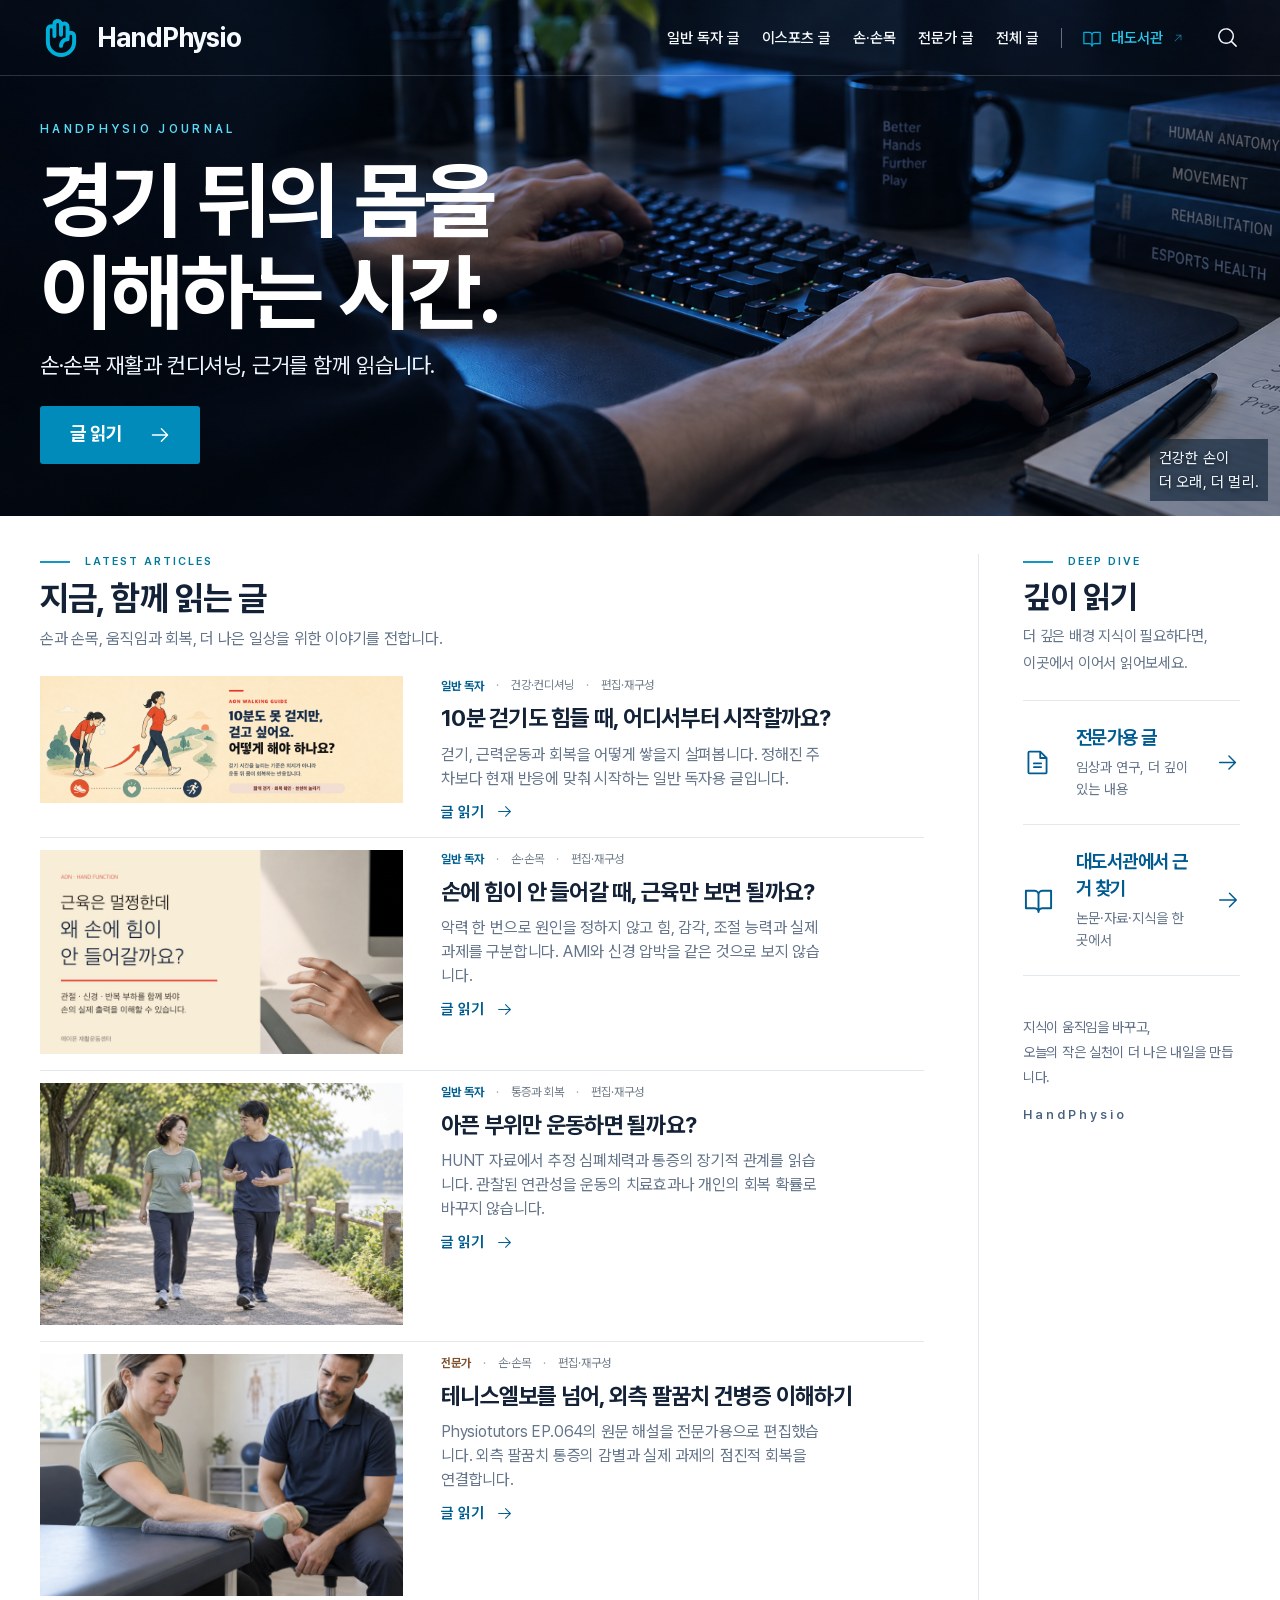
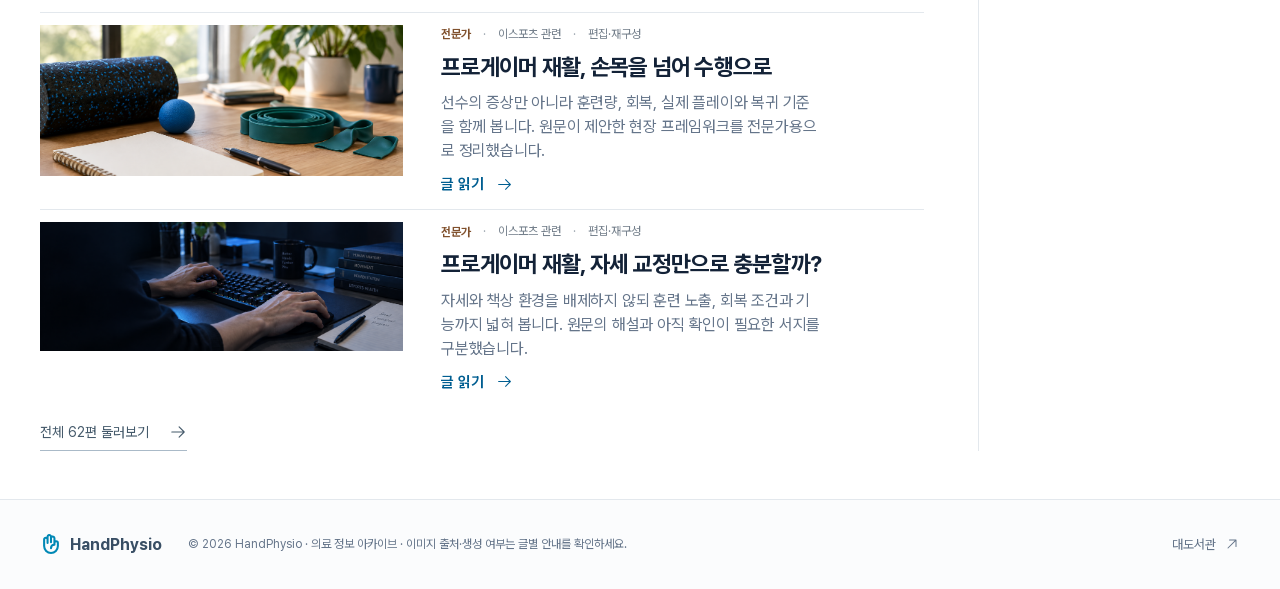
<file: index.html>
<!doctype html>
<html lang="ko">
  <head>
    <meta charset="UTF-8" />
    <meta name="viewport" content="width=device-width, initial-scale=1.0" />
    <meta name="description" content="HandPhysio — 손·손목 재활과 컨디셔닝, 근거를 함께 읽는 팀 블로그와 기존 원고 아카이브." />
    <meta name="robots" content="noindex,follow" />
    <link rel="icon" href="./assets/handphysio-icon.svg" type="image/svg+xml" />
    <title>HandPhysio · 손·손목 재활과 컨디셔닝</title>
    <script type="module" crossorigin src="./assets/index-CQiL6Qil.js"></script>
    <link rel="stylesheet" crossorigin href="./assets/index-WDQqkpLb.css">
  </head>
  <body>
    <div id="root"></div>
  </body>
</html>
</file>
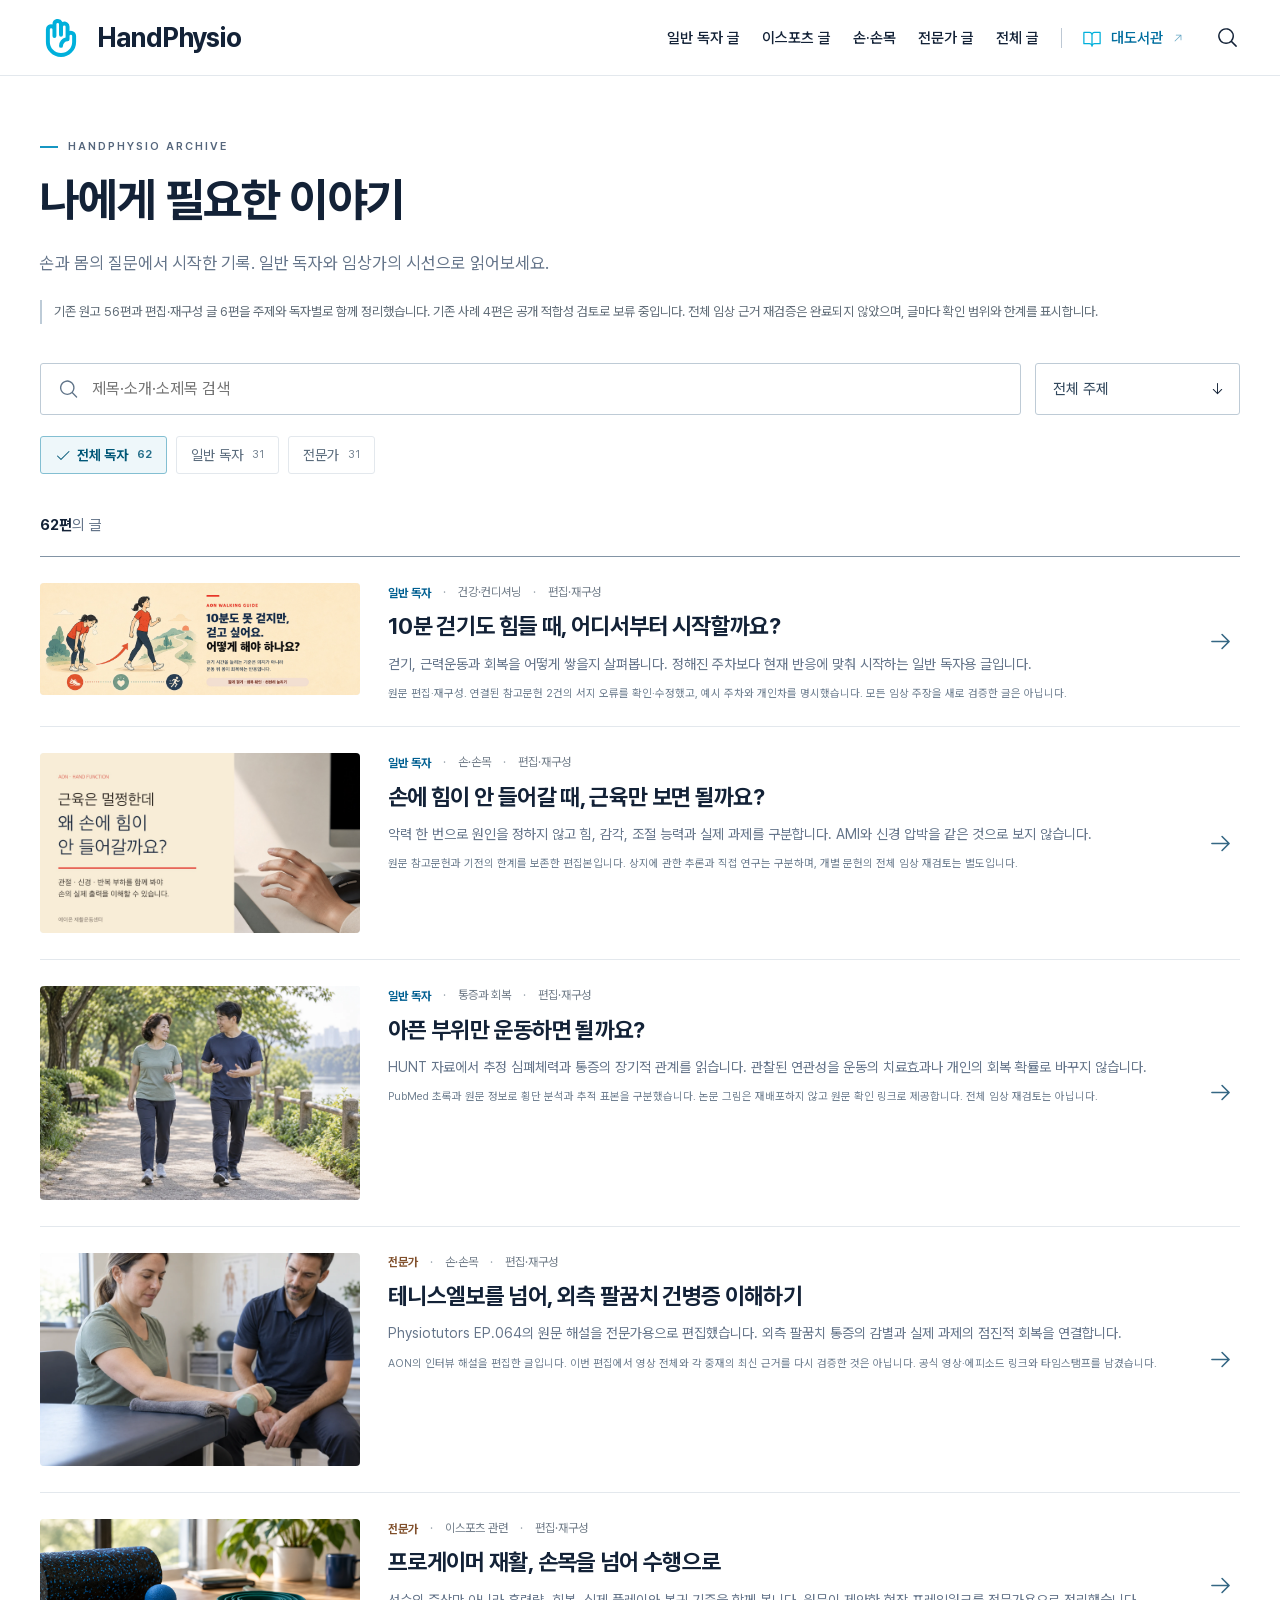
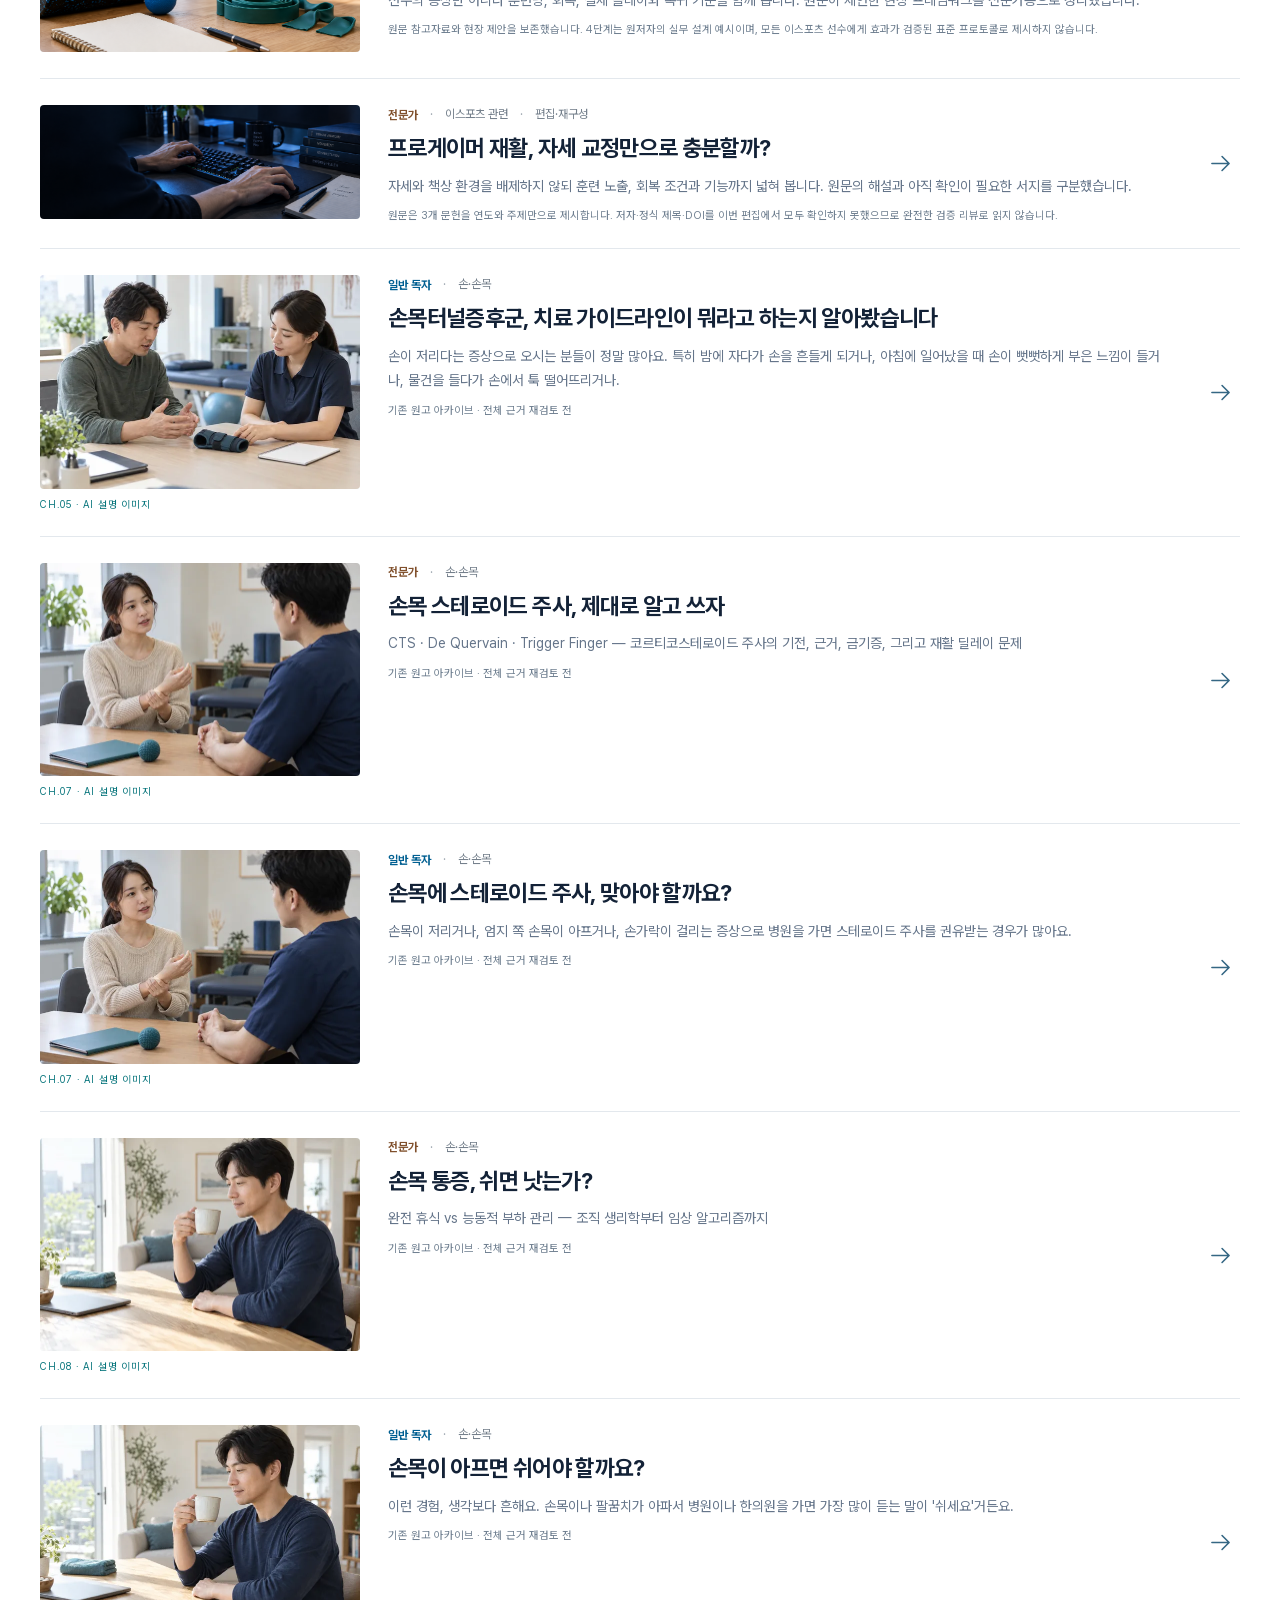
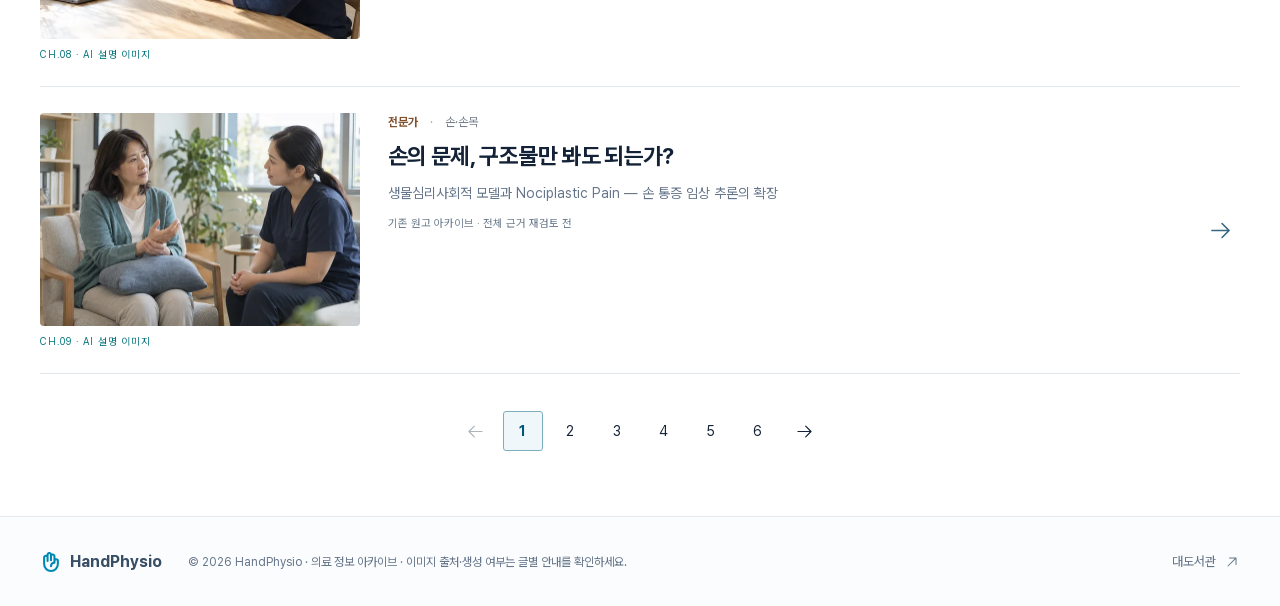
<file: posts/index.html>
<!doctype html>
<html lang="ko"><head><meta charset="utf-8"><meta name="viewport" content="width=device-width,initial-scale=1"><meta name="robots" content="noindex,follow"><title>전체 글 | HandPhysio</title><link rel="canonical" href="https://kjp9204-oss.github.io/handphysio/#articles"><meta http-equiv="refresh" content="0;url=../#articles"></head><body><p>HandPhysio의 새 글 화면으로 연결합니다.</p><p><a href="../#articles">전체 글 바로 열기</a></p><script>location.replace("../#articles");</script></body></html>
</file>
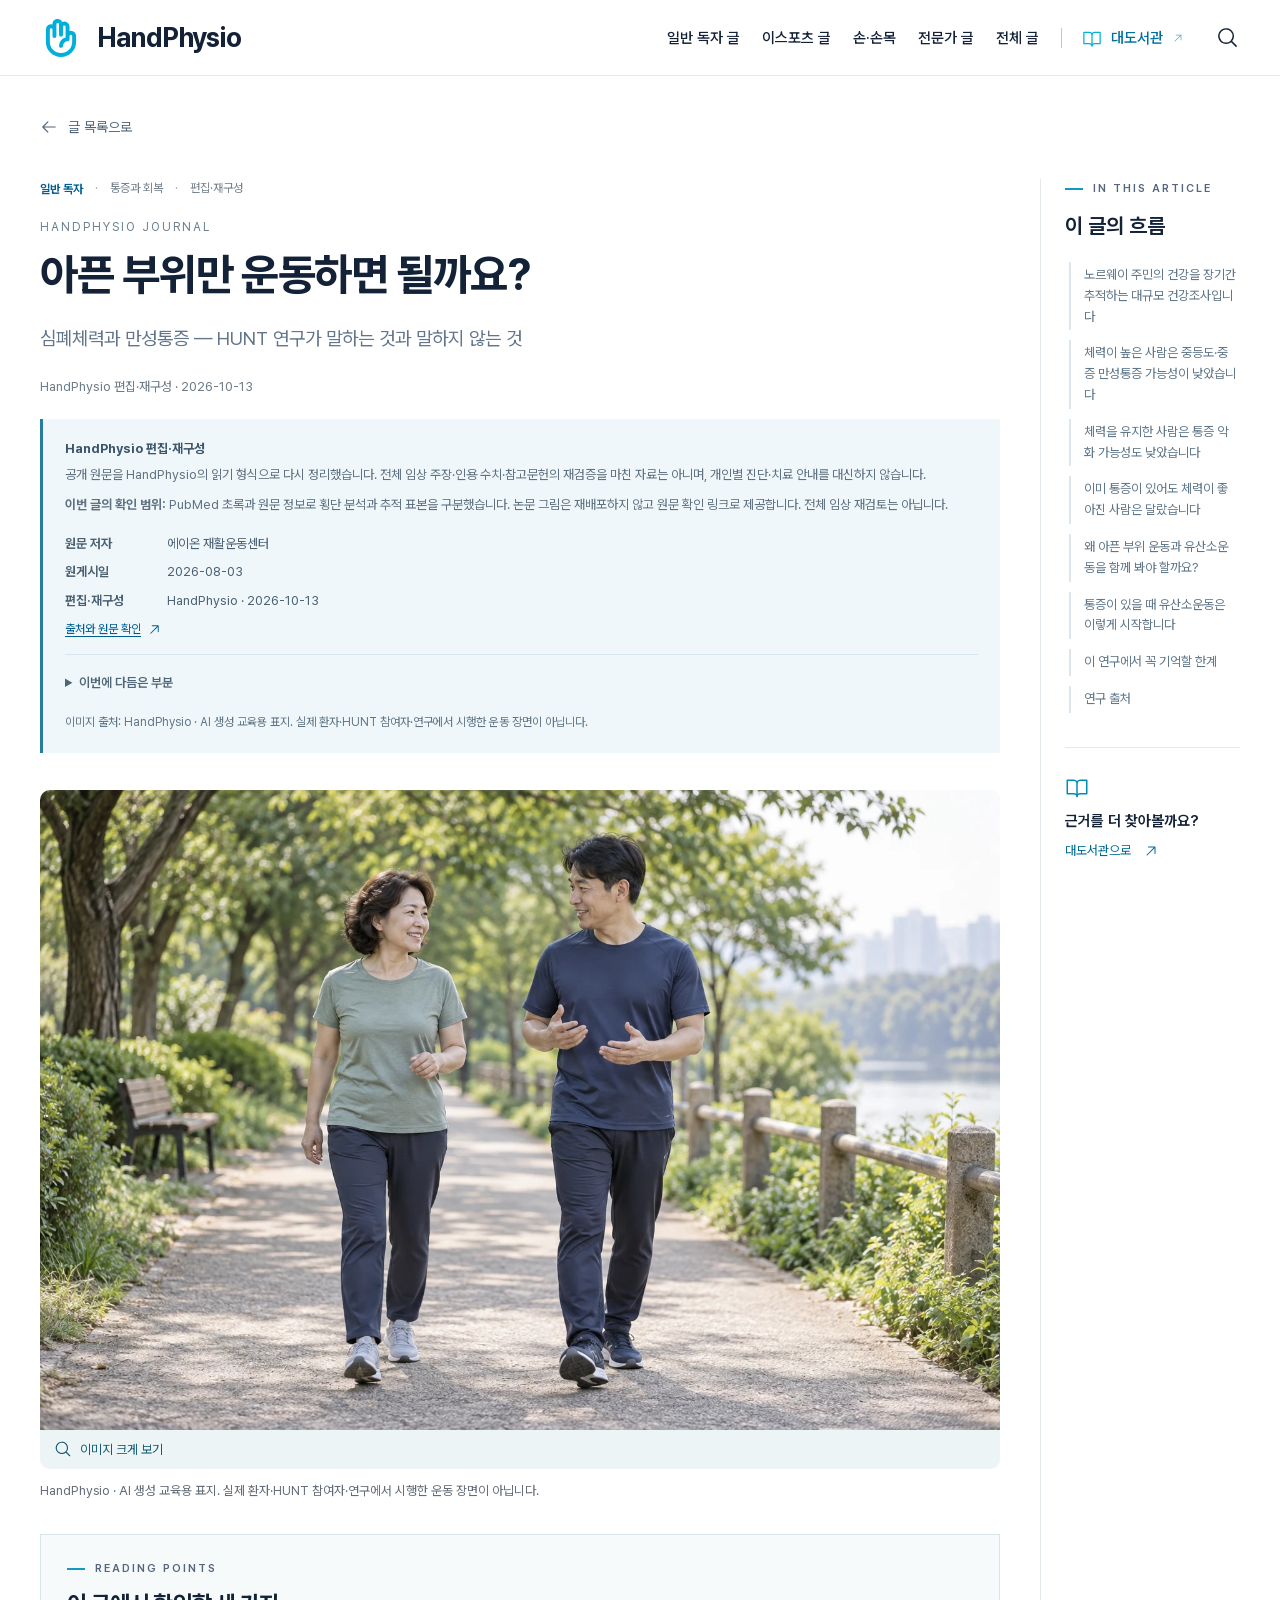
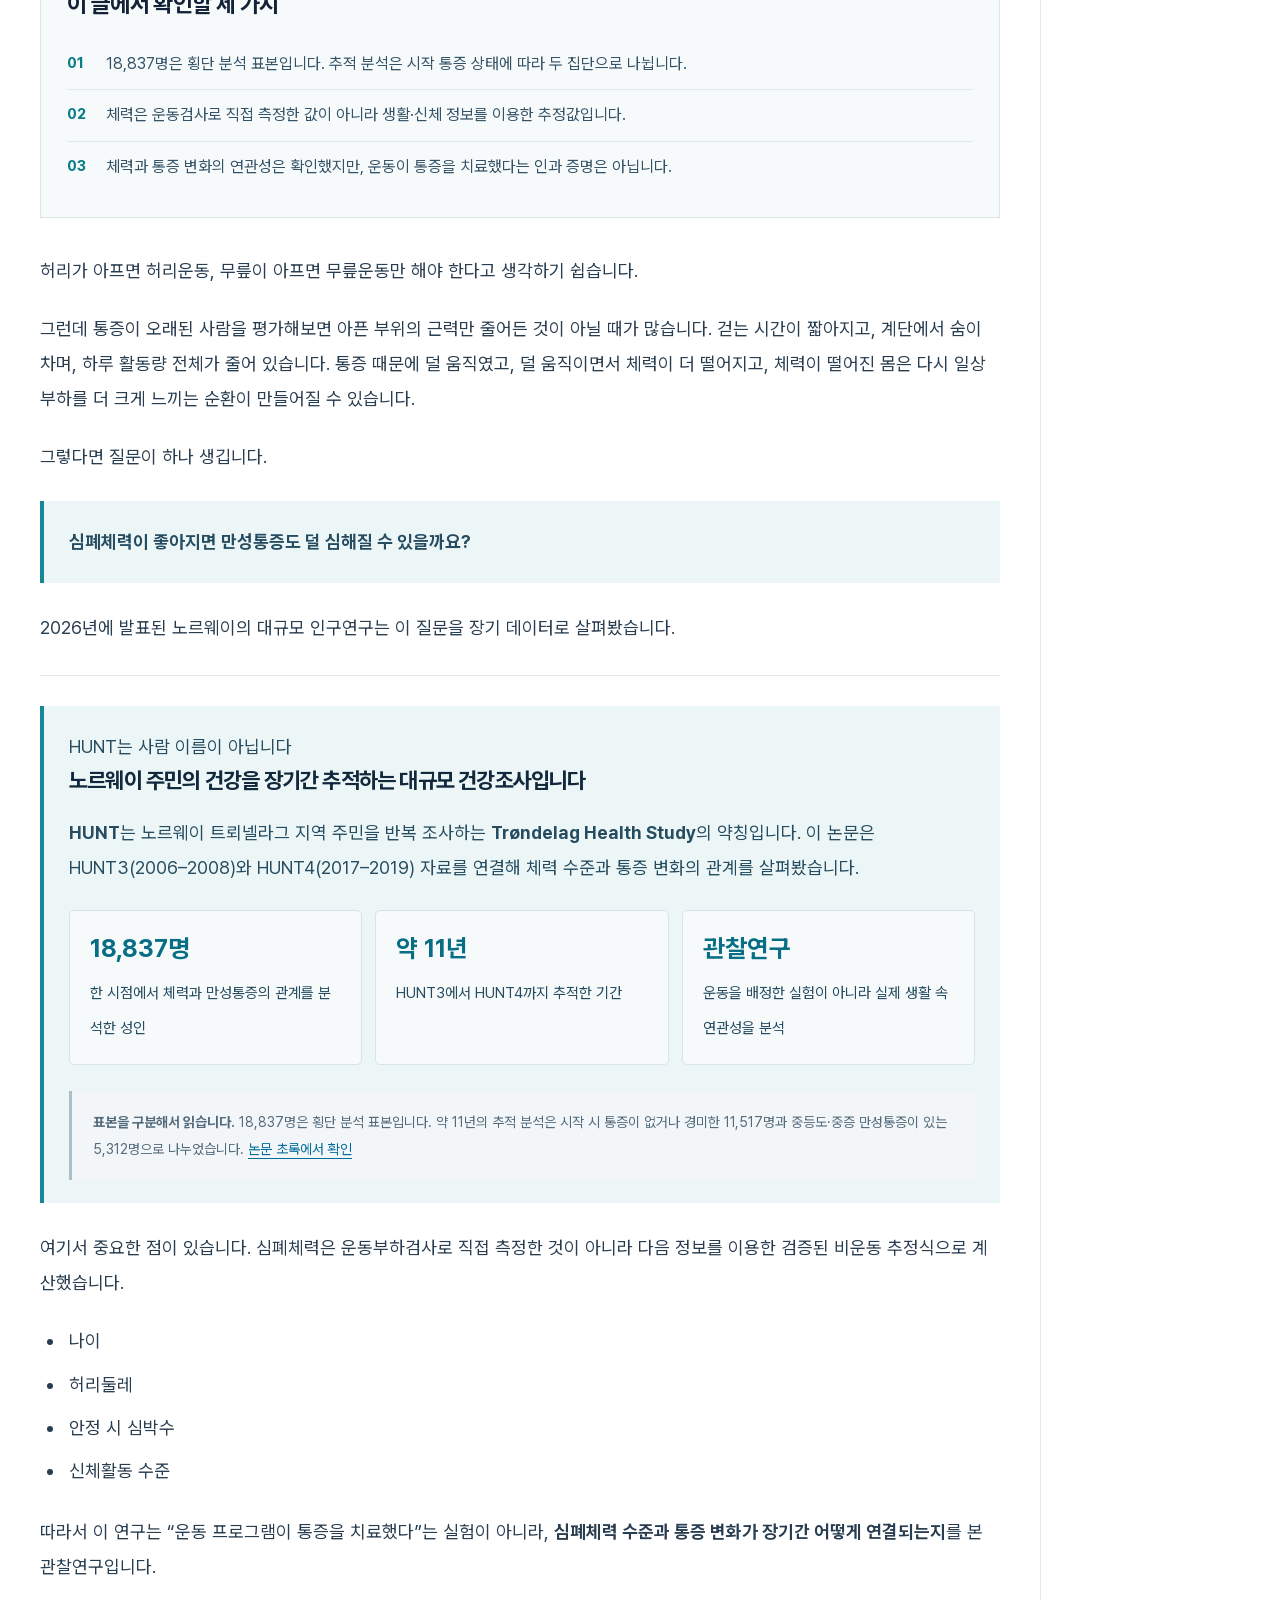
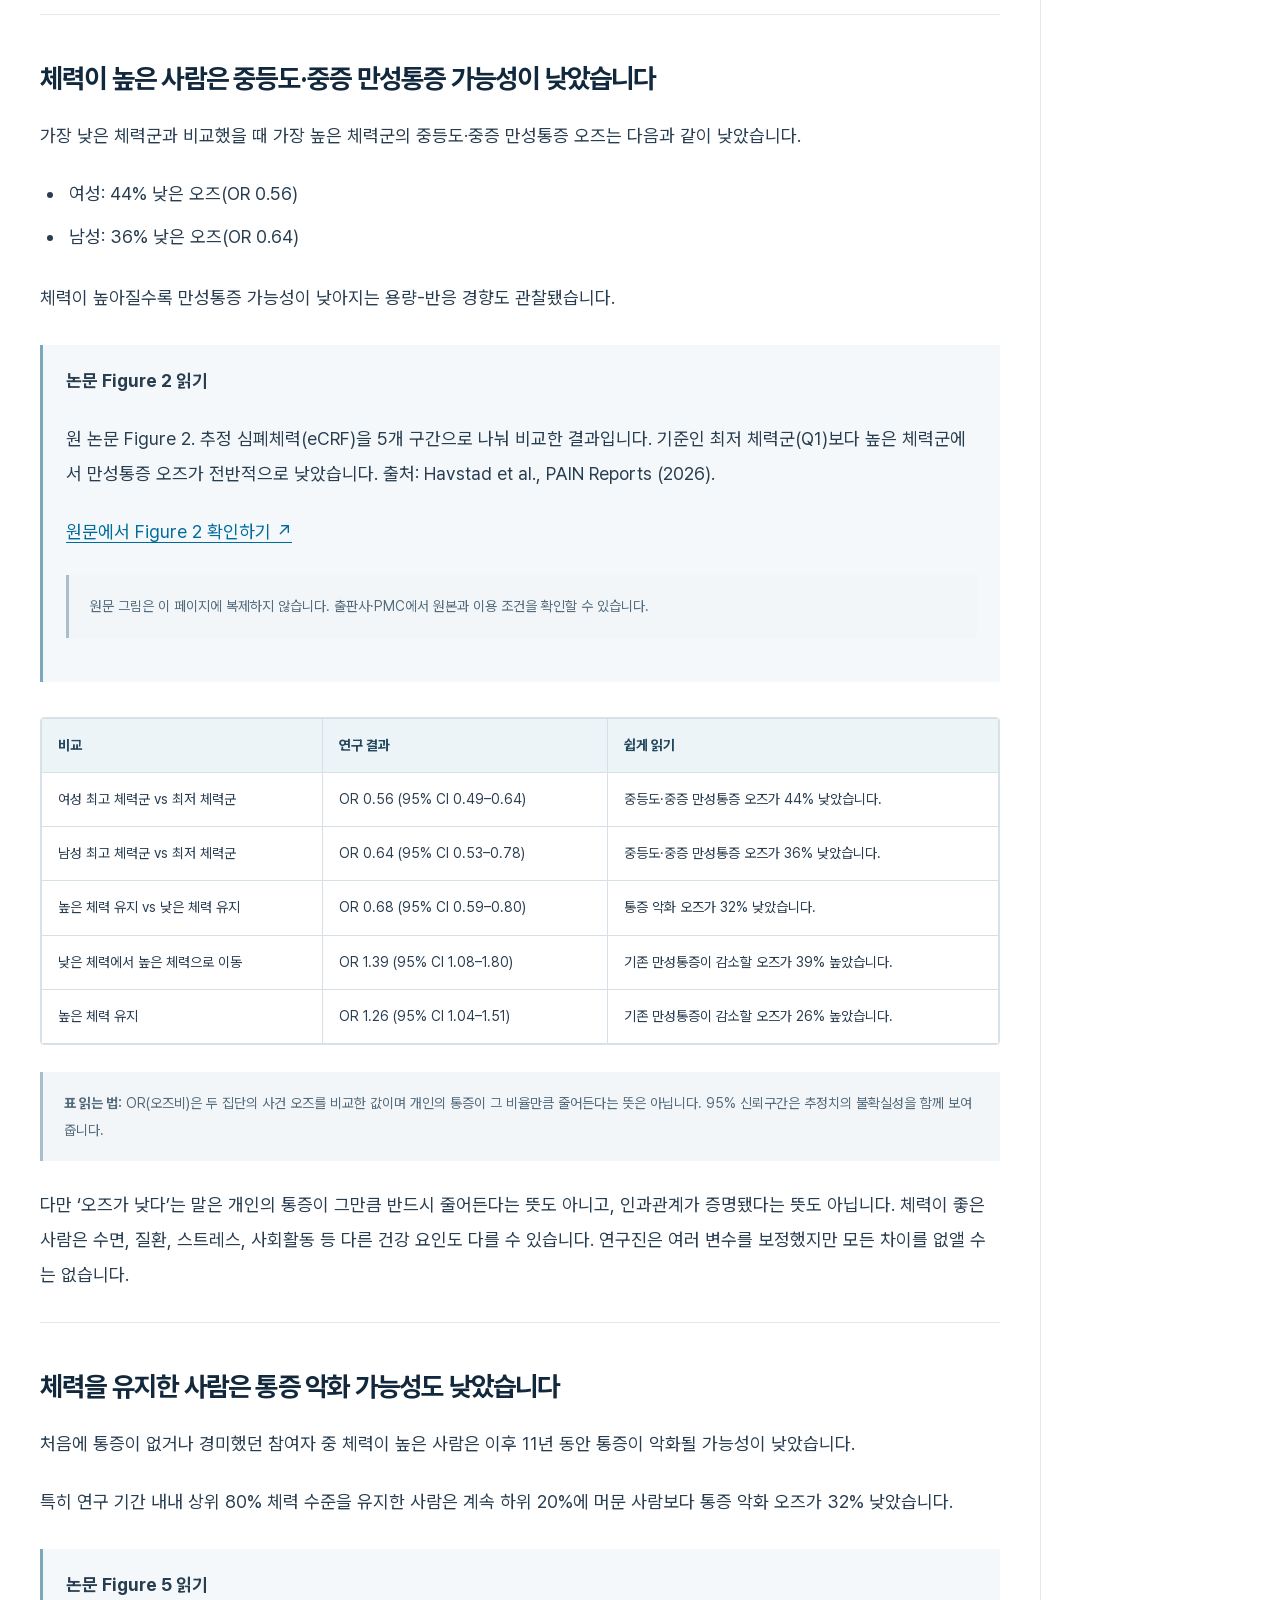
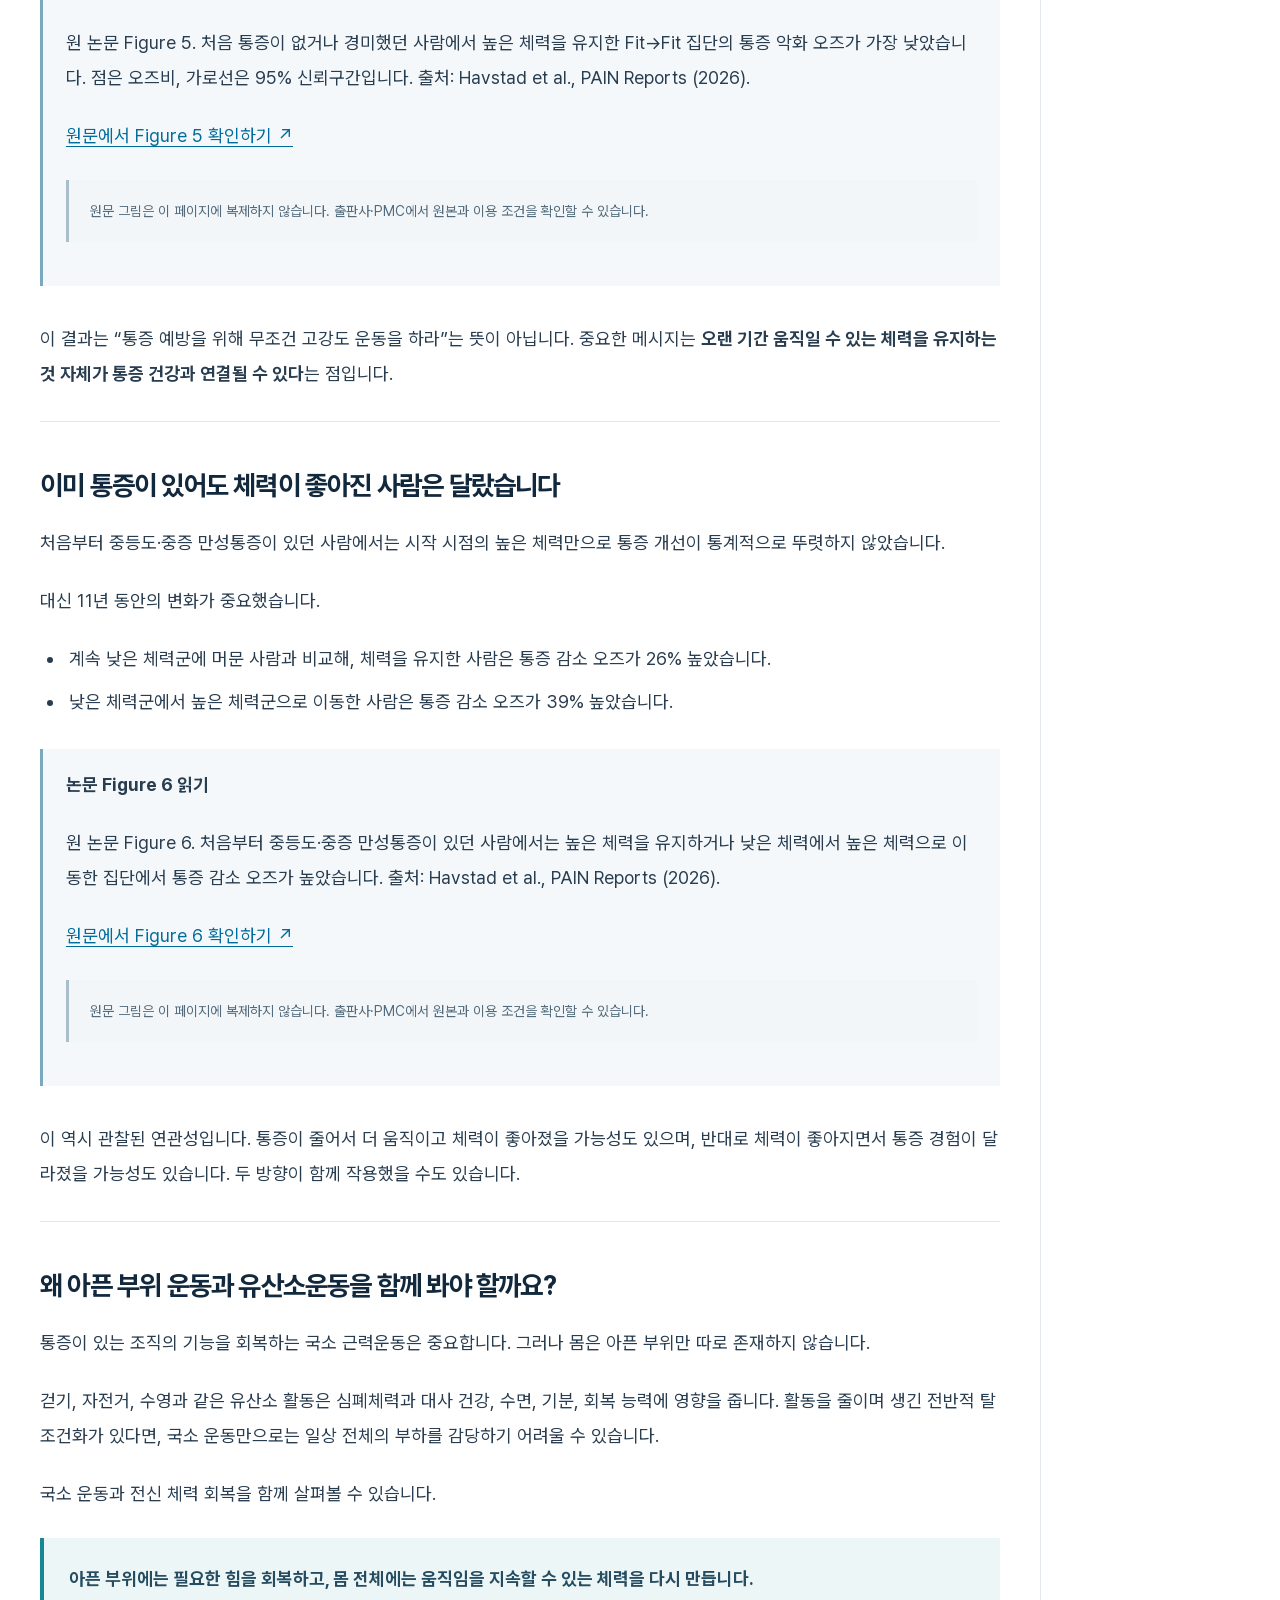
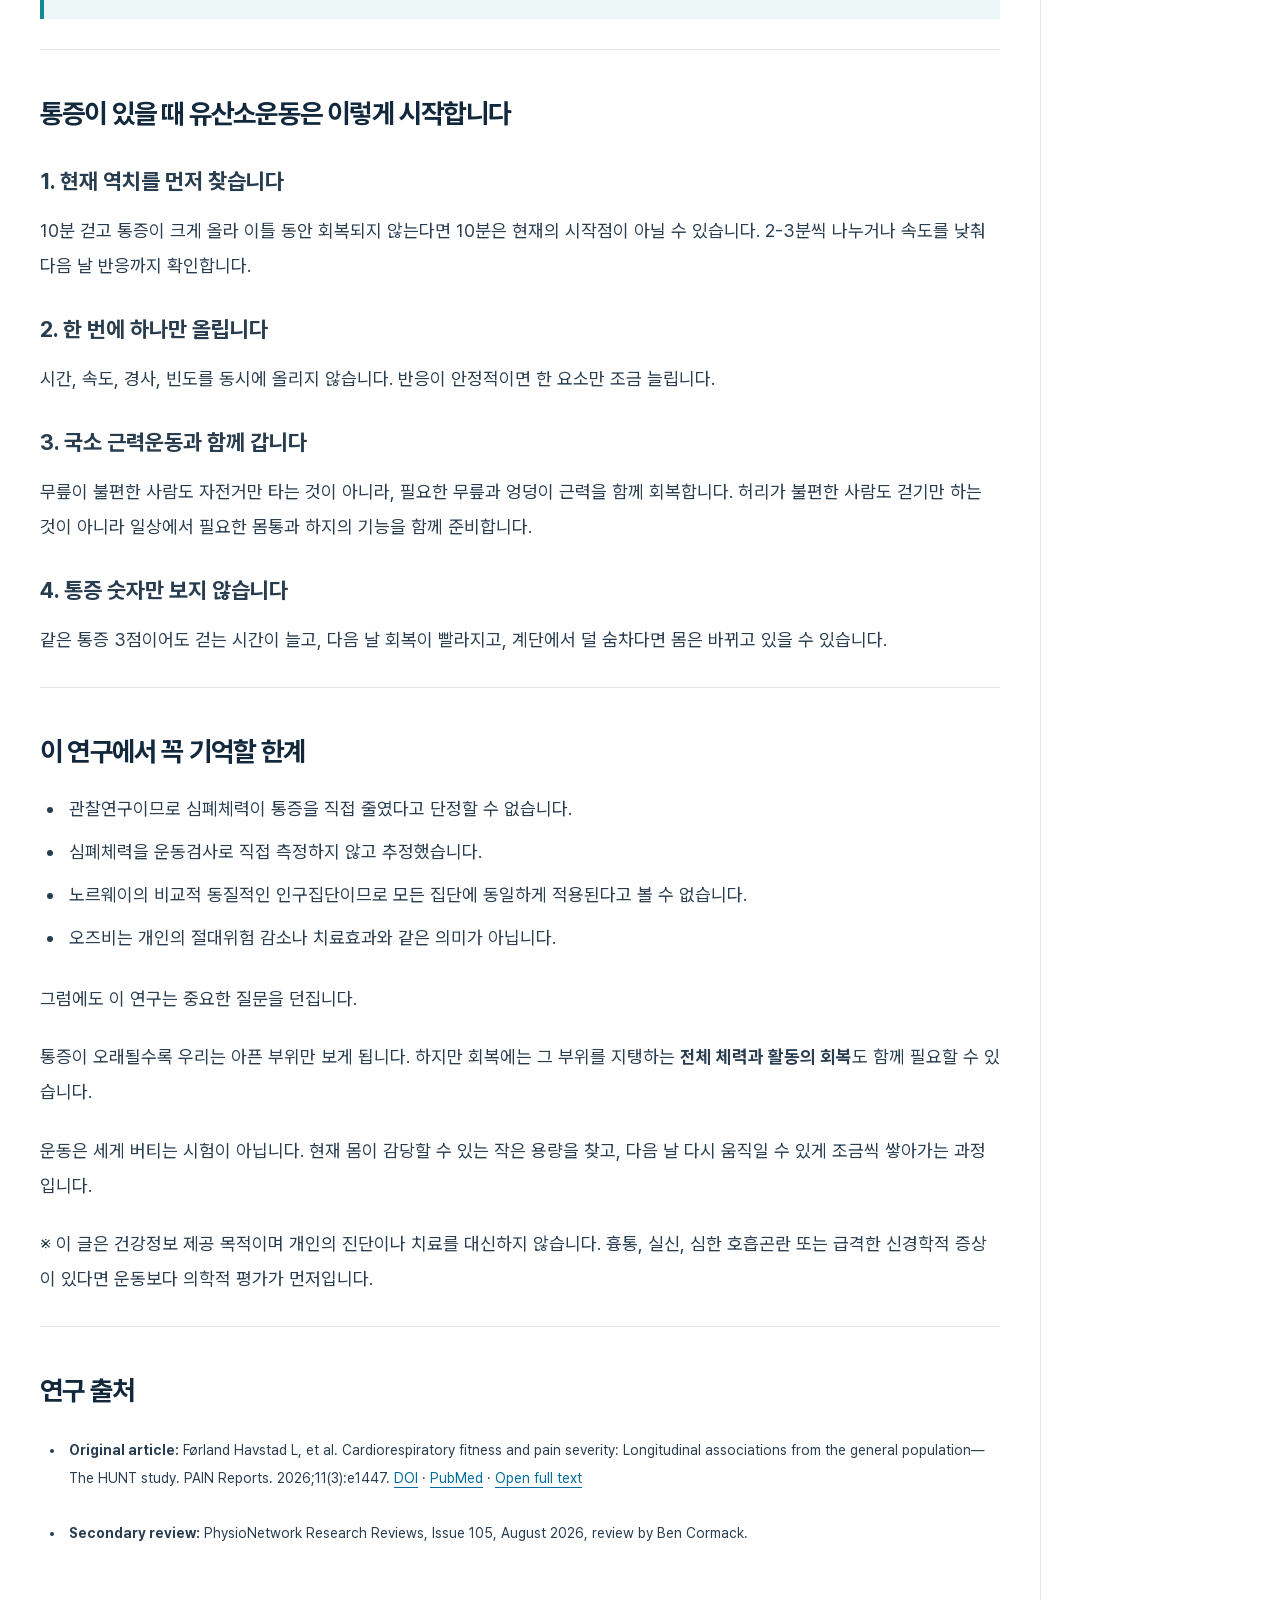
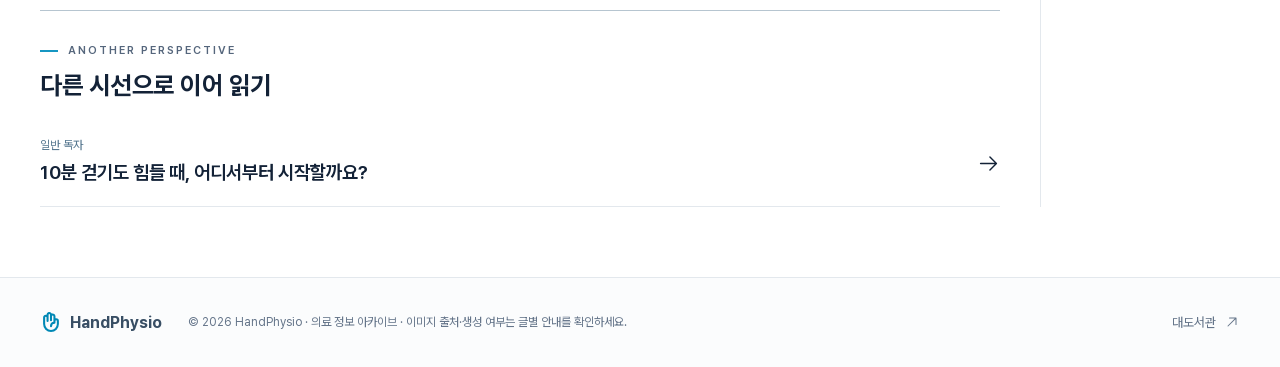
<file: posts/cardiorespiratory-fitness-and-chronic-pain.html>
<!doctype html>
<html lang="ko"><head><meta charset="utf-8"><meta name="viewport" content="width=device-width,initial-scale=1"><meta name="robots" content="noindex,follow"><title>아픈 부위만 운동하면 될까요? | HandPhysio</title><link rel="canonical" href="https://kjp9204-oss.github.io/handphysio/#read/aon-cardiorespiratory-fitness-and-chronic-pain"><meta http-equiv="refresh" content="0;url=../#read/aon-cardiorespiratory-fitness-and-chronic-pain"></head><body><p>HandPhysio의 새 글 화면으로 연결합니다.</p><p><a href="../#read/aon-cardiorespiratory-fitness-and-chronic-pain">아픈 부위만 운동하면 될까요? 바로 열기</a></p><script>location.replace("../#read/aon-cardiorespiratory-fitness-and-chronic-pain");</script></body></html>
</file>
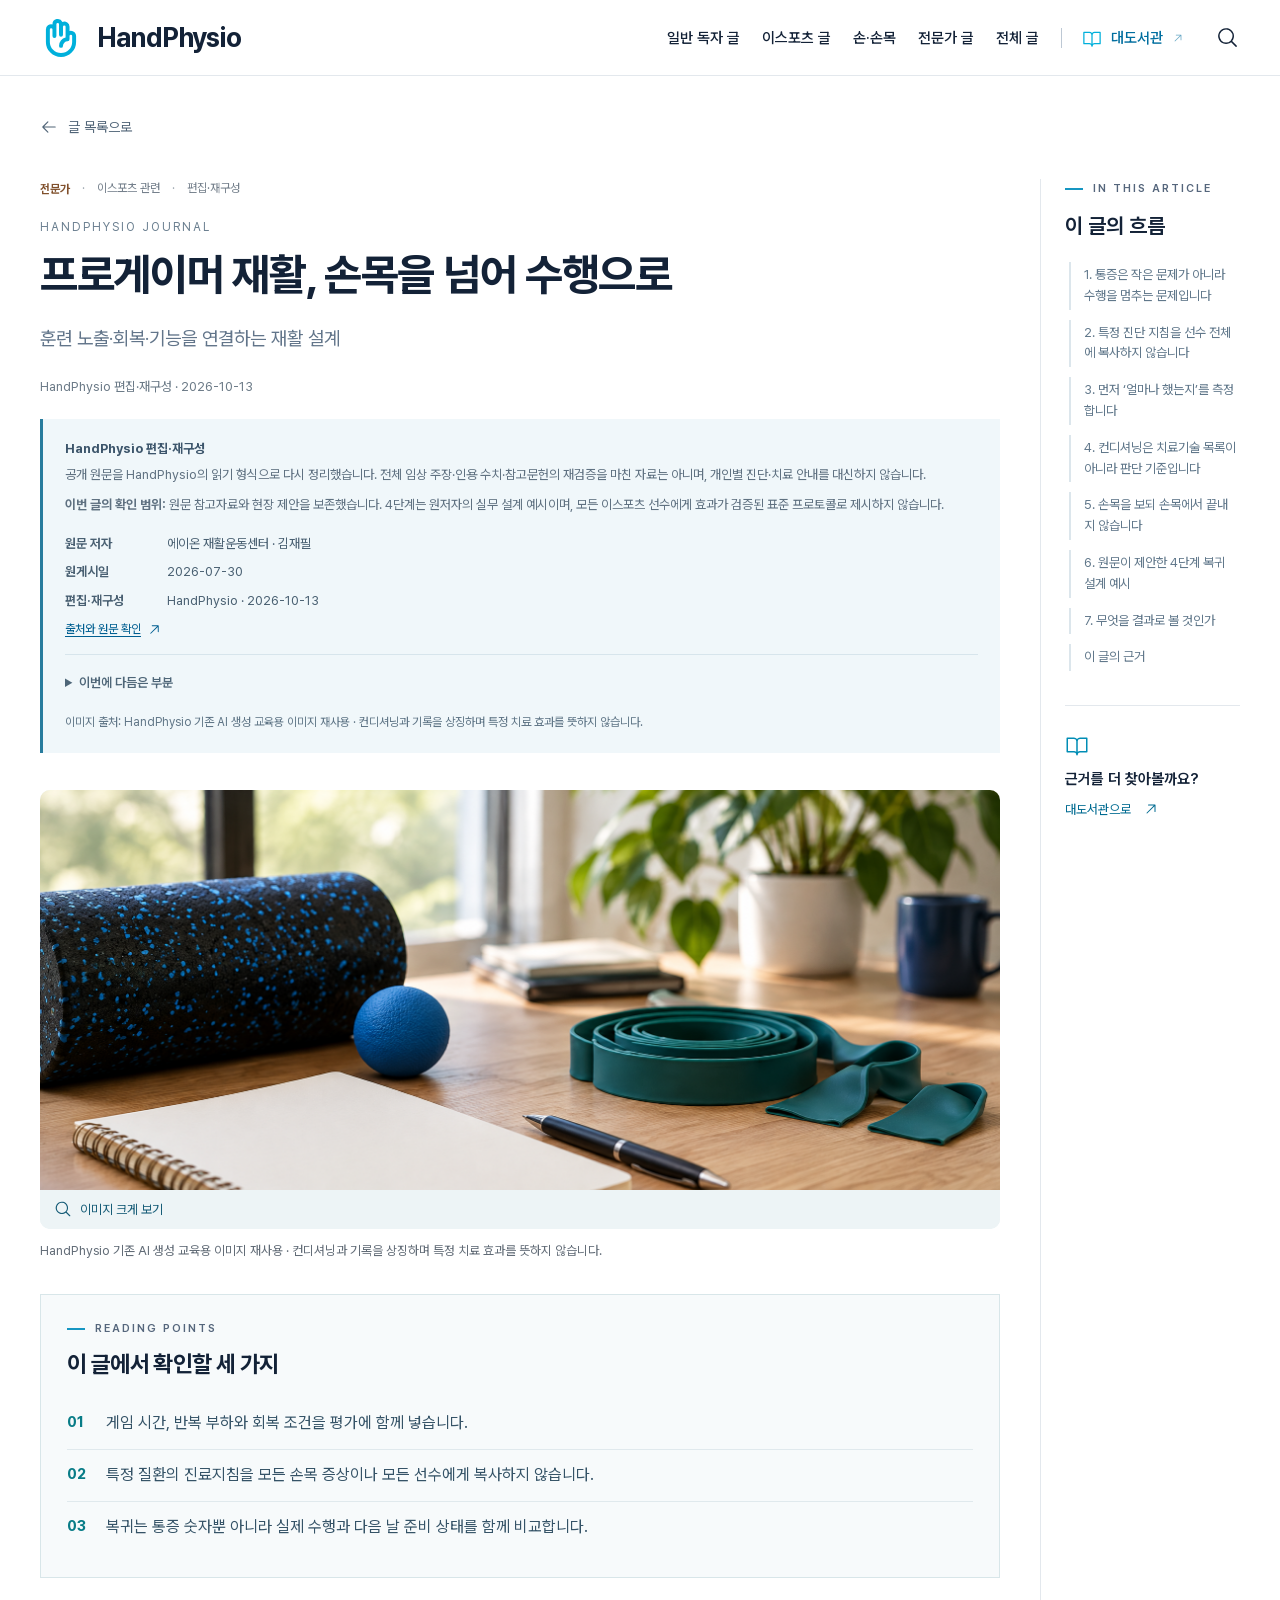
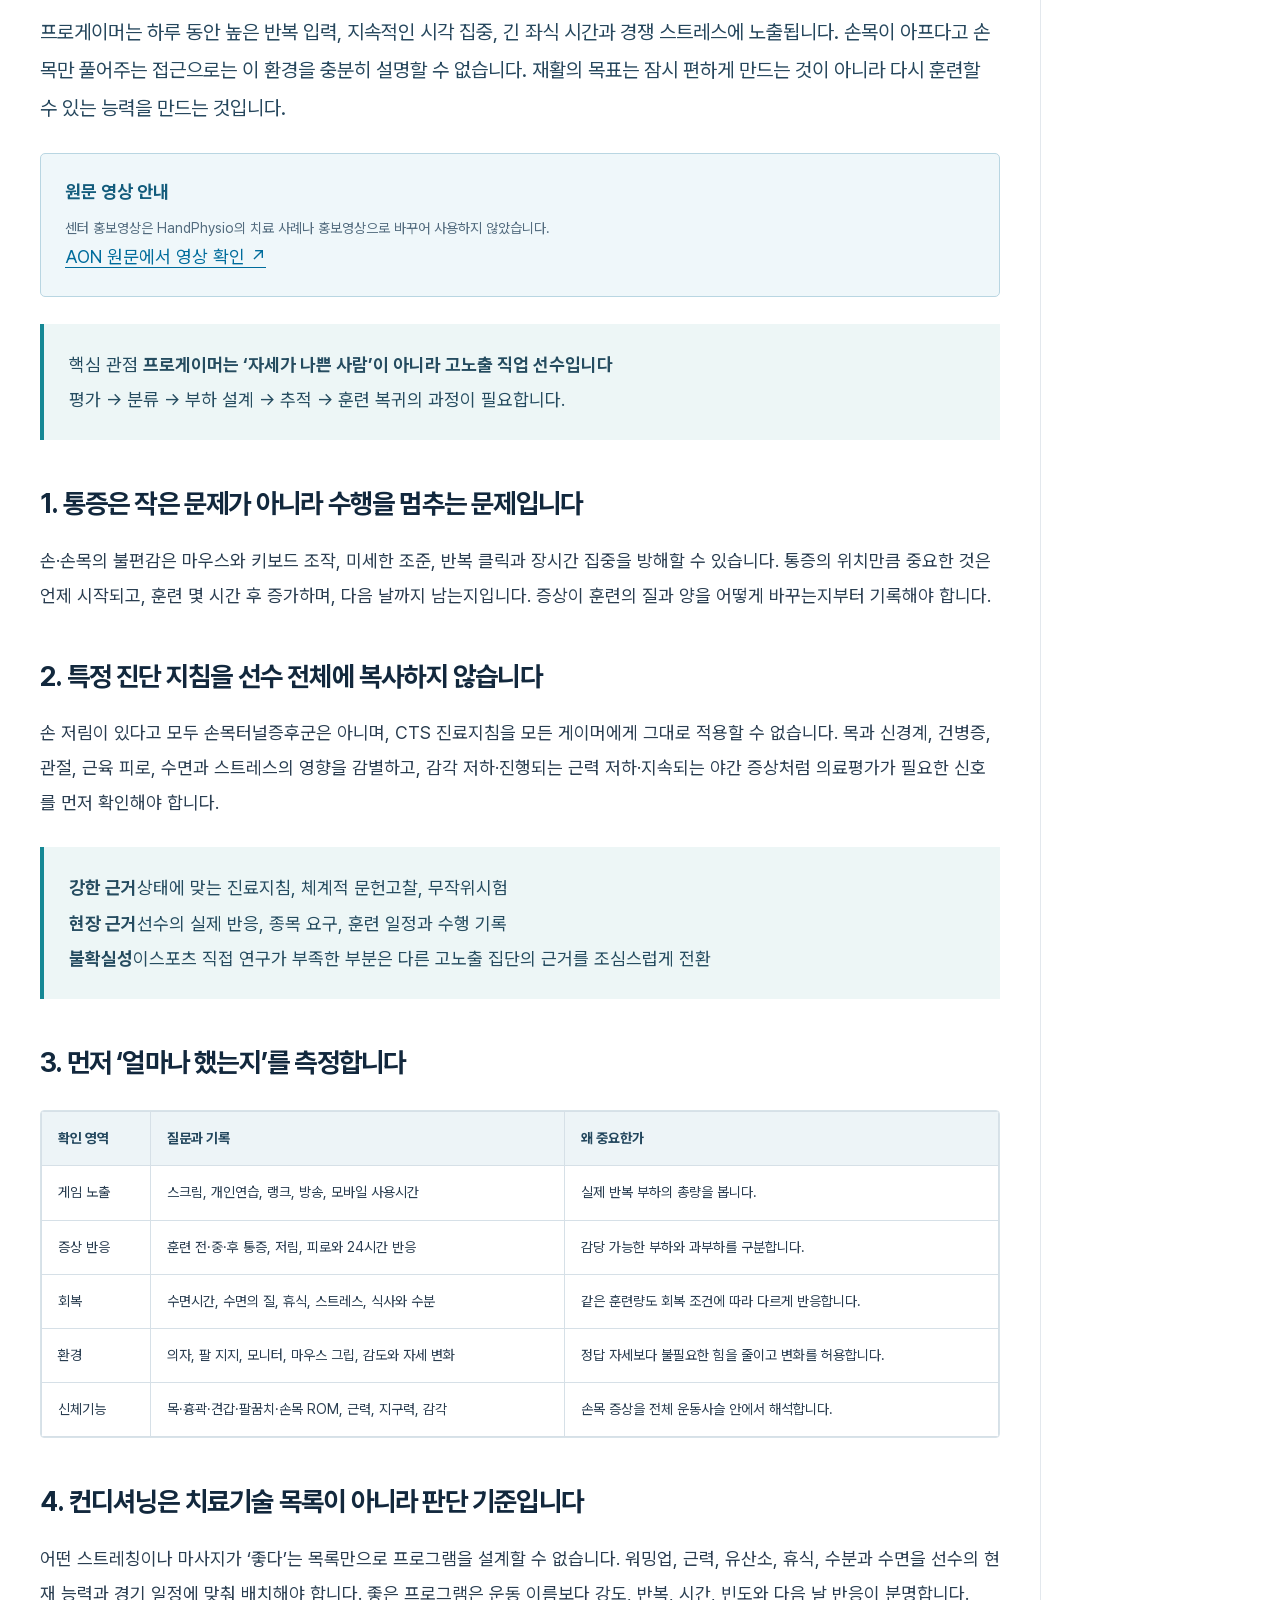
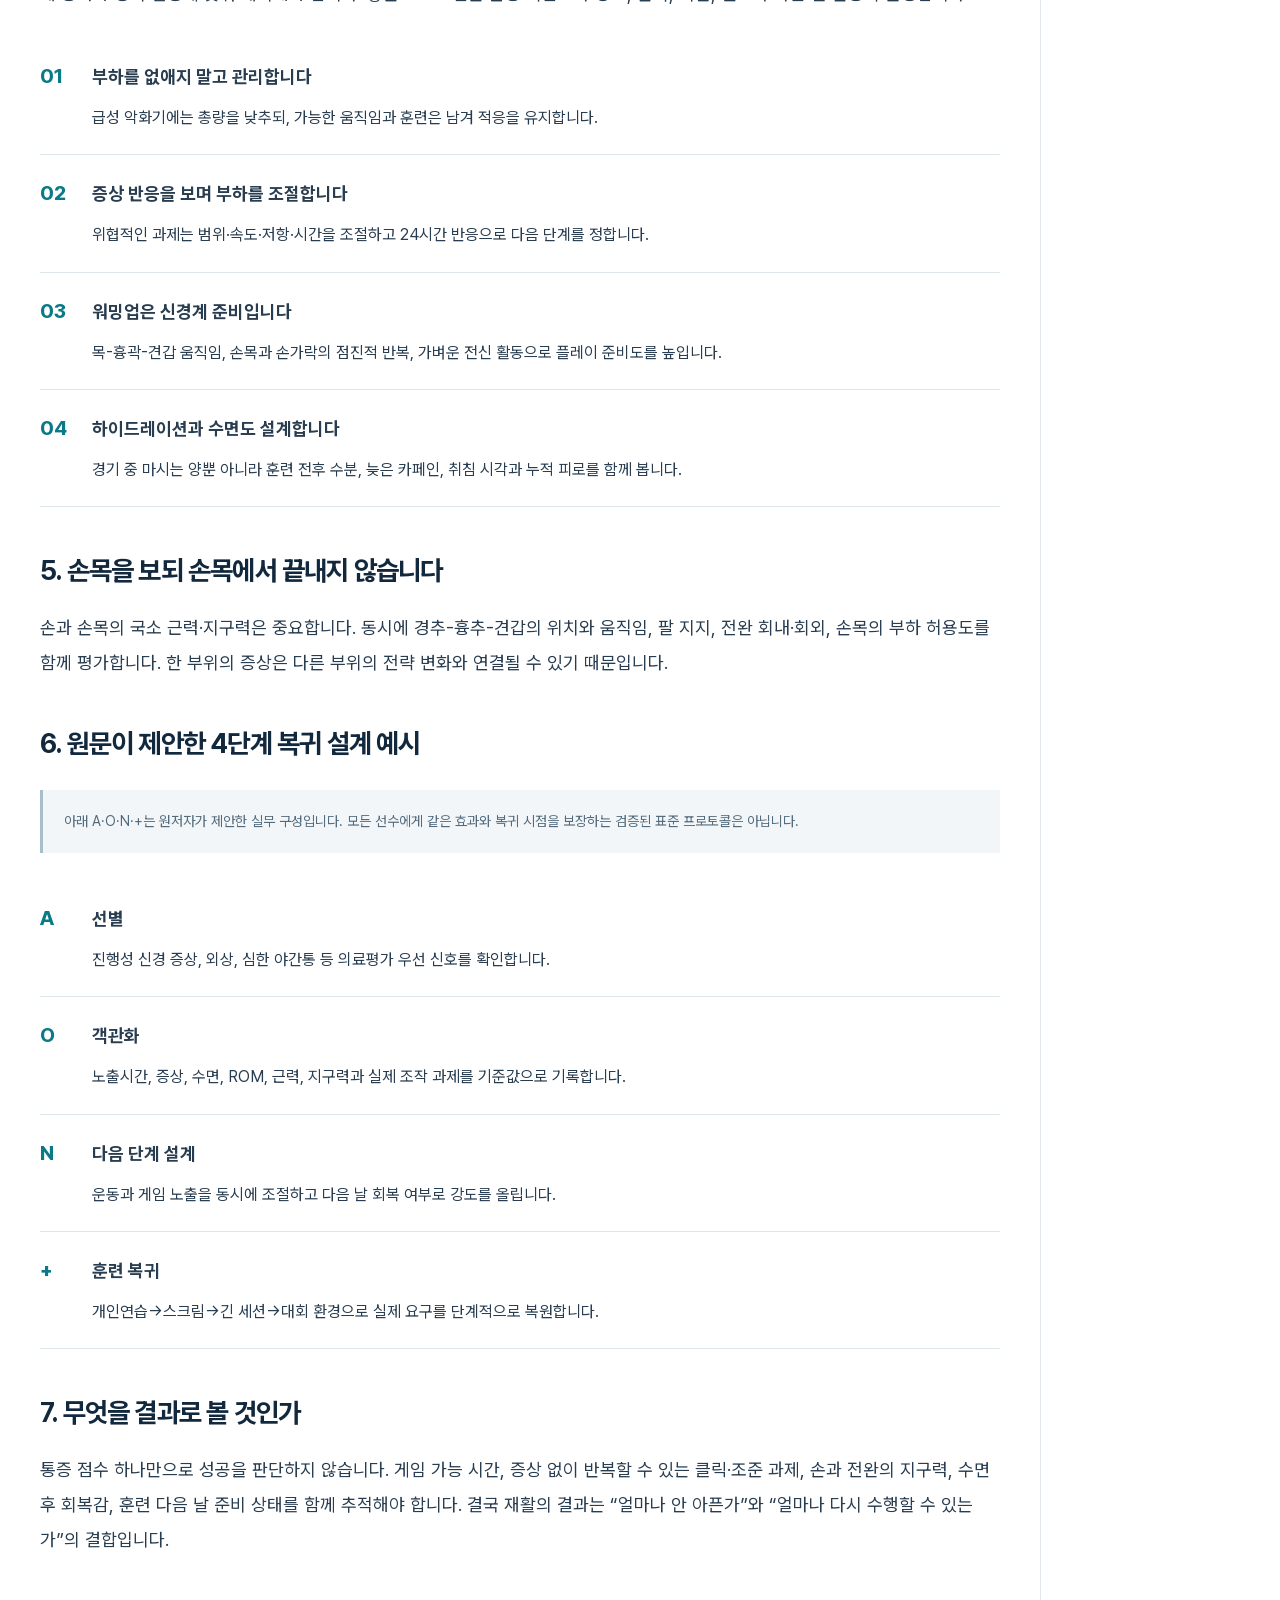
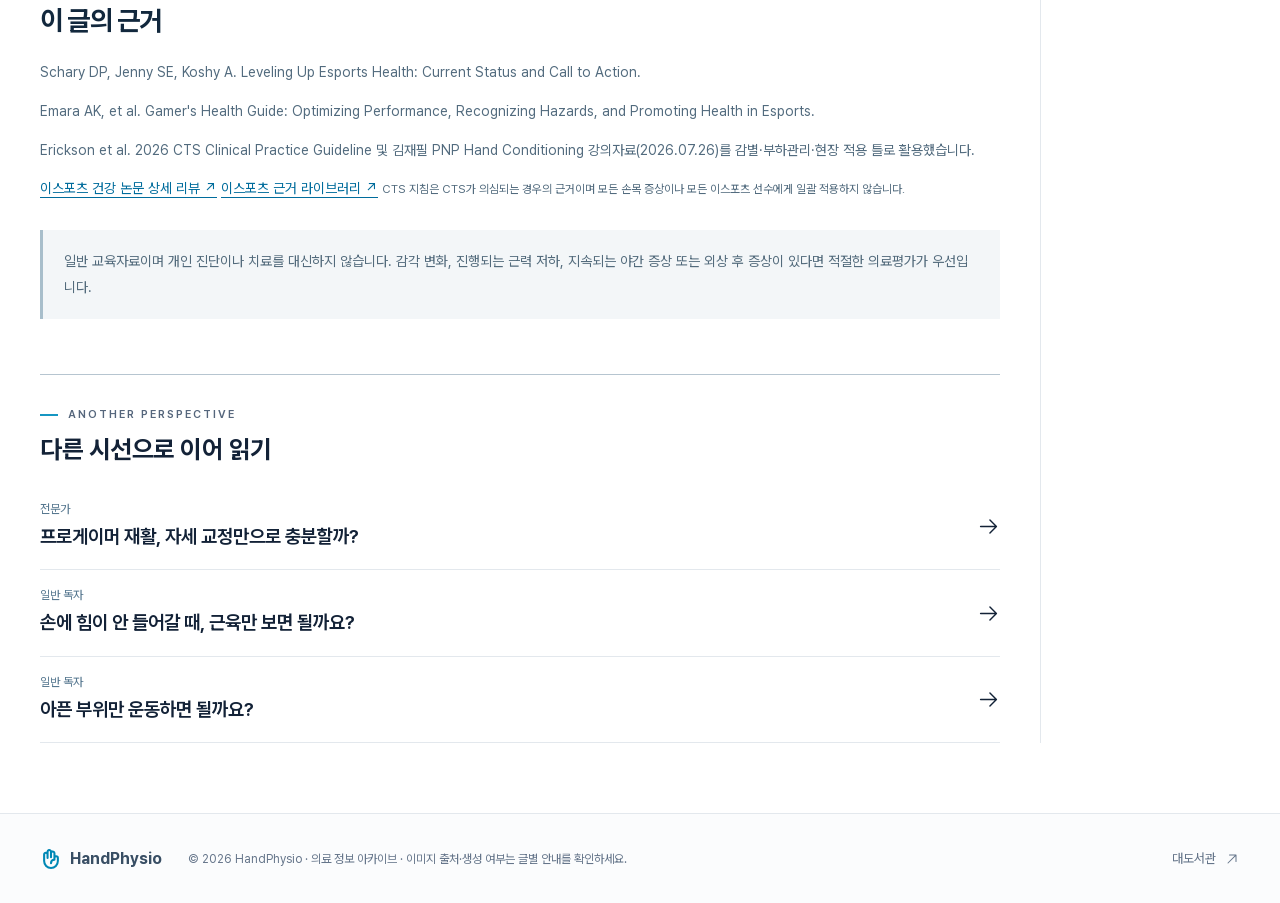
<file: posts/esports-athlete-rehab-load-recovery.html>
<!doctype html>
<html lang="ko"><head><meta charset="utf-8"><meta name="viewport" content="width=device-width,initial-scale=1"><meta name="robots" content="noindex,follow"><title>프로게이머 재활, 손목을 넘어 수행으로 | HandPhysio</title><link rel="canonical" href="https://kjp9204-oss.github.io/handphysio/#read/aon-esports-athlete-rehab-load-recovery"><meta http-equiv="refresh" content="0;url=../#read/aon-esports-athlete-rehab-load-recovery"></head><body><p>HandPhysio의 새 글 화면으로 연결합니다.</p><p><a href="../#read/aon-esports-athlete-rehab-load-recovery">프로게이머 재활, 손목을 넘어 수행으로 바로 열기</a></p><script>location.replace("../#read/aon-esports-athlete-rehab-load-recovery");</script></body></html>
</file>
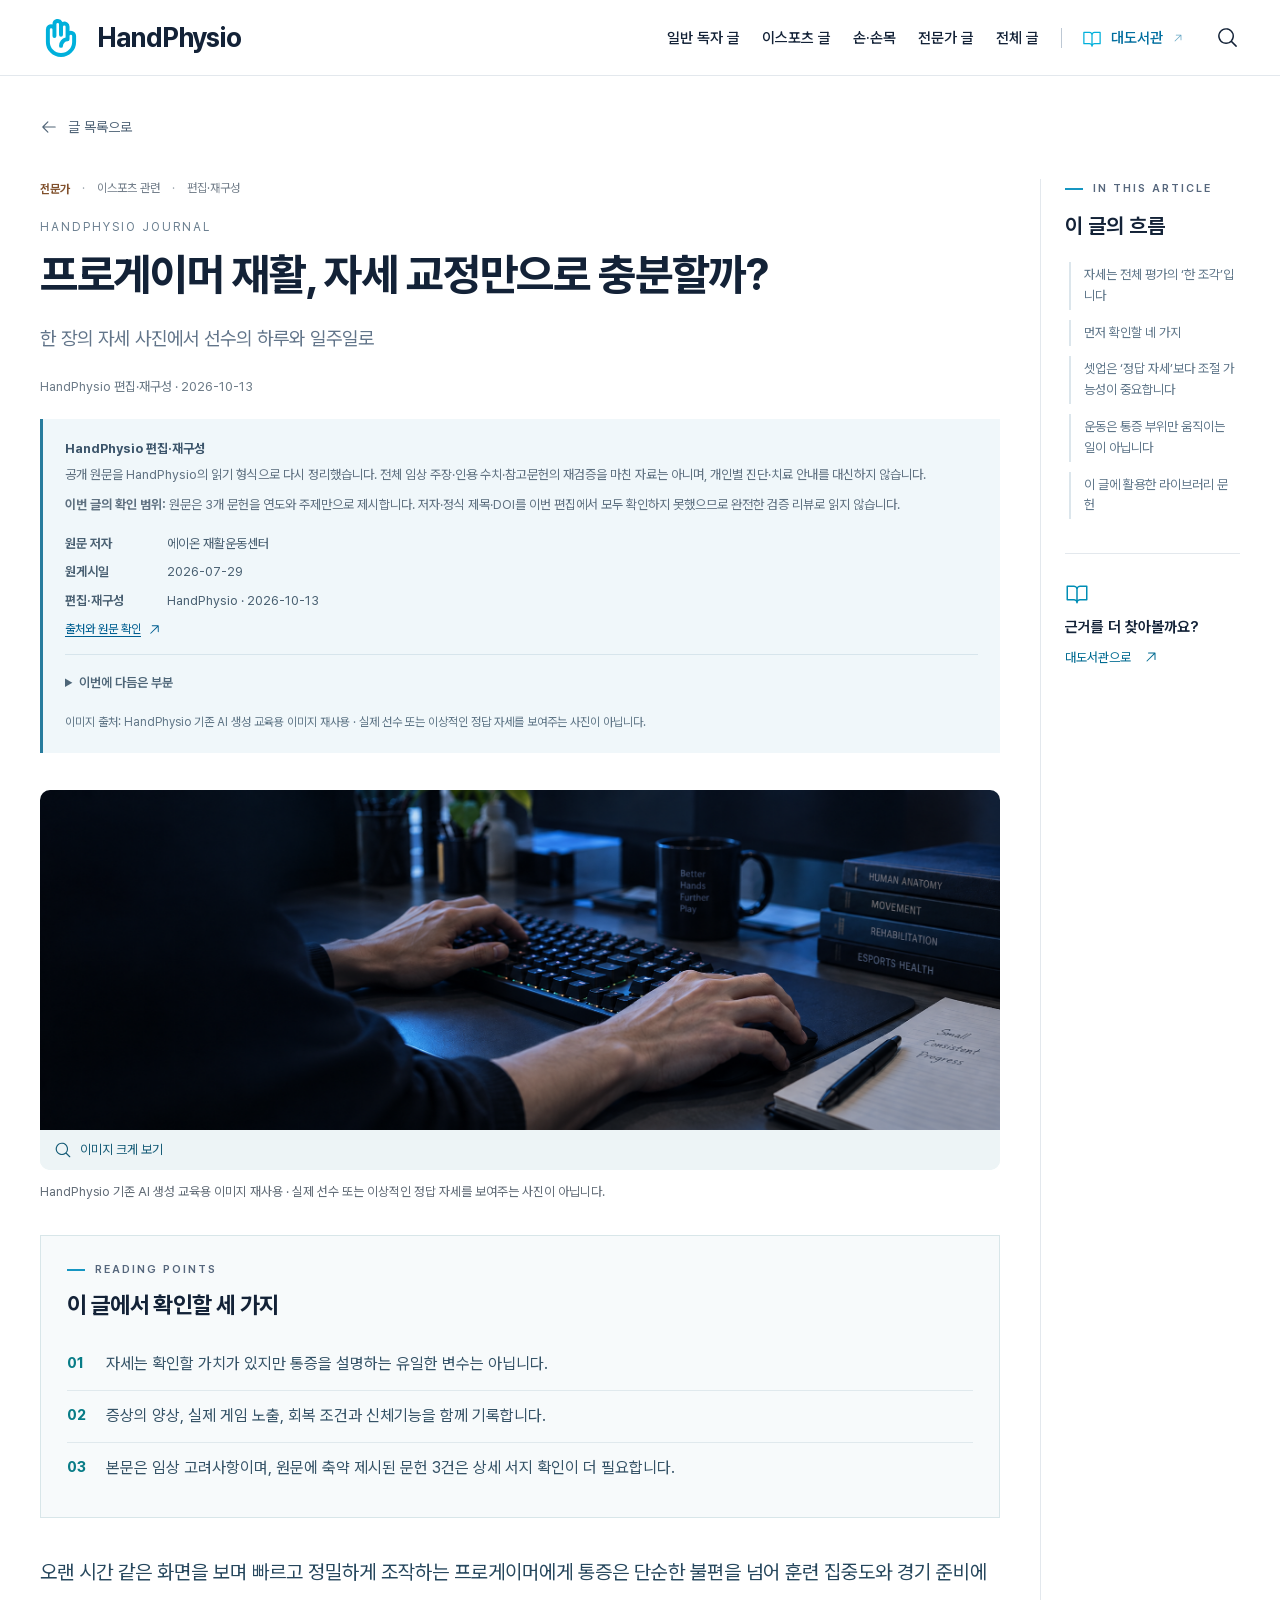
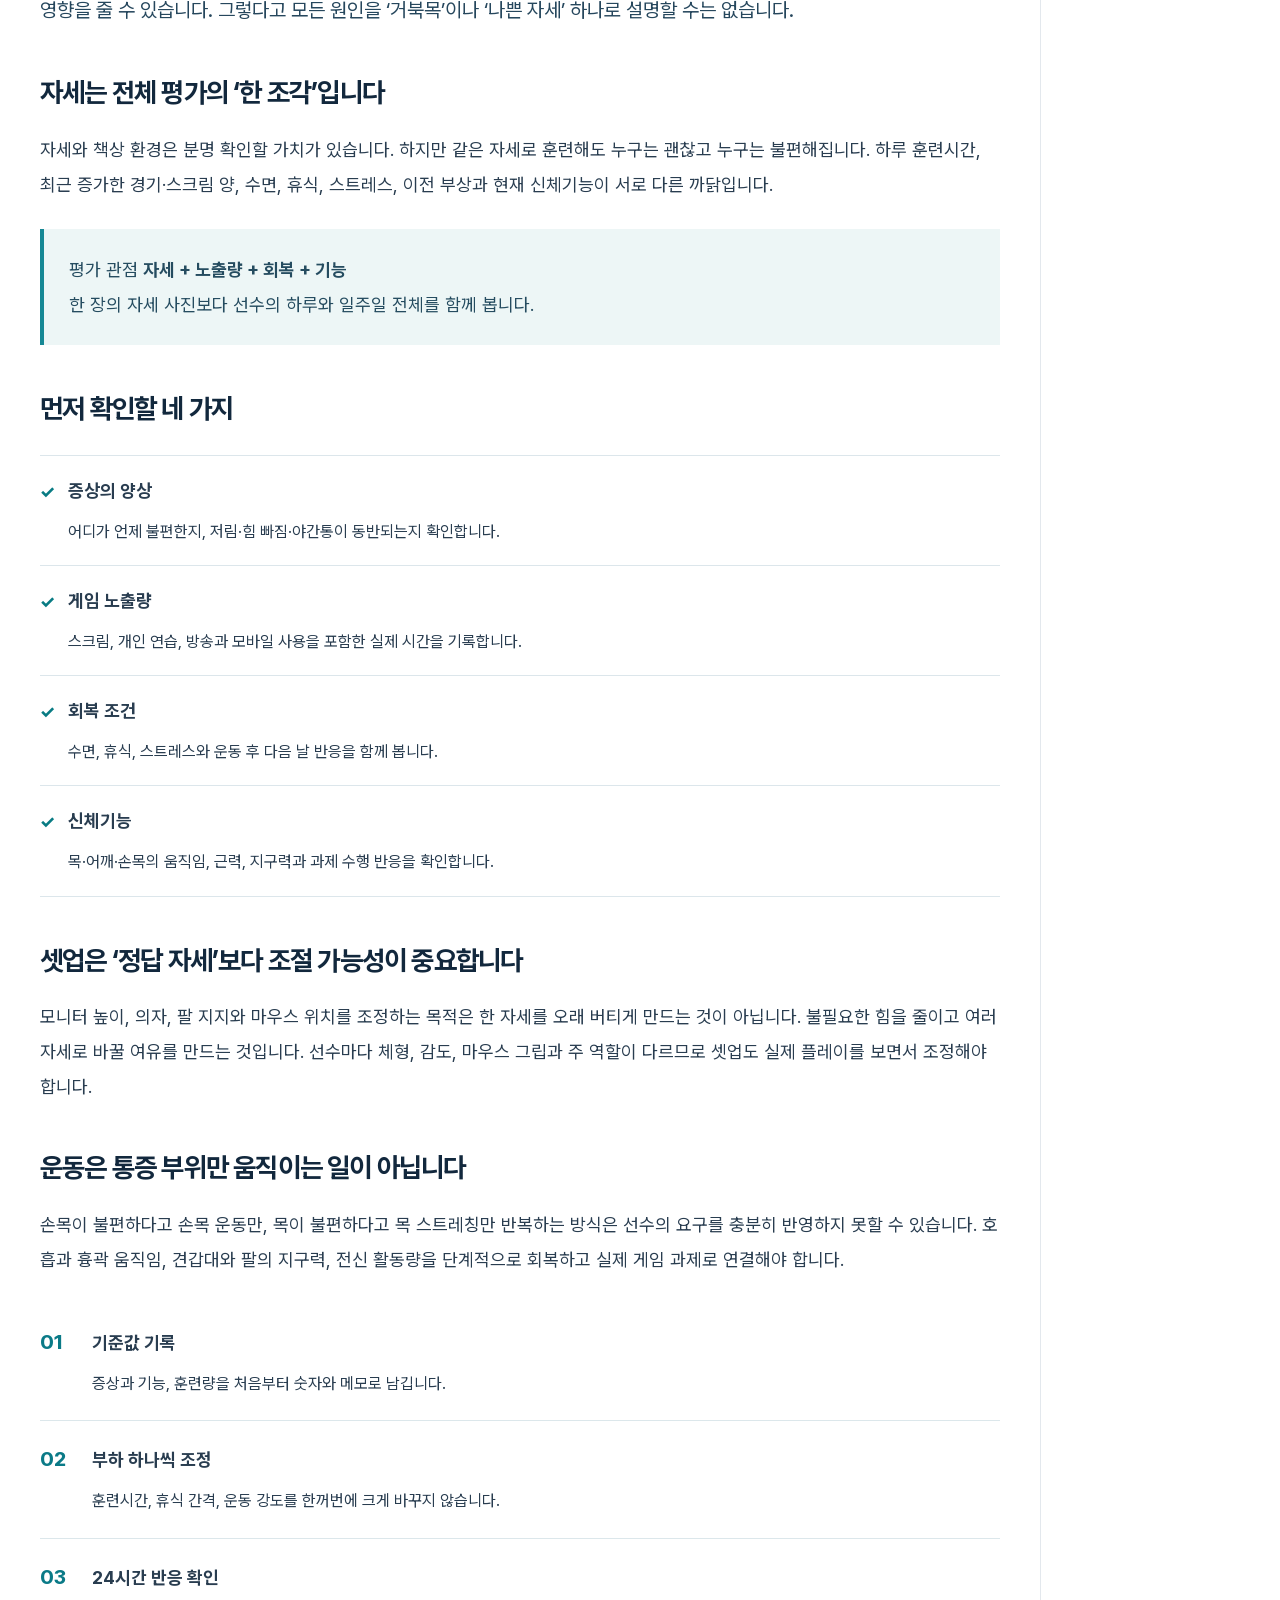
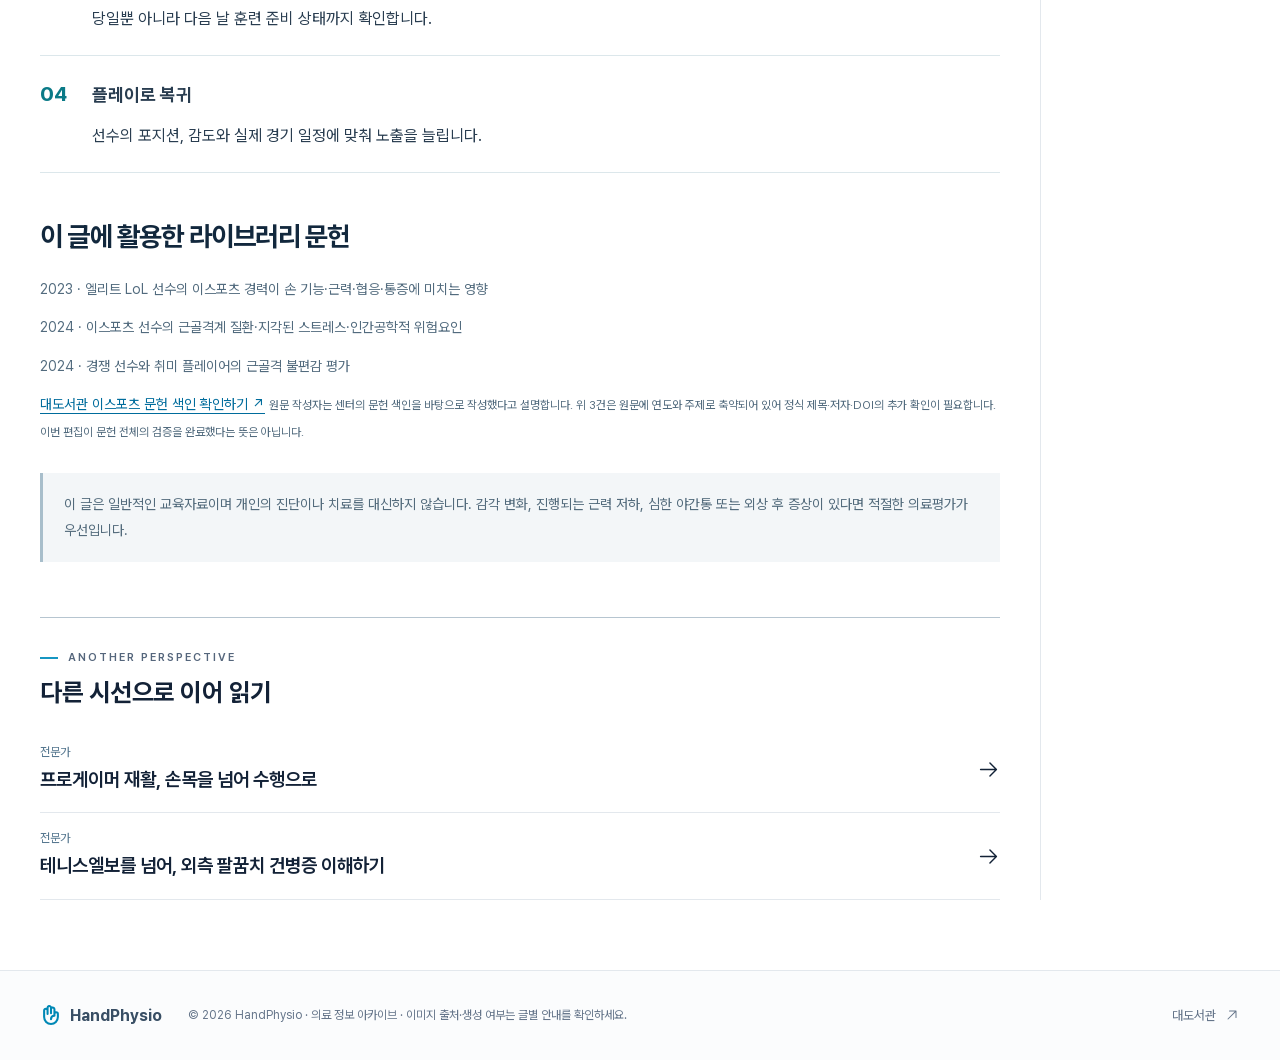
<file: posts/esports-rehab-beyond-posture.html>
<!doctype html>
<html lang="ko"><head><meta charset="utf-8"><meta name="viewport" content="width=device-width,initial-scale=1"><meta name="robots" content="noindex,follow"><title>프로게이머 재활, 자세 교정만으로 충분할까? | HandPhysio</title><link rel="canonical" href="https://kjp9204-oss.github.io/handphysio/#read/aon-esports-rehab-beyond-posture"><meta http-equiv="refresh" content="0;url=../#read/aon-esports-rehab-beyond-posture"></head><body><p>HandPhysio의 새 글 화면으로 연결합니다.</p><p><a href="../#read/aon-esports-rehab-beyond-posture">프로게이머 재활, 자세 교정만으로 충분할까? 바로 열기</a></p><script>location.replace("../#read/aon-esports-rehab-beyond-posture");</script></body></html>
</file>
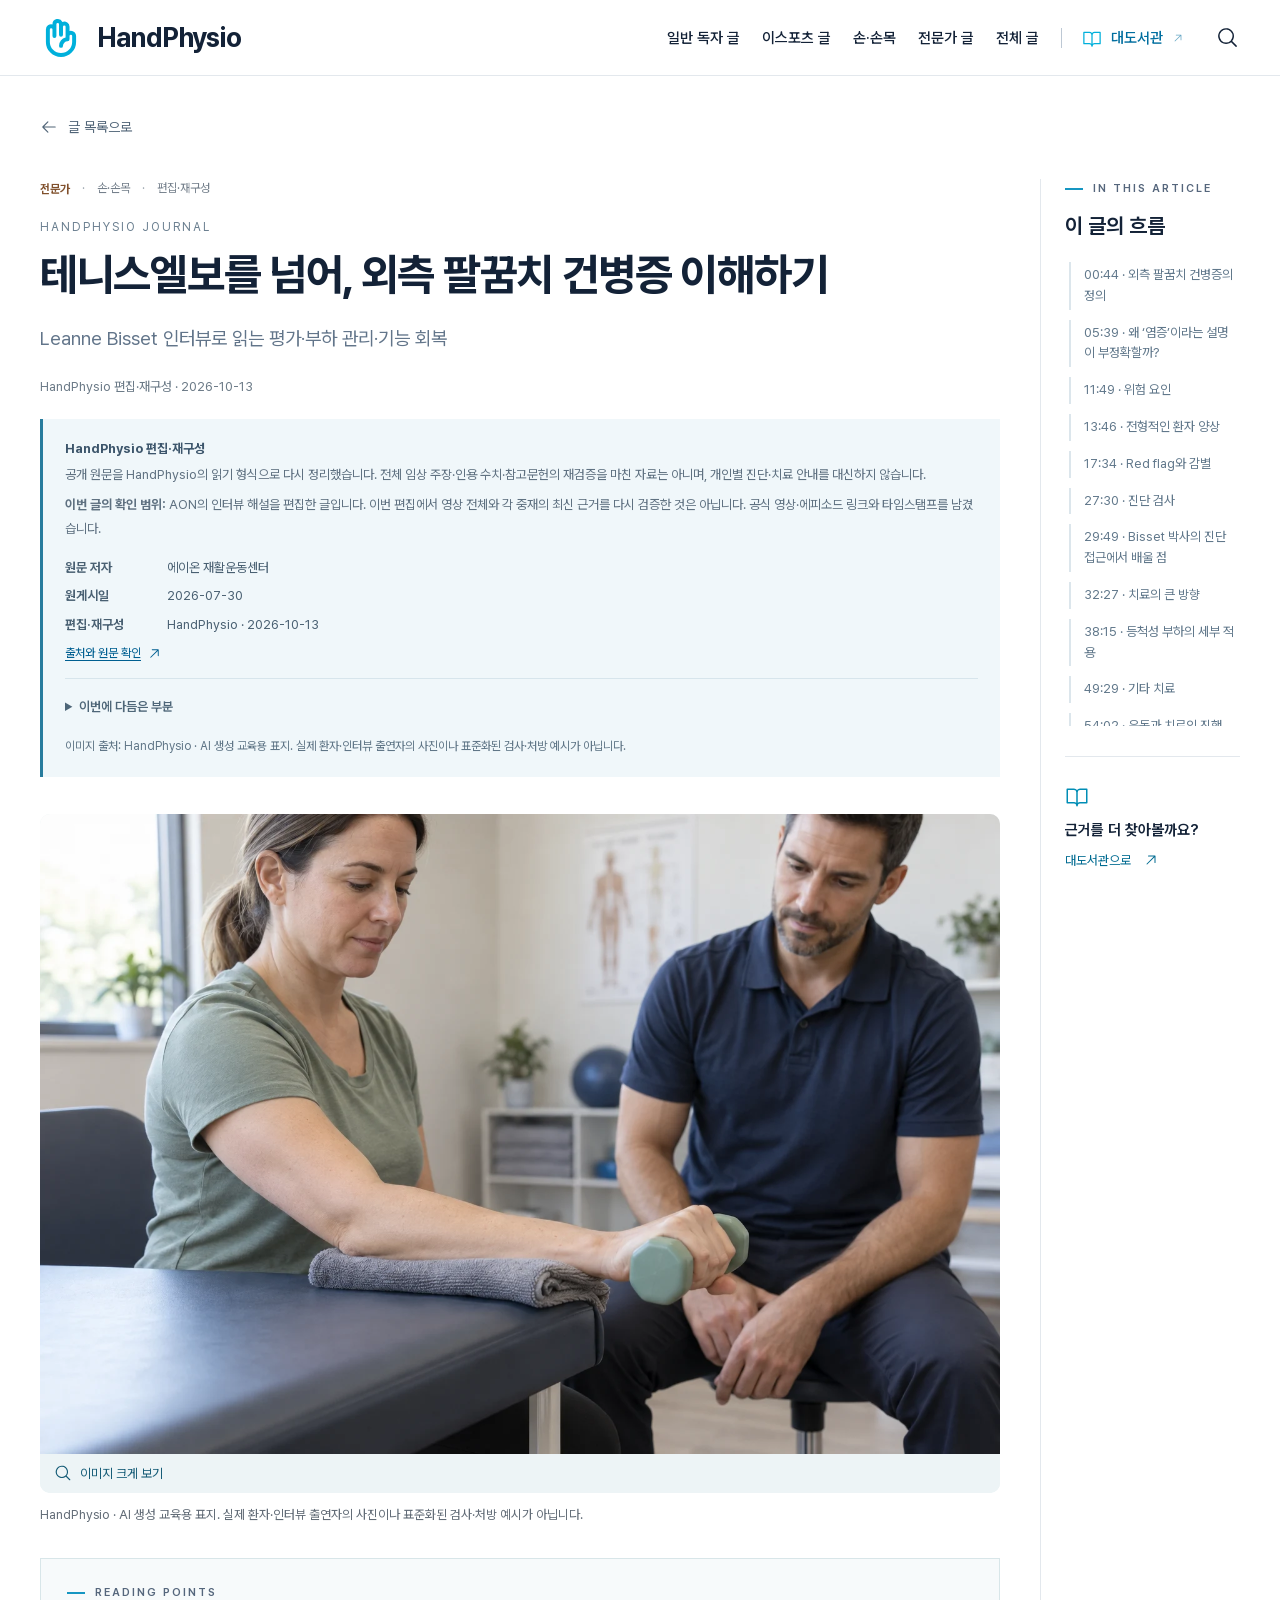
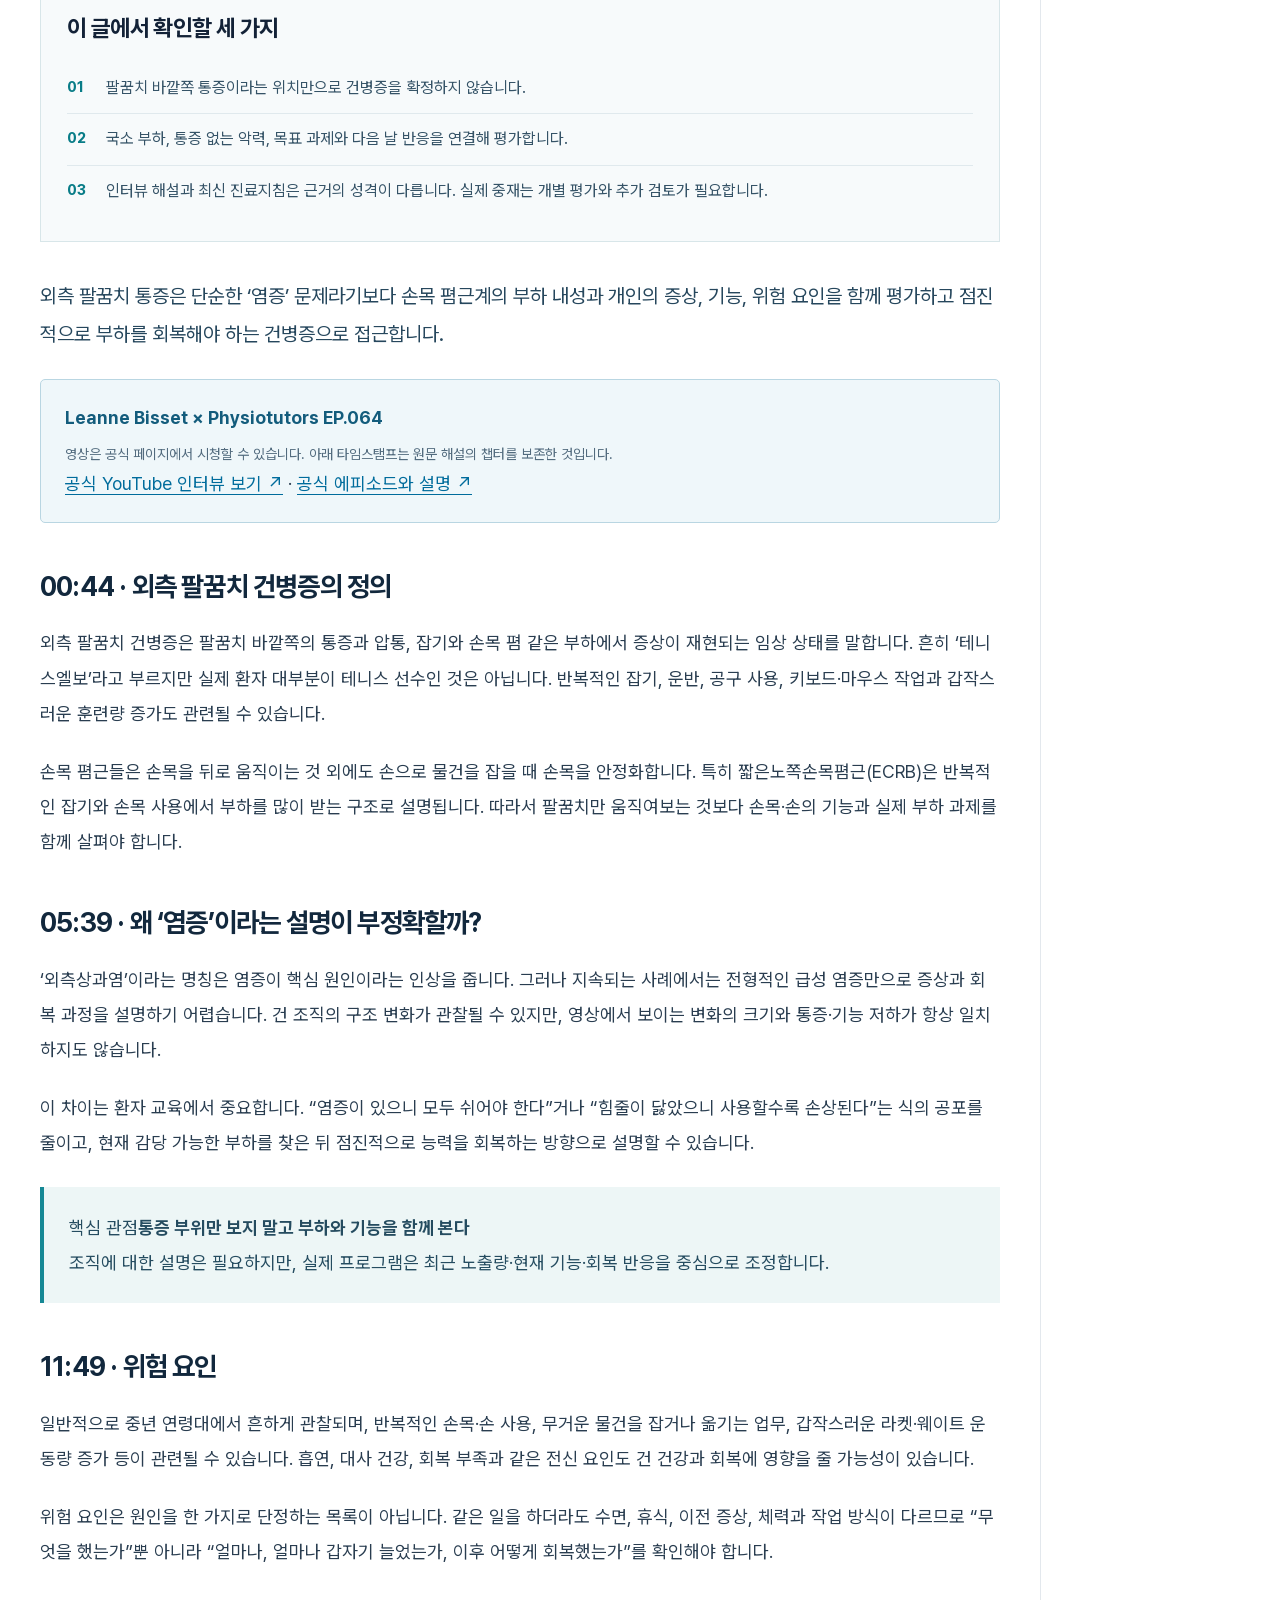
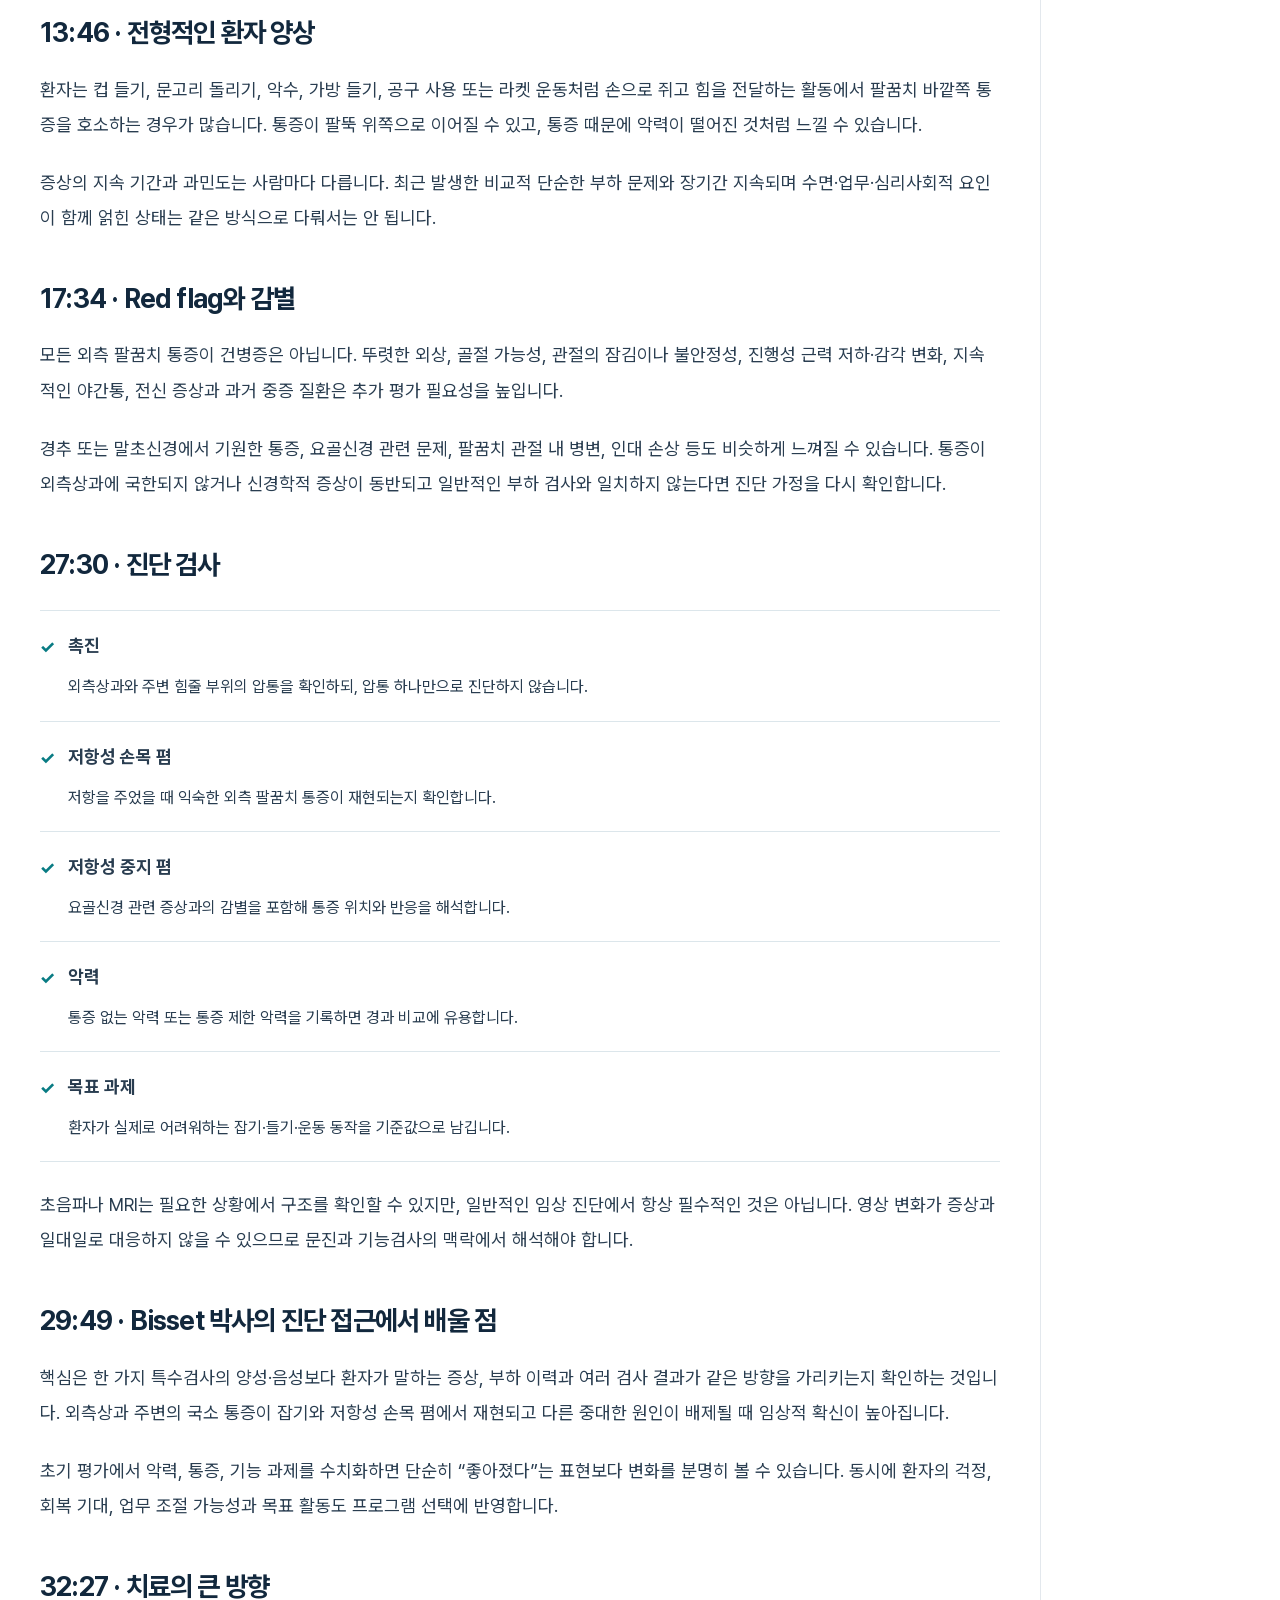
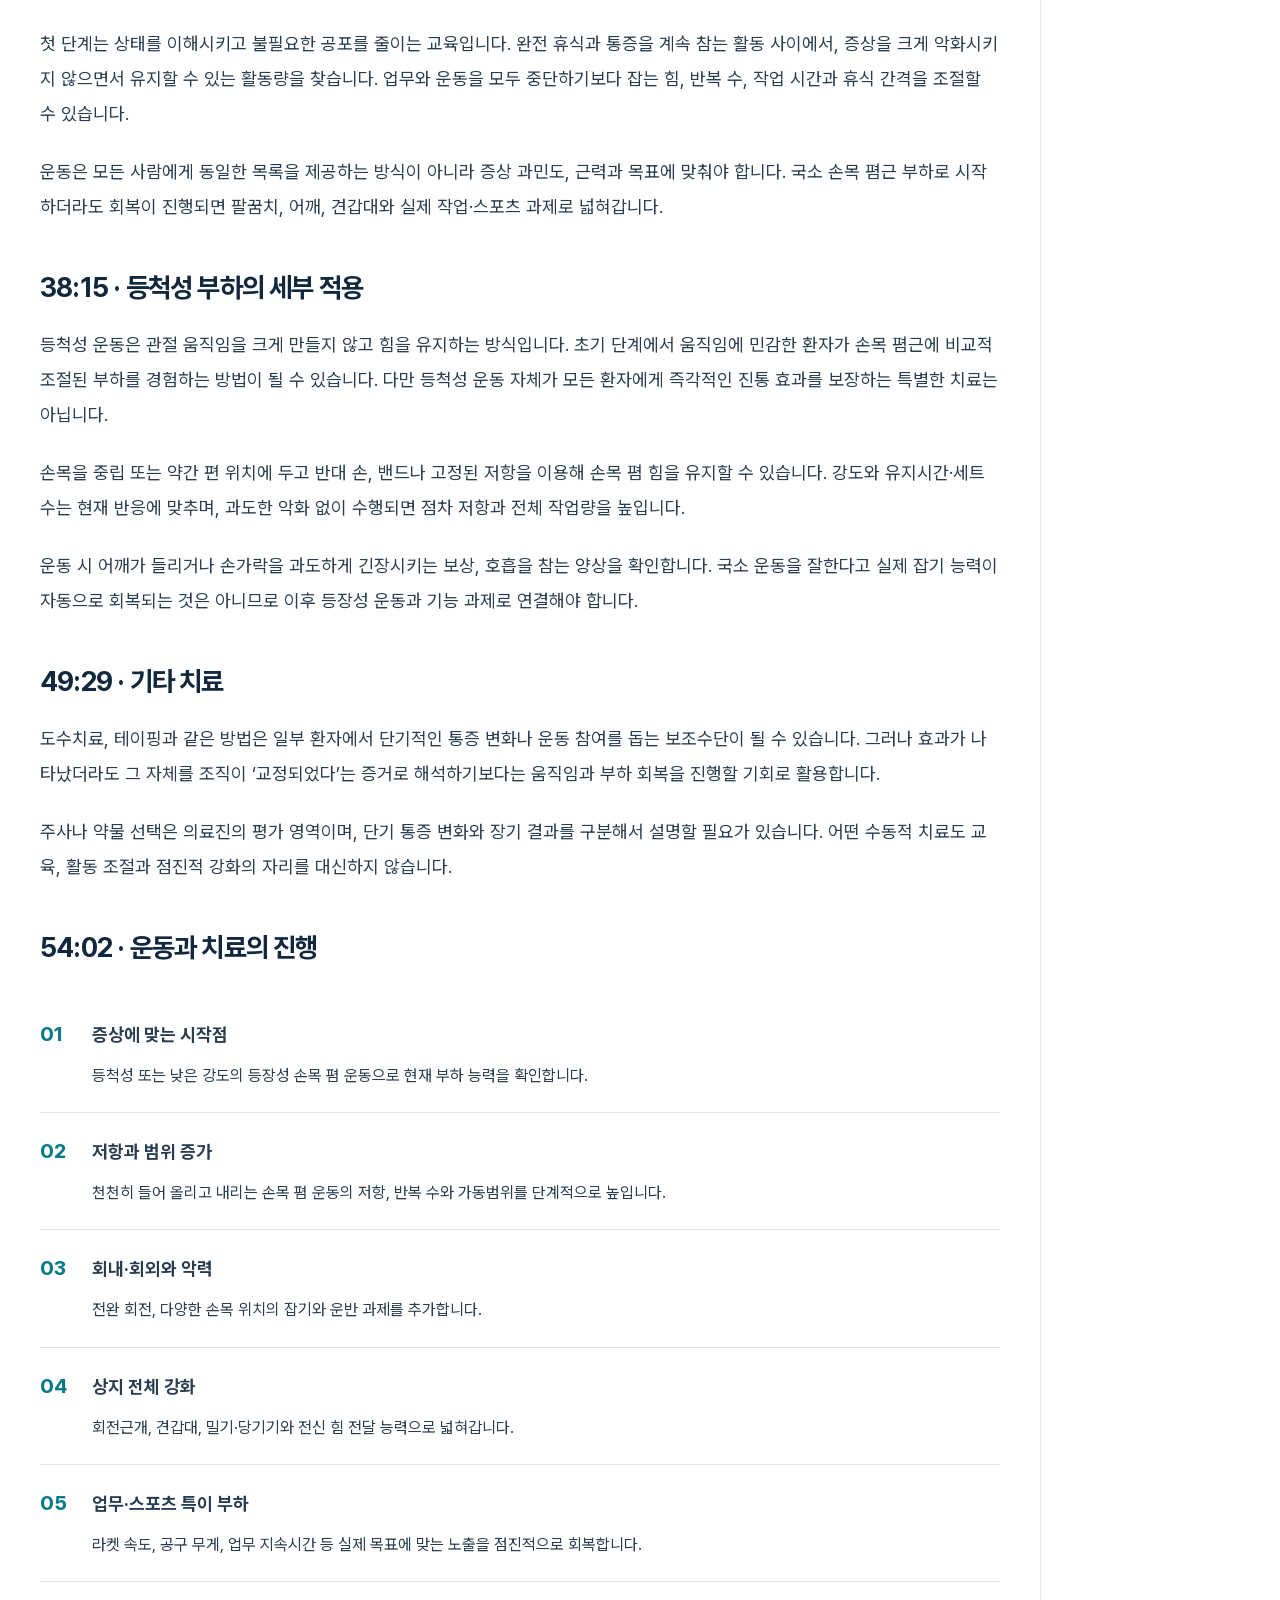
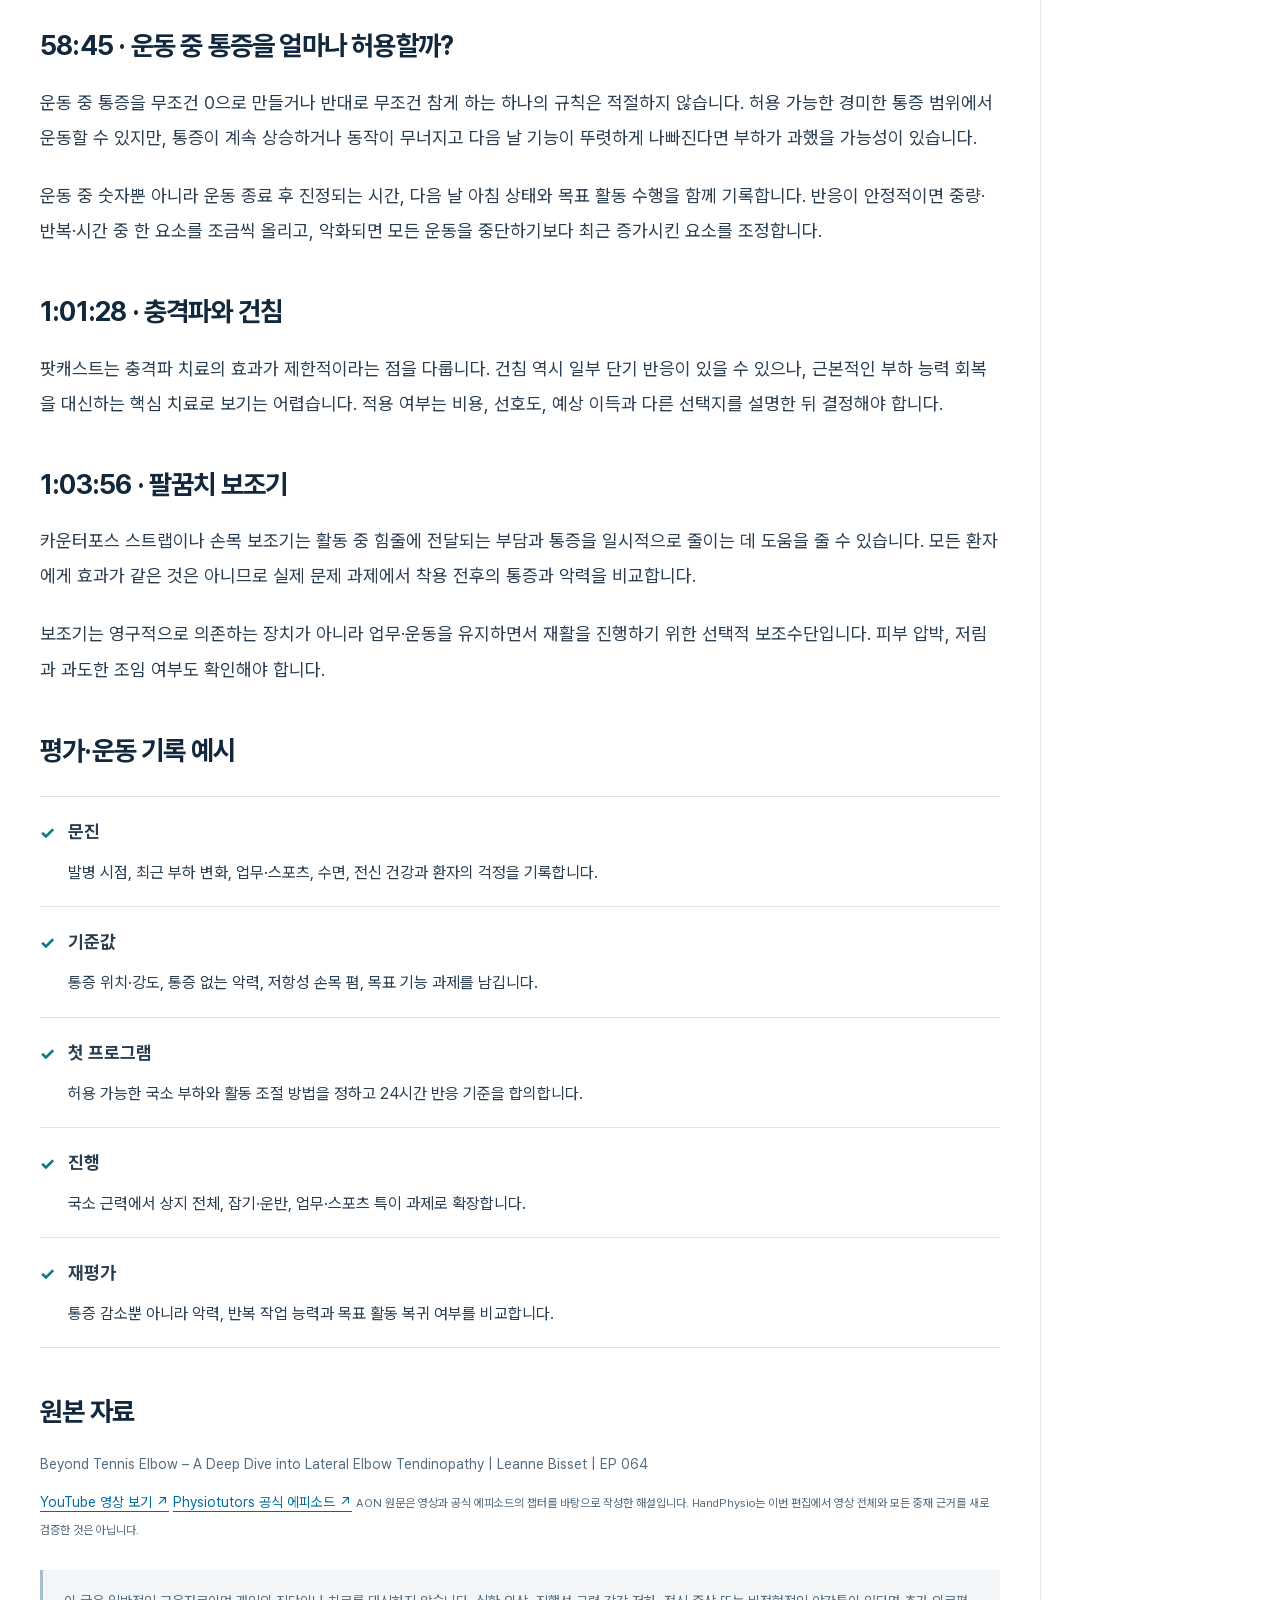
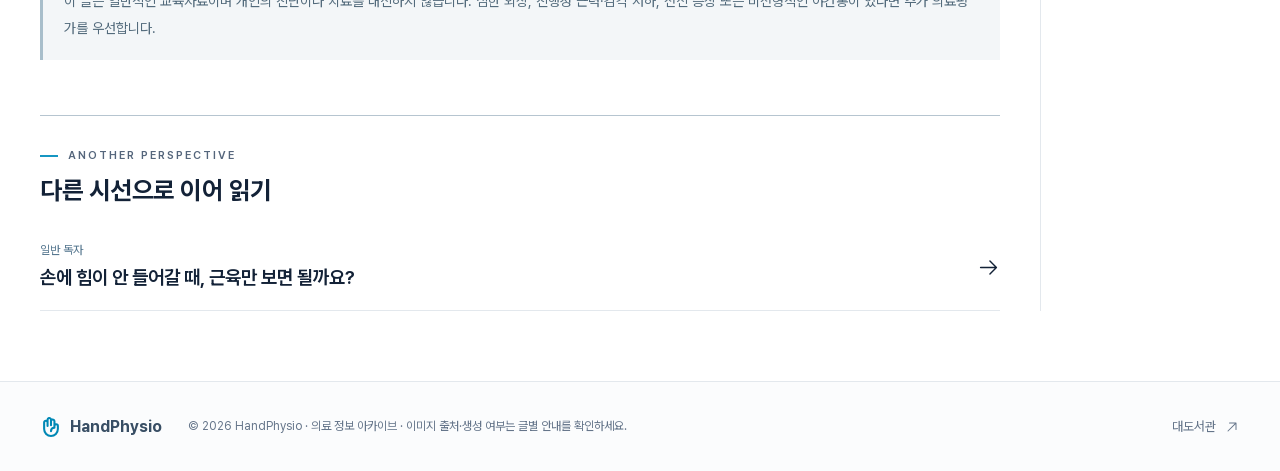
<file: posts/lateral-elbow-tendinopathy-video-summary.html>
<!doctype html>
<html lang="ko"><head><meta charset="utf-8"><meta name="viewport" content="width=device-width,initial-scale=1"><meta name="robots" content="noindex,follow"><title>테니스엘보를 넘어, 외측 팔꿈치 건병증 이해하기 | HandPhysio</title><link rel="canonical" href="https://kjp9204-oss.github.io/handphysio/#read/aon-lateral-elbow-tendinopathy-video-summary"><meta http-equiv="refresh" content="0;url=../#read/aon-lateral-elbow-tendinopathy-video-summary"></head><body><p>HandPhysio의 새 글 화면으로 연결합니다.</p><p><a href="../#read/aon-lateral-elbow-tendinopathy-video-summary">테니스엘보를 넘어, 외측 팔꿈치 건병증 이해하기 바로 열기</a></p><script>location.replace("../#read/aon-lateral-elbow-tendinopathy-video-summary");</script></body></html>
</file>
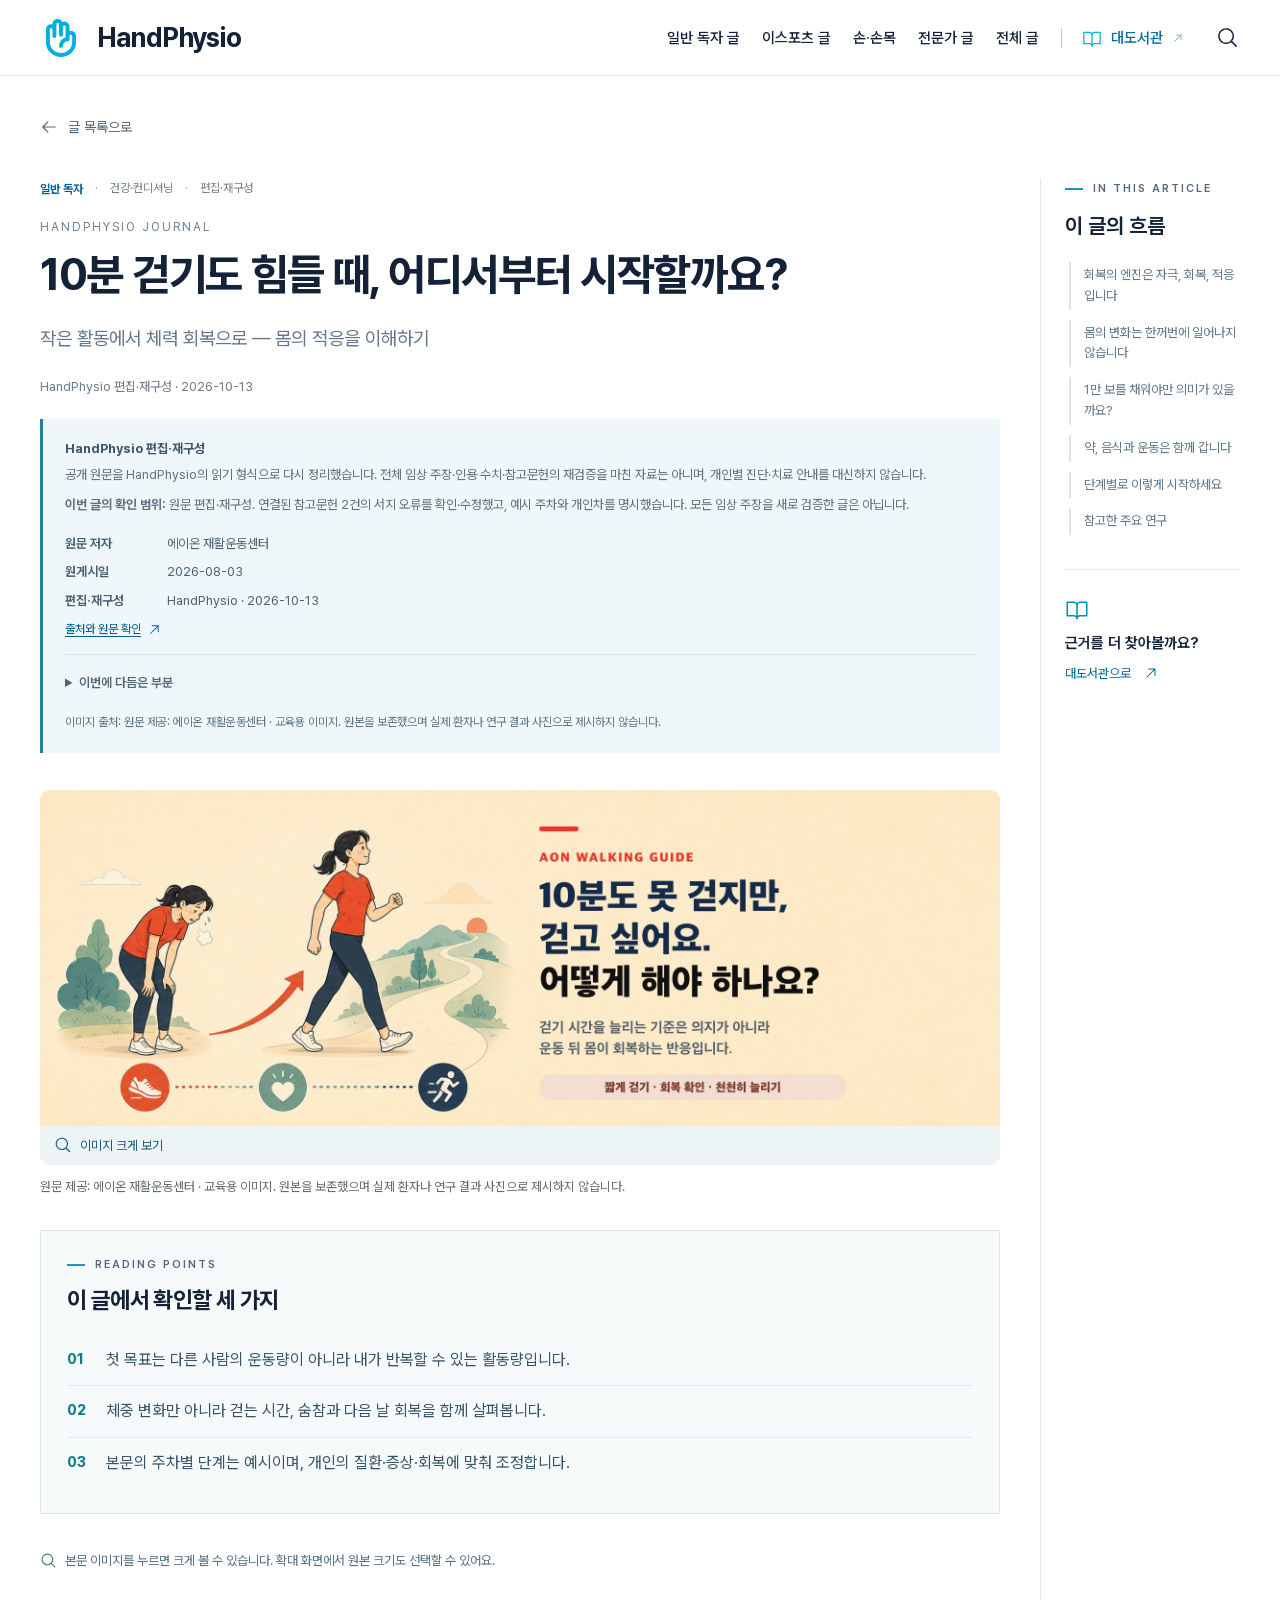
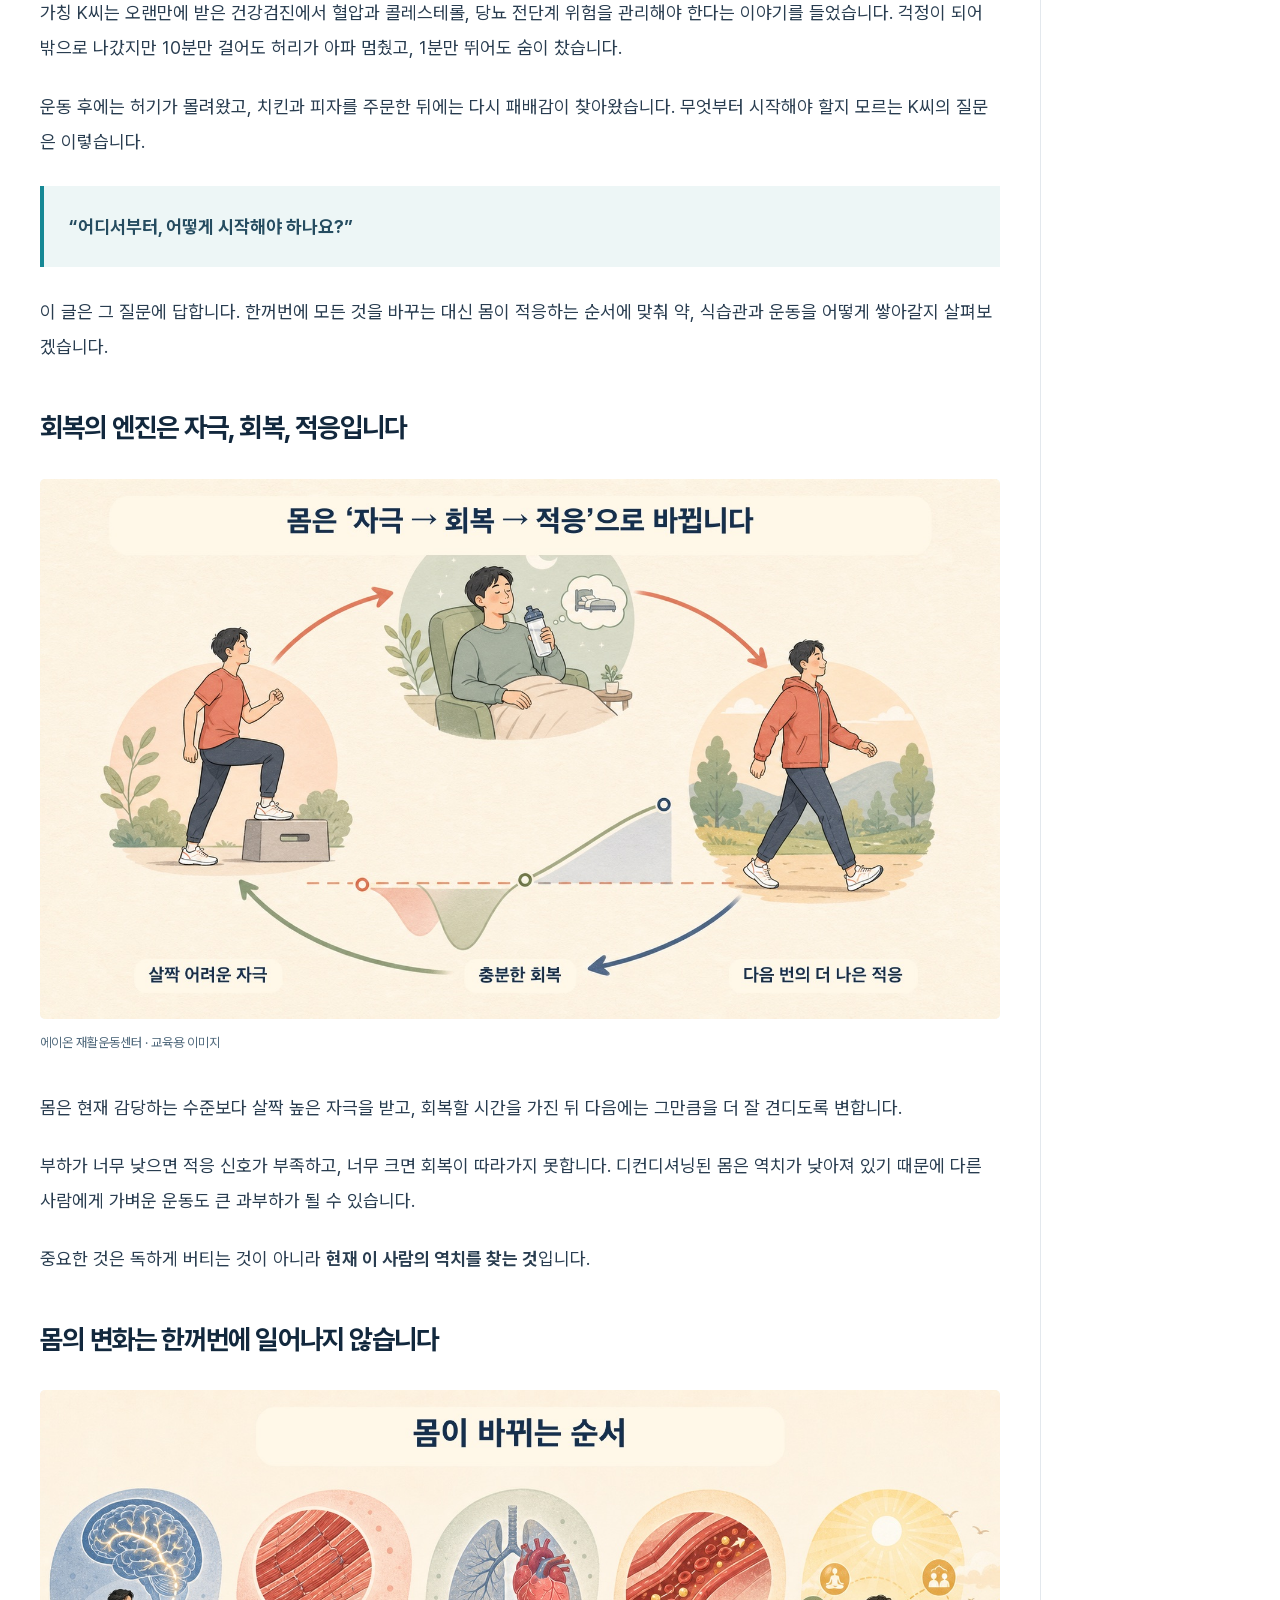
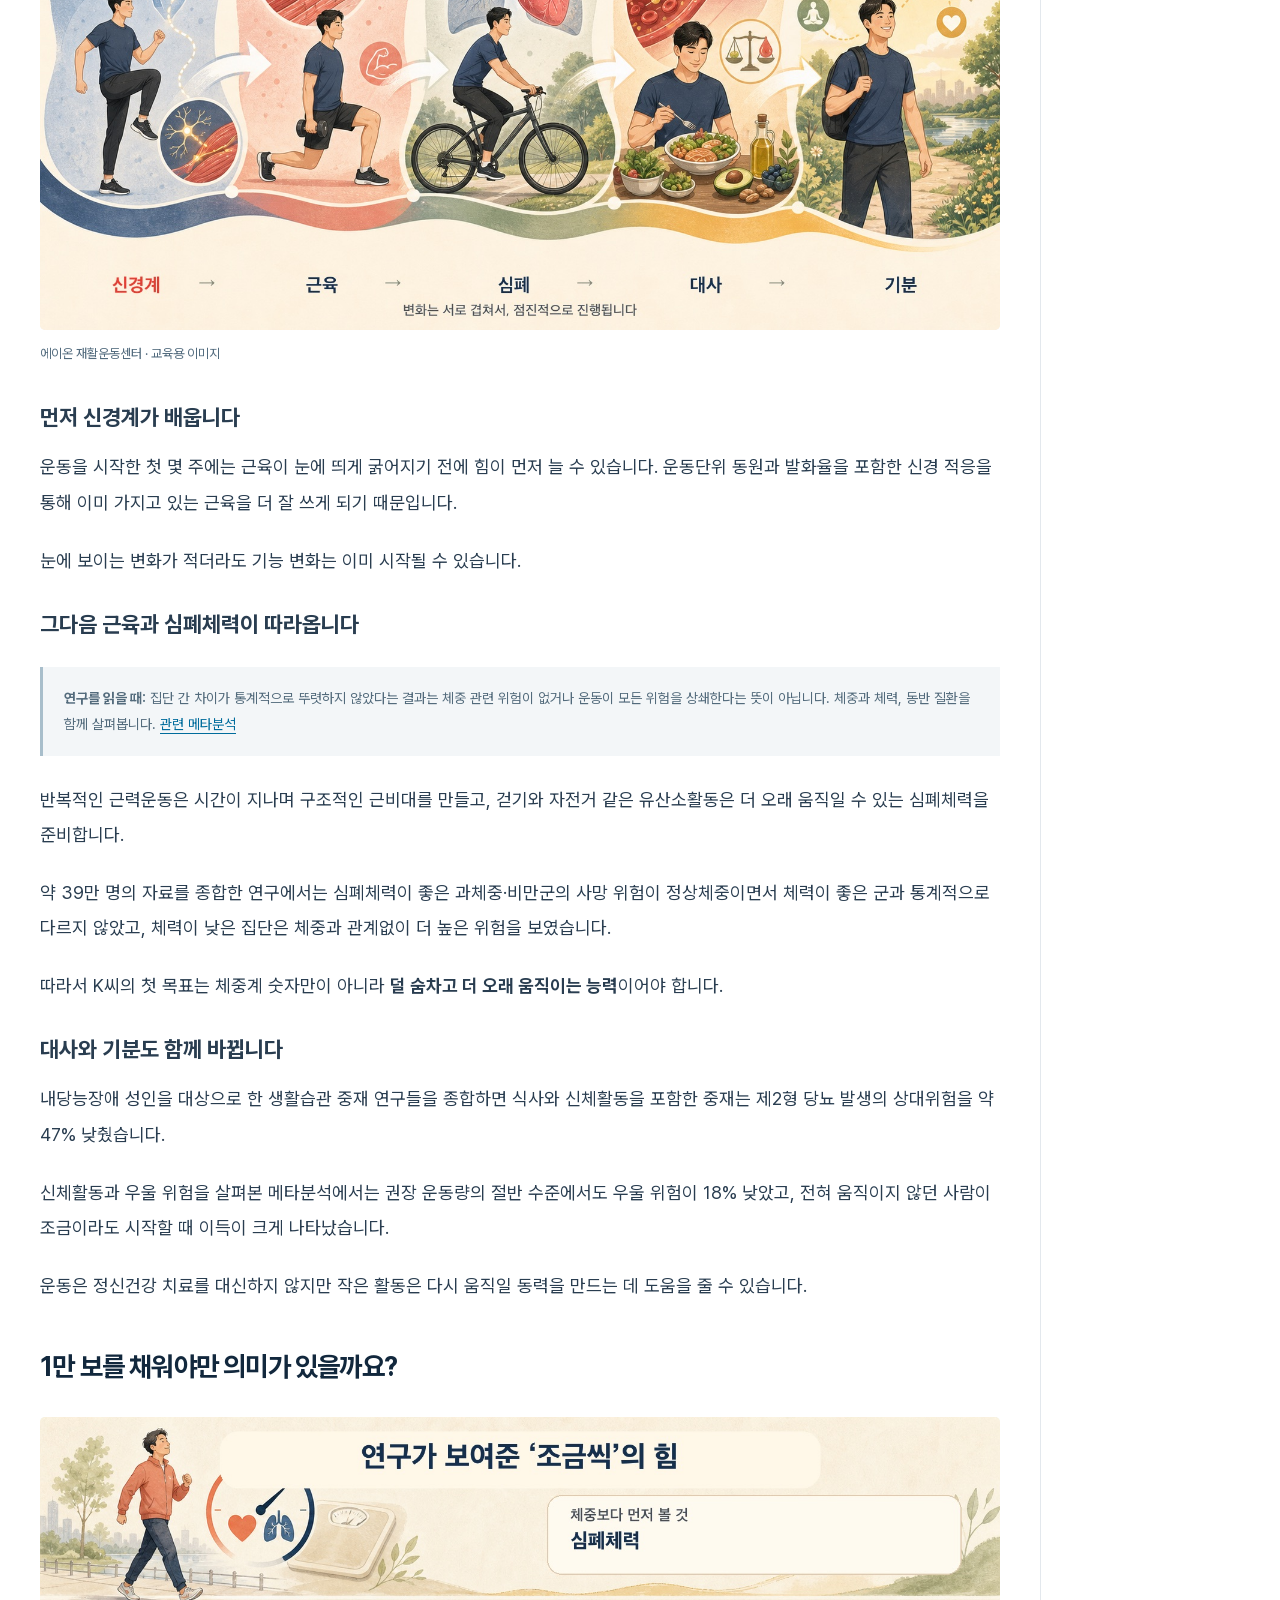
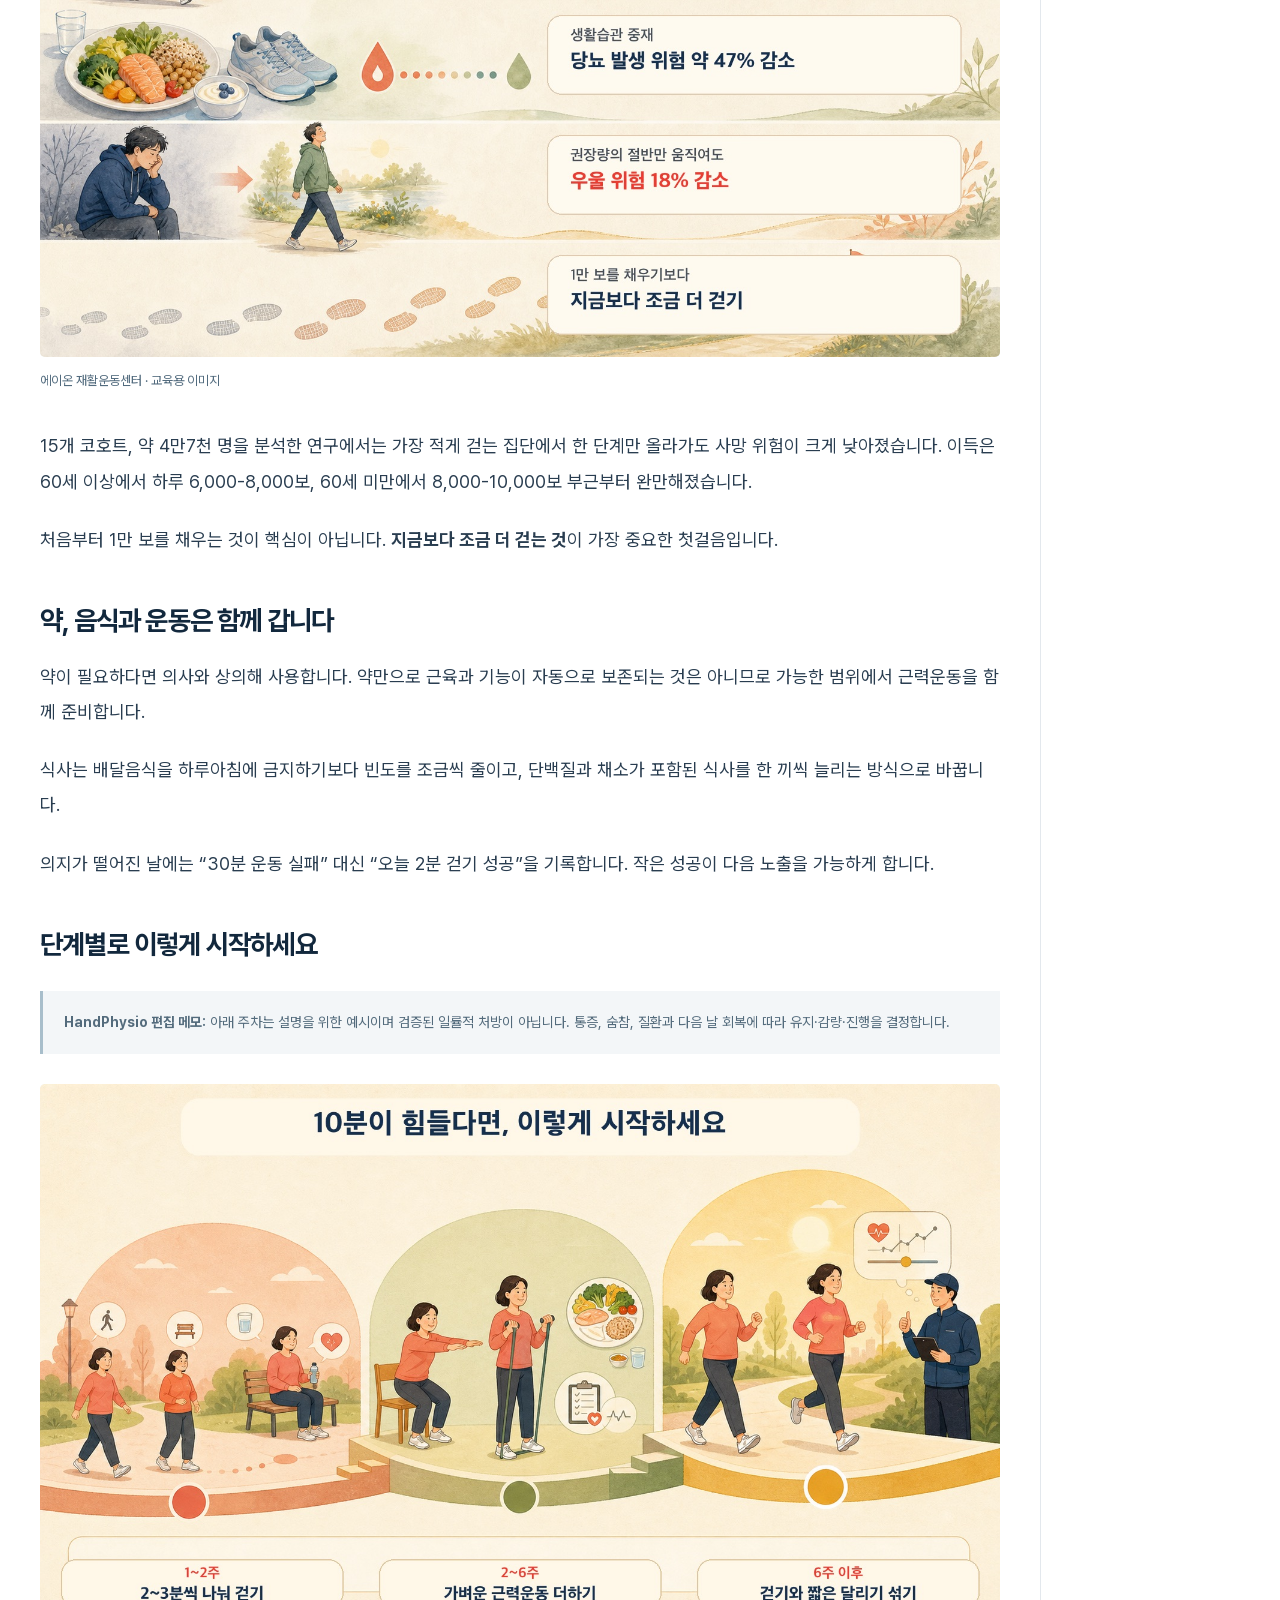
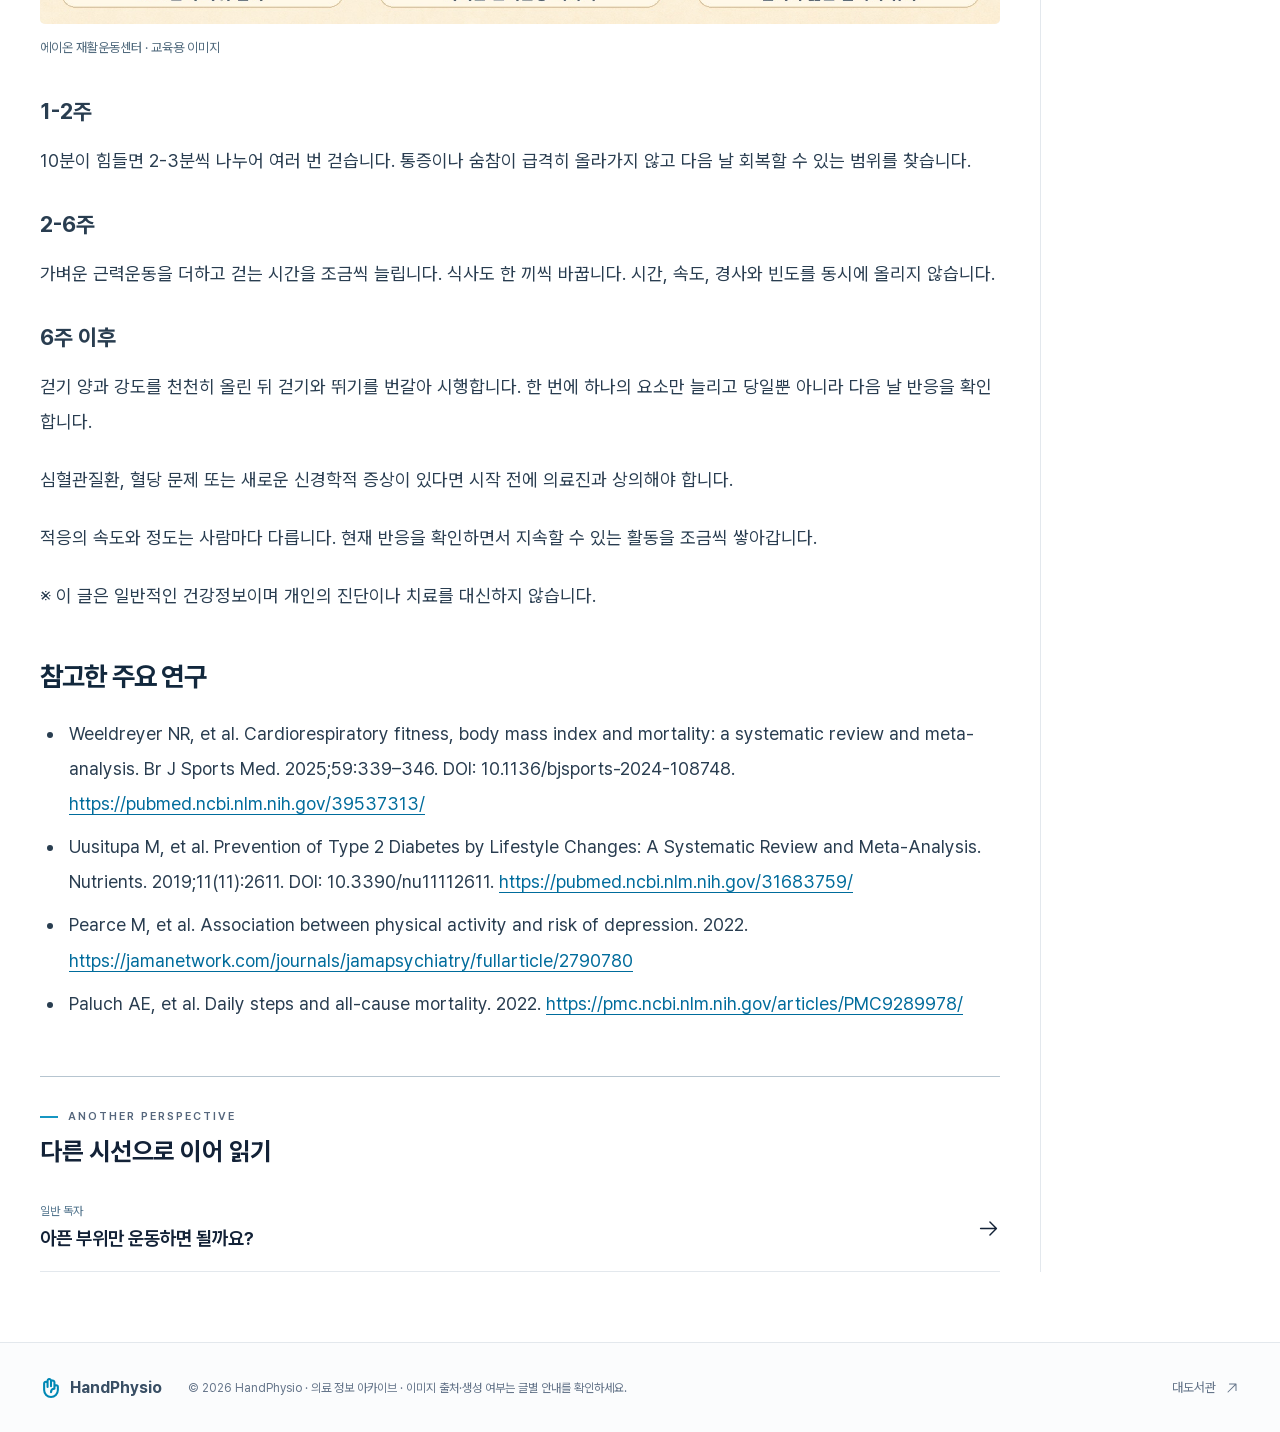
<file: posts/walking-to-running-physiology.html>
<!doctype html>
<html lang="ko"><head><meta charset="utf-8"><meta name="viewport" content="width=device-width,initial-scale=1"><meta name="robots" content="noindex,follow"><title>10분 걷기도 힘들 때, 어디서부터 시작할까요? | HandPhysio</title><link rel="canonical" href="https://kjp9204-oss.github.io/handphysio/#read/aon-walking-to-running-physiology"><meta http-equiv="refresh" content="0;url=../#read/aon-walking-to-running-physiology"></head><body><p>HandPhysio의 새 글 화면으로 연결합니다.</p><p><a href="../#read/aon-walking-to-running-physiology">10분 걷기도 힘들 때, 어디서부터 시작할까요? 바로 열기</a></p><script>location.replace("../#read/aon-walking-to-running-physiology");</script></body></html>
</file>
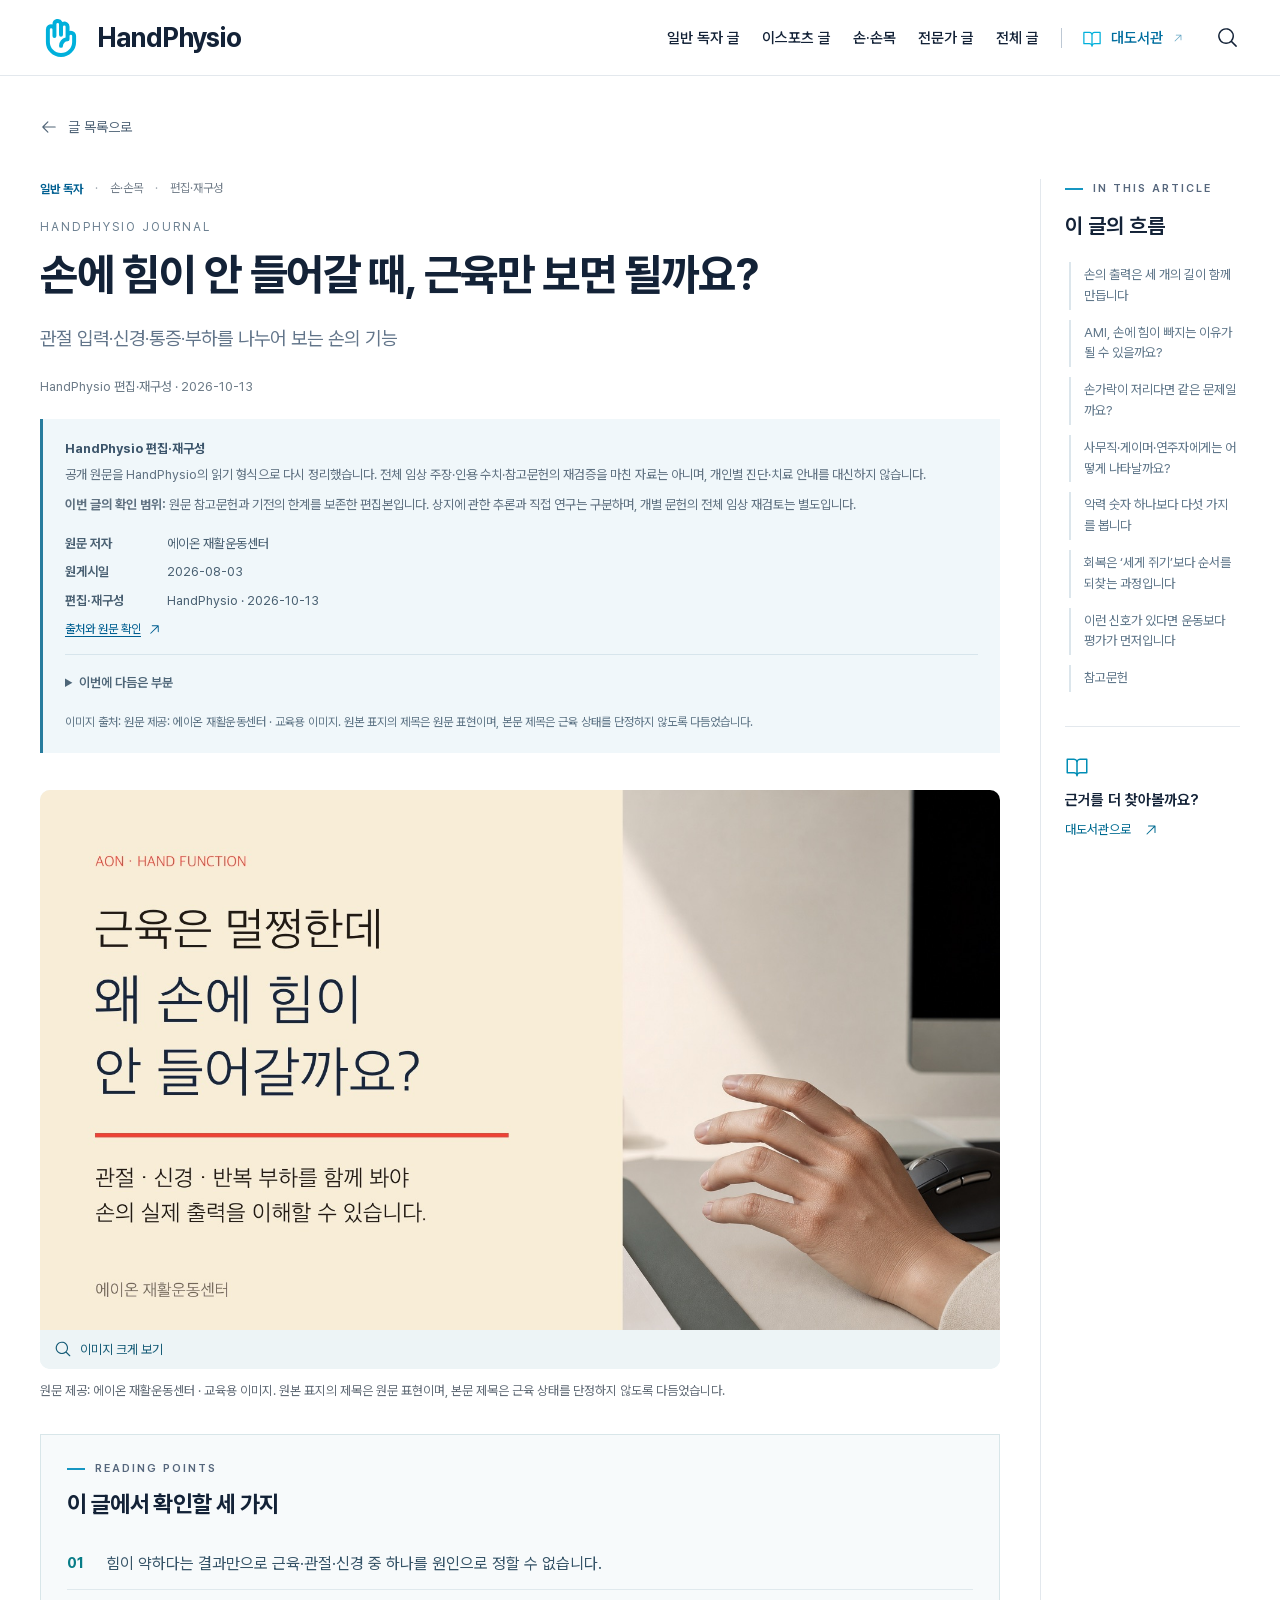
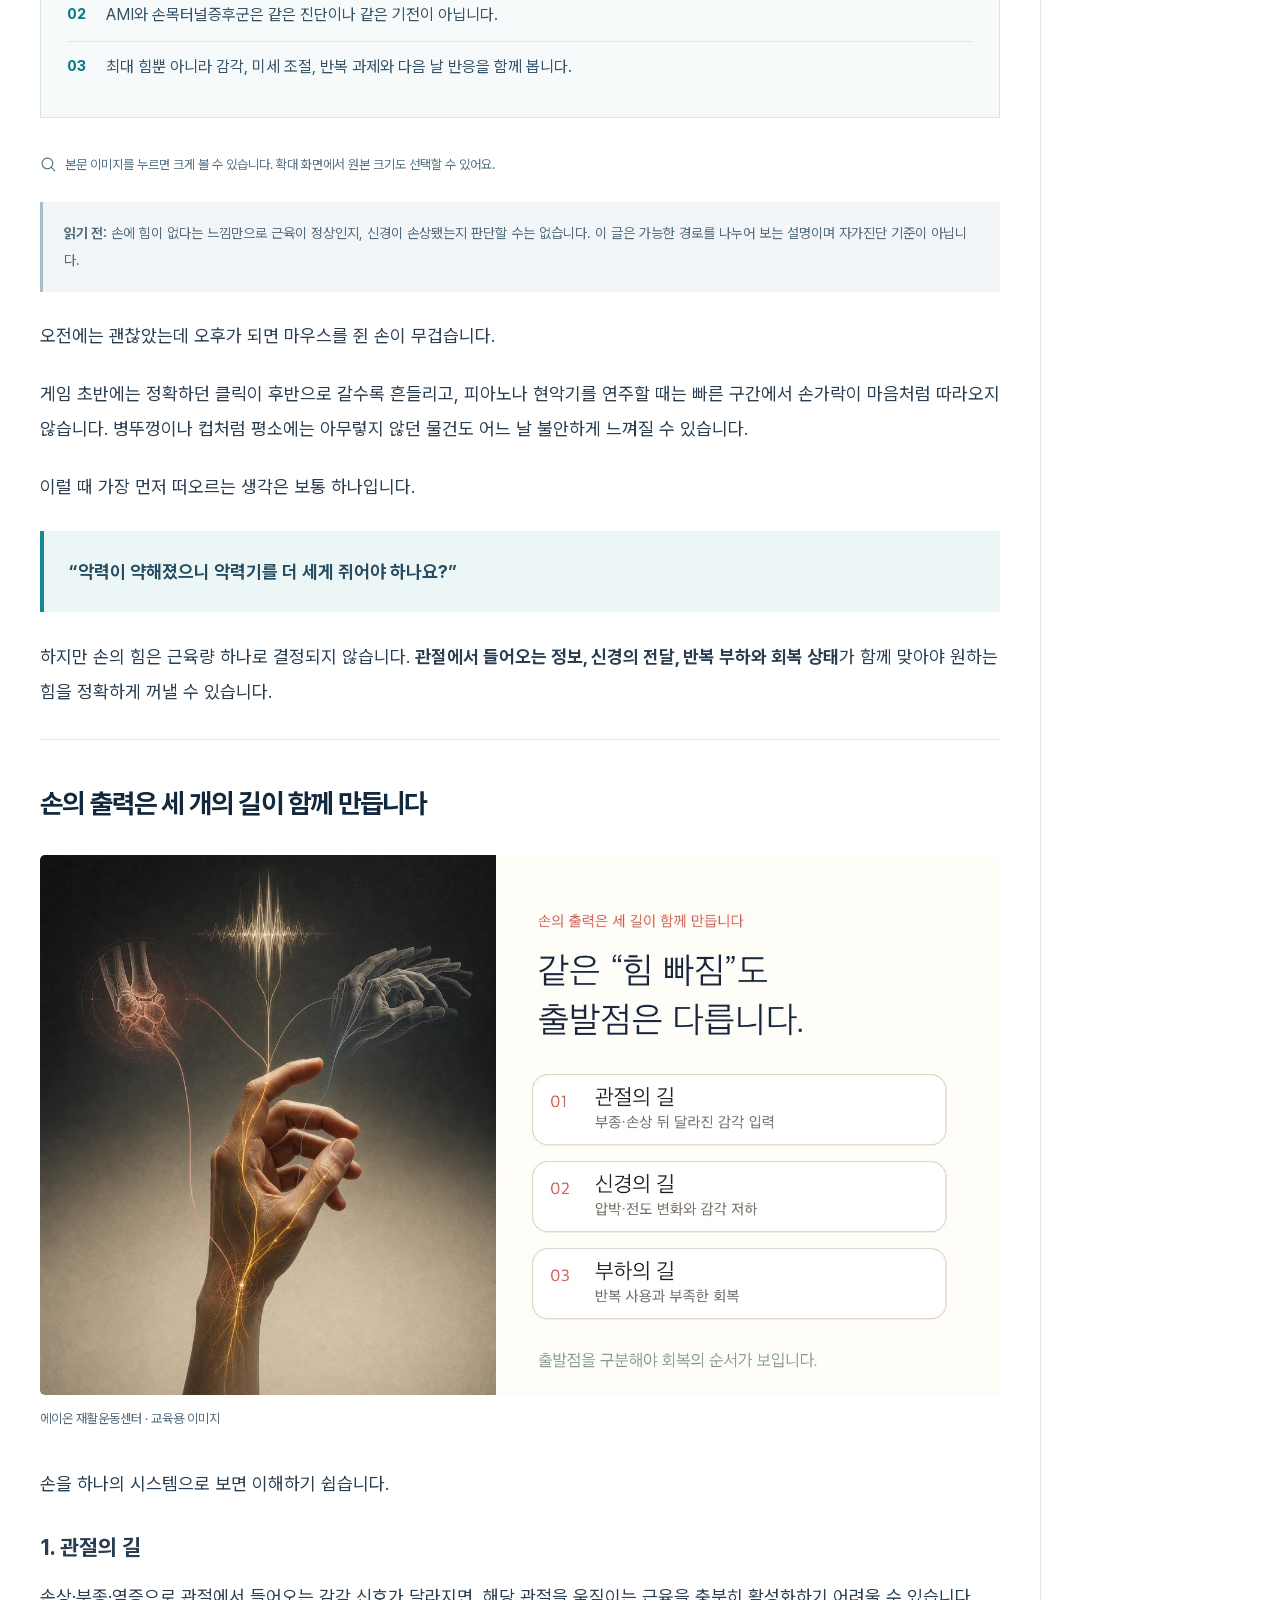
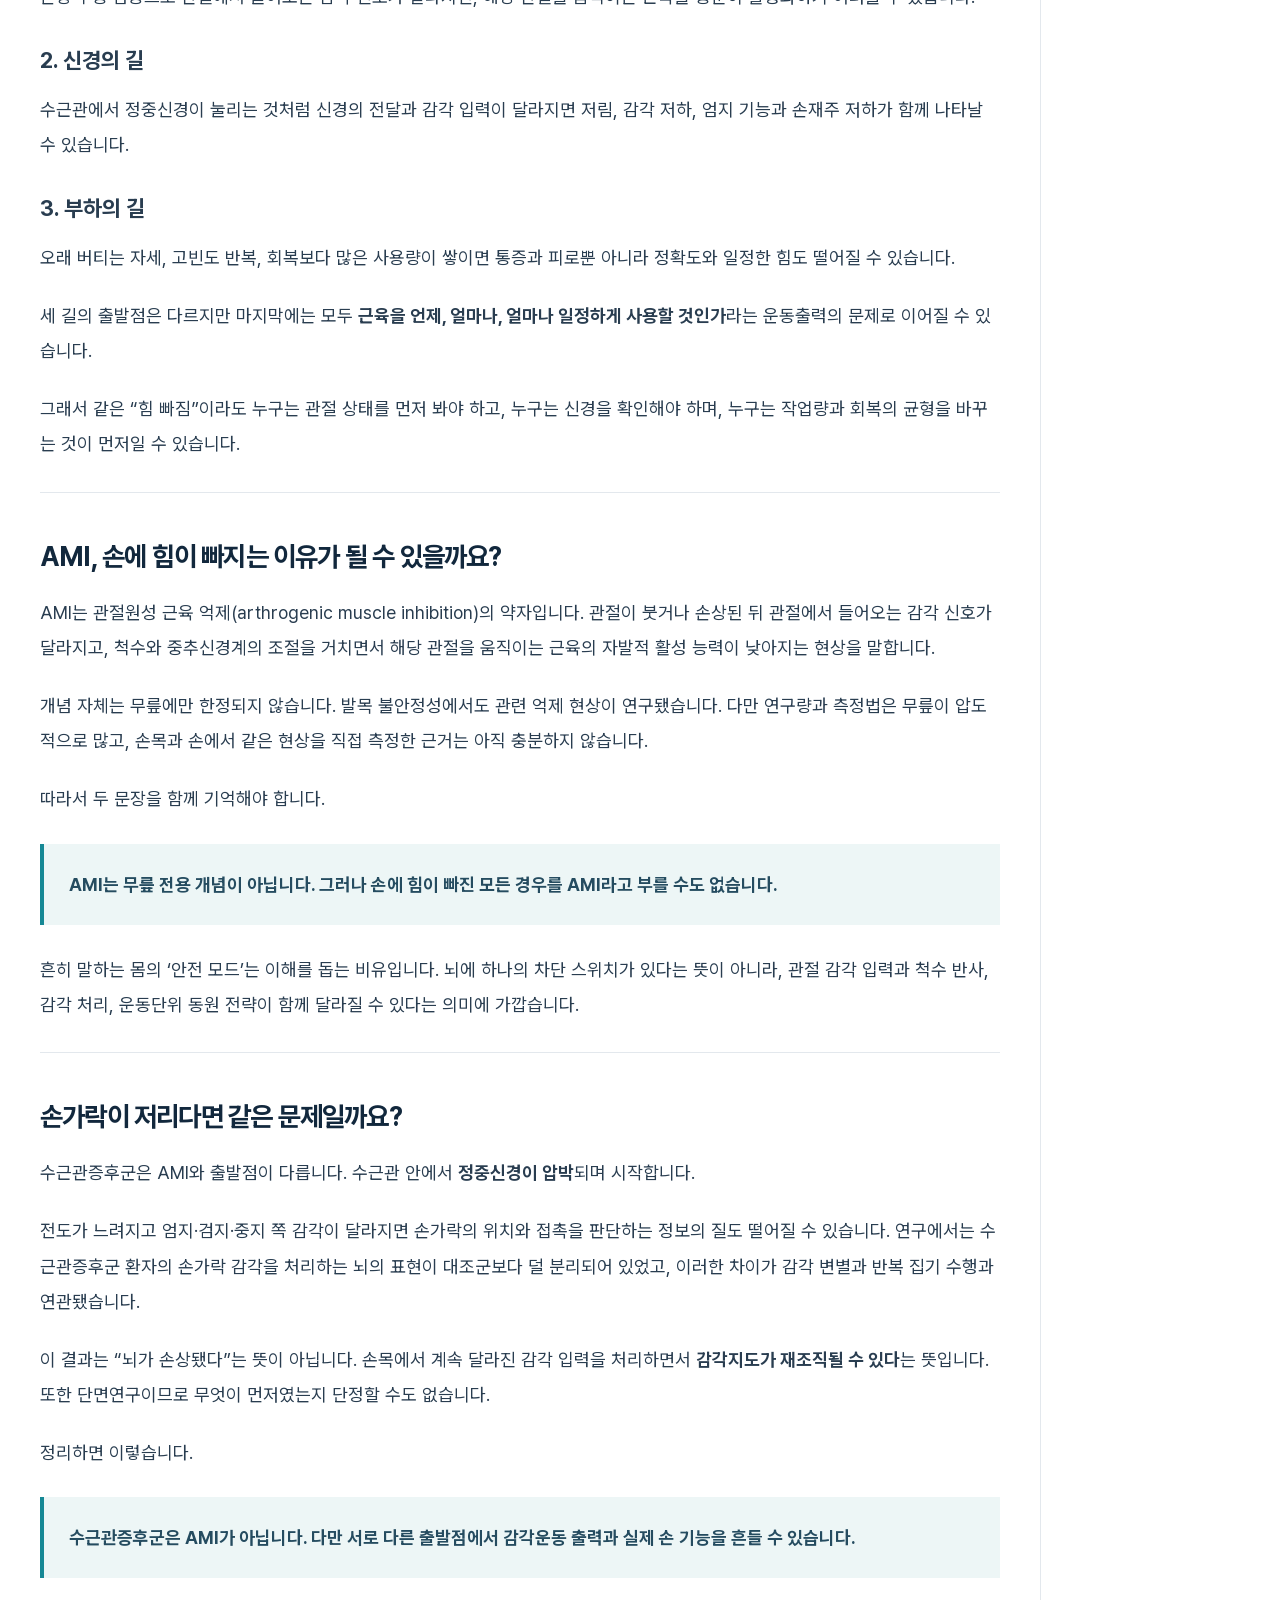
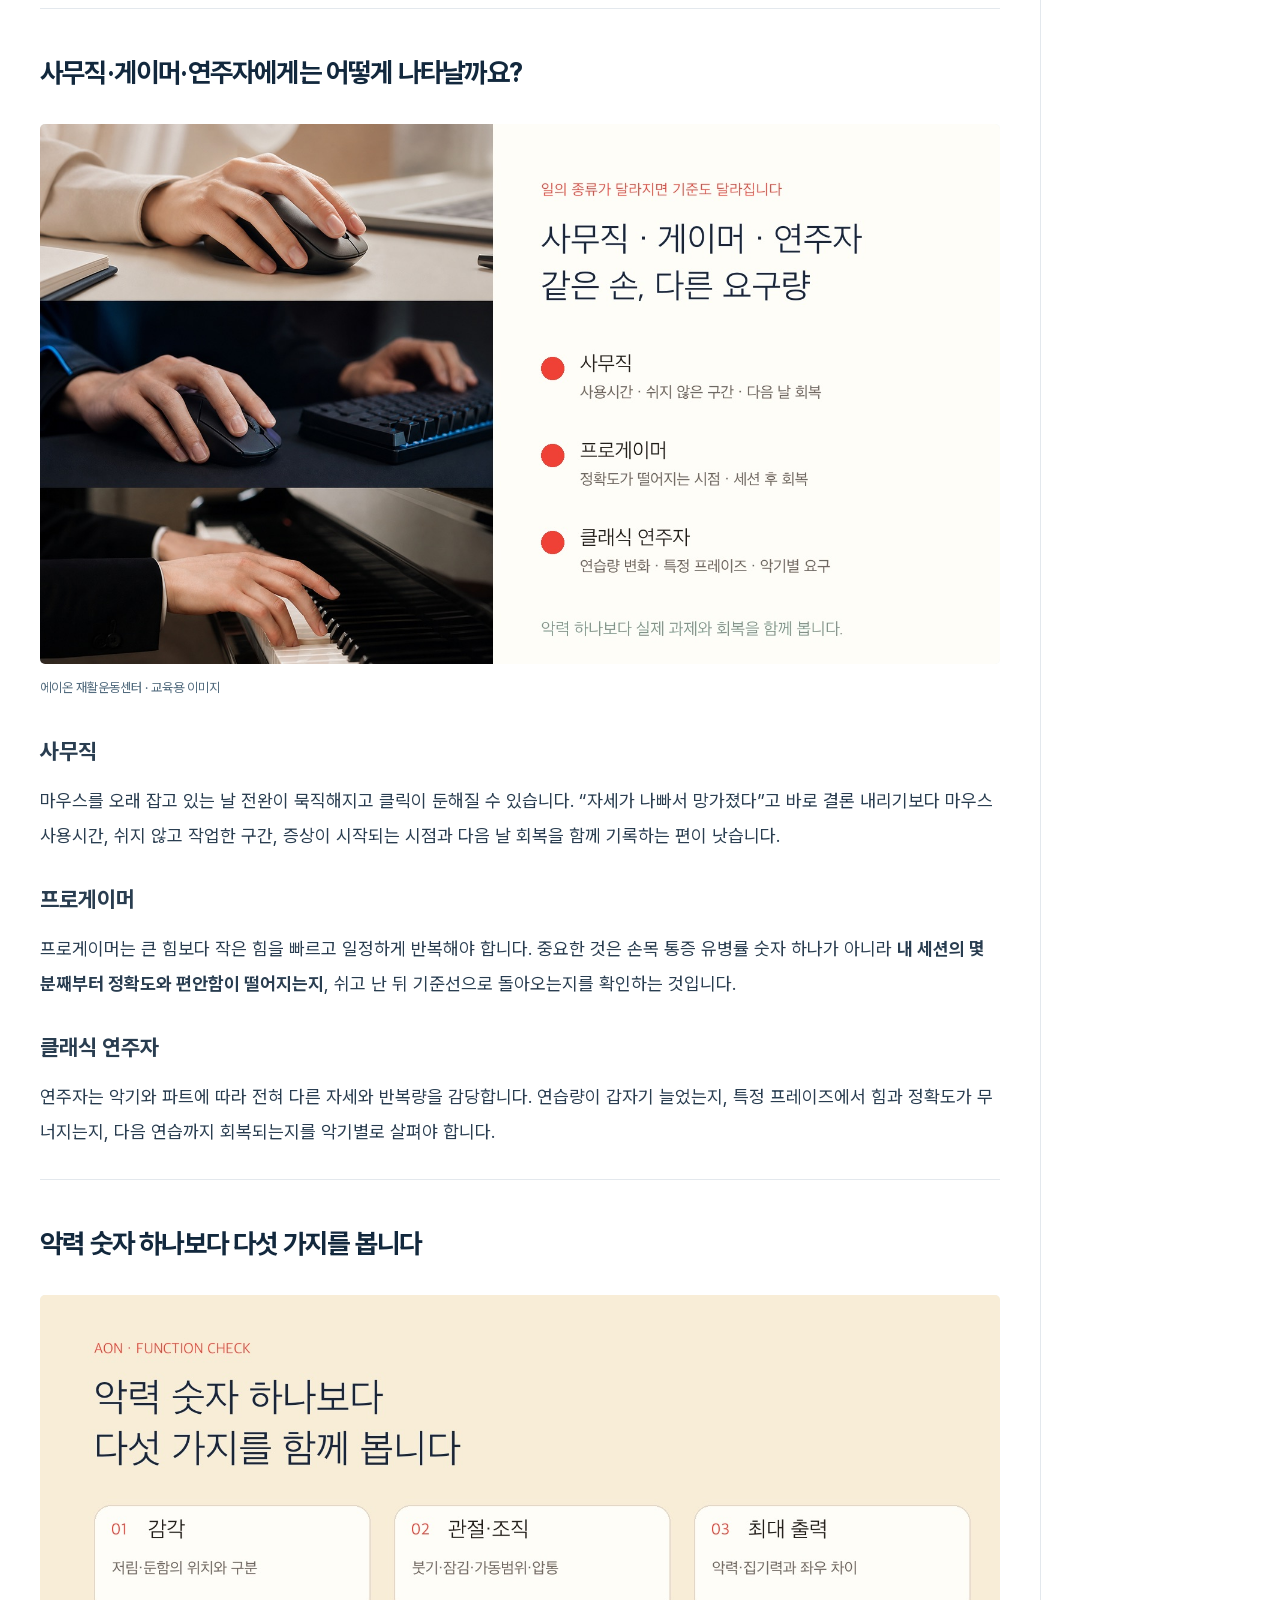
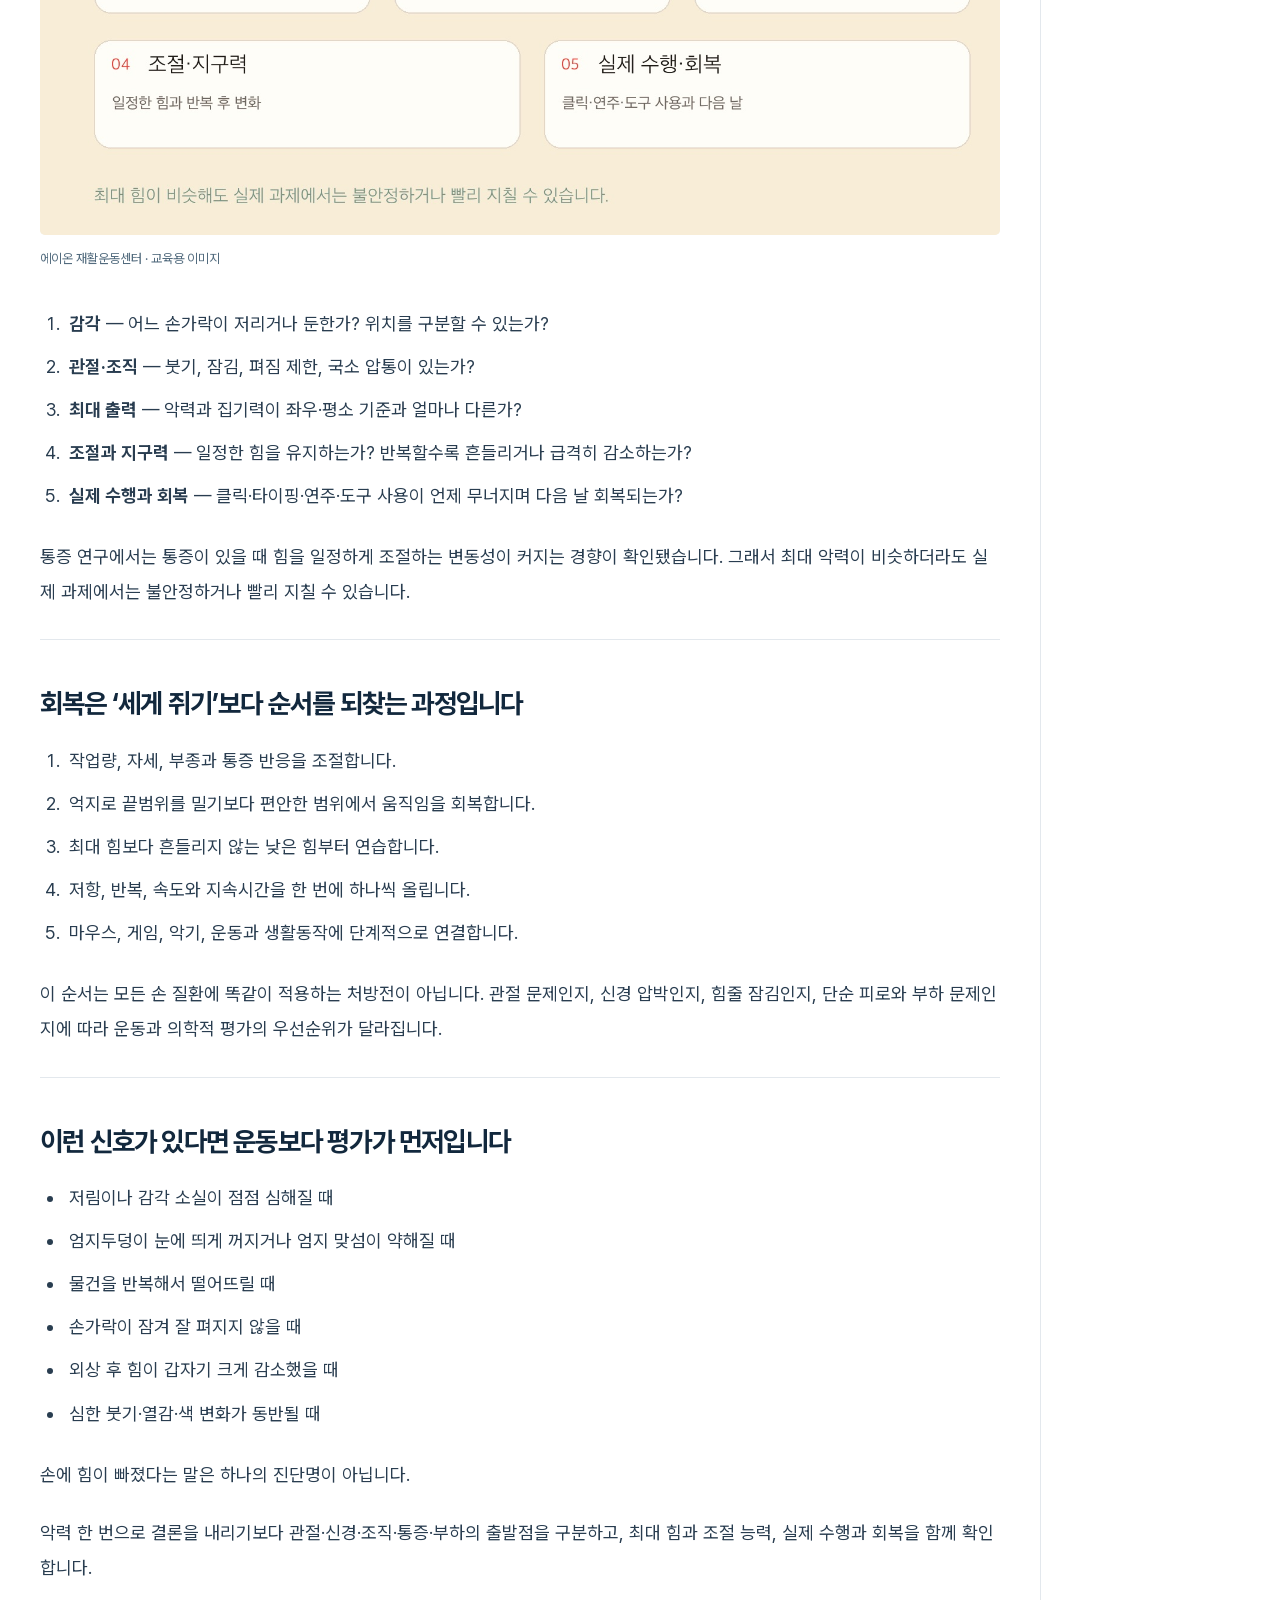
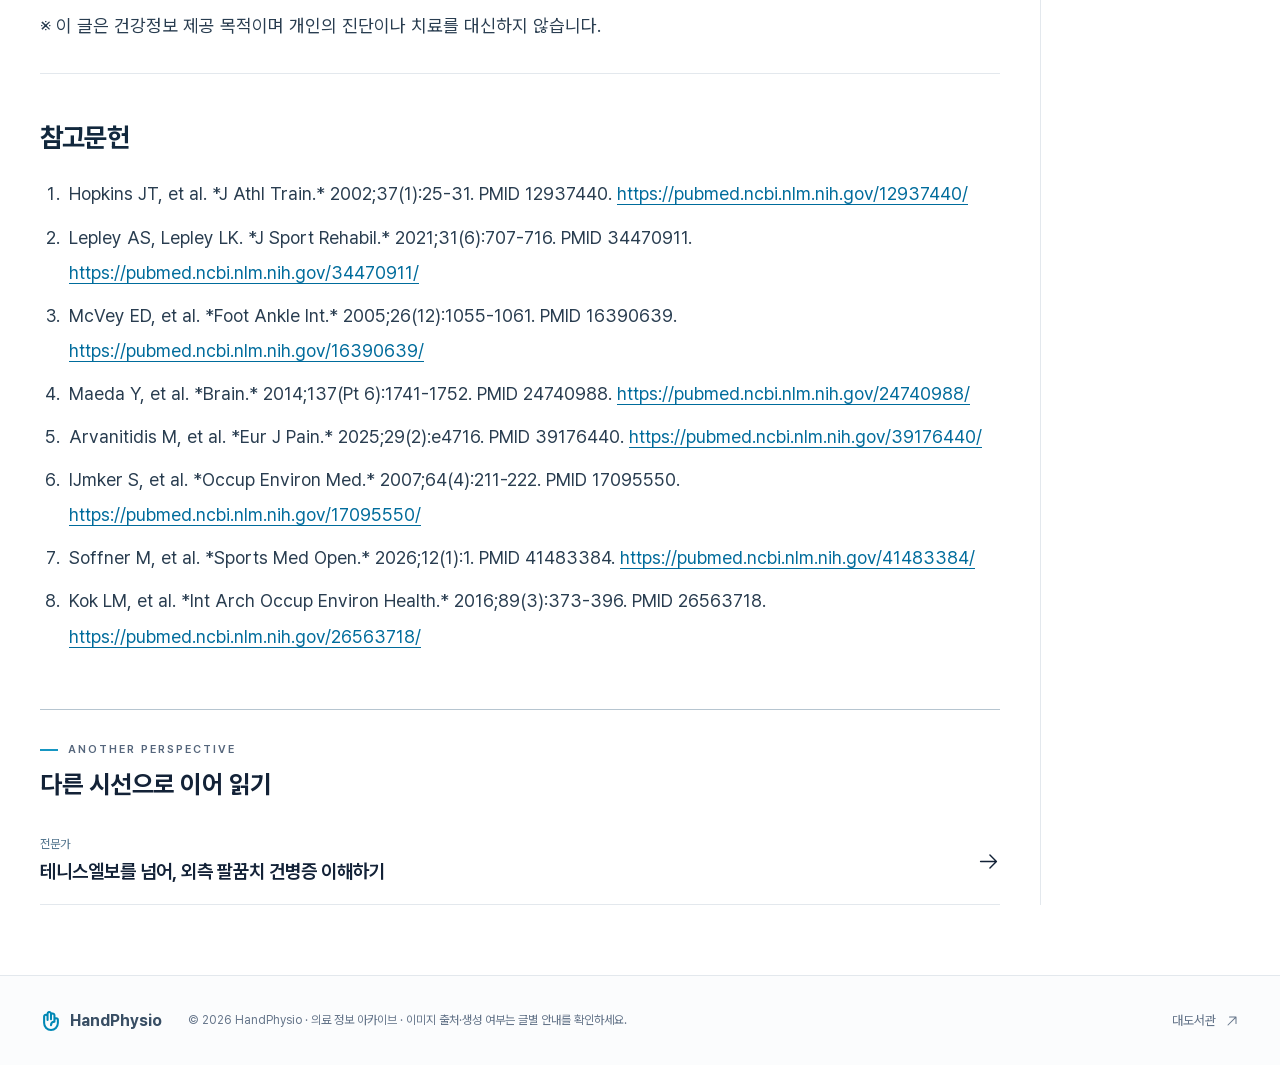
<file: posts/why-hand-feels-weak.html>
<!doctype html>
<html lang="ko"><head><meta charset="utf-8"><meta name="viewport" content="width=device-width,initial-scale=1"><meta name="robots" content="noindex,follow"><title>손에 힘이 안 들어갈 때, 근육만 보면 될까요? | HandPhysio</title><link rel="canonical" href="https://kjp9204-oss.github.io/handphysio/#read/aon-why-hand-feels-weak"><meta http-equiv="refresh" content="0;url=../#read/aon-why-hand-feels-weak"></head><body><p>HandPhysio의 새 글 화면으로 연결합니다.</p><p><a href="../#read/aon-why-hand-feels-weak">손에 힘이 안 들어갈 때, 근육만 보면 될까요? 바로 열기</a></p><script>location.replace("../#read/aon-why-hand-feels-weak");</script></body></html>
</file>
<file: assets/index-WDQqkpLb.css>
@font-face{font-family:Pretendard;src:url(../assets/PretendardVariable.woff2) format("woff2");font-style:normal;font-weight:100 900;font-display:swap}:root{font-family:Pretendard,-apple-system,BlinkMacSystemFont,Segoe UI,sans-serif;color:#132237;background:#fff;font-synthesis:none;font-weight:400;--ink:#132237;--muted:#65758a;--cyan:#00b0db;--blue:#006b9a;--line:#e3e8ed}*{box-sizing:border-box}body{margin:0;min-width:320px;min-height:100vh;-webkit-font-smoothing:antialiased}button,input,select{font:inherit}button,a,input,select{-webkit-tap-highlight-color:transparent}button,a{touch-action:manipulation}button{cursor:pointer;color:inherit}button:disabled{cursor:default}button svg,a svg{flex-shrink:0}a{color:inherit;text-decoration:none}a:hover{color:var(--blue)}p,h1,h2,h3{margin:0}img{display:block;max-width:100%}:focus-visible{outline:3px solid #008ac4;outline-offset:5px;border-radius:2px}main:focus,.results-heading:focus,.article-body [tabindex="-1"]:focus{outline:none}.sr-only{position:absolute;width:1px;height:1px;overflow:hidden;clip:rect(0,0,0,0);white-space:nowrap}.wrap{width:min(1314px,calc(100% - 80px));margin-inline:auto}.skip-link{position:fixed;top:10px;left:10px;z-index:100;background:#fff;padding:12px;transform:translateY(-200%);border:2px solid var(--blue)}.skip-link:focus{transform:none}.app{position:relative;min-height:100vh}.app>main,.site-header,.site-footer{position:relative}.hero-background{position:absolute;inset:0 0 auto;height:516px;background:#091828;overflow:hidden}.hero-background img{width:100%;height:100%;object-fit:cover;object-position:center center}.site-header{height:76px;border-bottom:1px solid var(--line);z-index:10;background:#fff}.header-dark{color:#f6f9fd;background:transparent;border-color:#e7f0fd2e}.header-inner{height:100%;display:flex;align-items:center}.brand{display:inline-flex;align-items:center;gap:15px;font-size:29px;font-weight:710;letter-spacing:-1px;white-space:nowrap}.brand svg{width:42px;height:42px;color:var(--cyan)}.brand:hover{color:inherit}.brand-note{border-left:1px solid #cbd5e1;padding-left:22px;margin-left:25px;font-size:11px;line-height:1.55;color:var(--muted);letter-spacing:.1px}.header-dark .brand-note{color:#b7c5d5;border-color:#526274}.main-nav{display:flex;align-items:center;gap:31px;margin-left:auto;font-size:15px;font-weight:530}.header-dark a:hover{color:#6ee2ff}.nav-library{display:flex;align-items:center;gap:9px;border-left:1px solid #bdc8d4;padding-left:25px;margin-left:1px}.nav-library svg:first-child{color:var(--cyan)}.header-dark .nav-library{border-color:#65707d}.external-icon{opacity:.6}.icon-button{display:inline-flex;align-items:center;justify-content:center;width:40px;height:40px;border:0;background:transparent;padding:6px;border-radius:4px}.icon-button:hover{background:#6488a41a}.search-open{margin-left:23px;margin-right:-7px}.menu-toggle{display:none}.hero{height:440px;color:#fff}.hero-inner{height:100%;position:relative;padding-top:46px}.hero-eyebrow{font-size:12px;font-weight:560;letter-spacing:3.3px;color:#bdccde;margin-bottom:18px}.hero h1{font-size:80px;font-weight:750;line-height:1.14;letter-spacing:-2.7px}.hero-description{font-size:22px;letter-spacing:-.45px;color:#eef4fc;margin-top:22px}.button{display:inline-flex;align-items:center;justify-content:center;gap:29px;min-height:49px;padding:12px 22px;background:#007da9;border:1px solid transparent;border-radius:3px;color:#fff;font-size:16px;font-weight:620;line-height:1.3}.button:hover{background:#00698f;color:#fff}.button:focus-visible{outline-color:#33cffa}.hero-button{margin-top:28px;width:168px;height:58px;background:#009ccf;font-size:19px;gap:39px}.hero-button:hover{background:#0088b9}.hero-caption{position:absolute;bottom:43px;right:1px;font-size:15px;line-height:1.6;color:#eff5fb;letter-spacing:.2px;text-shadow:0 1px 5px #07121d}.home-editorial{display:grid;grid-template-columns:minmax(0,884px) minmax(0,1fr);gap:54px;padding-top:38px;padding-bottom:48px}.eyebrow{display:flex;align-items:center;gap:10px;font-size:11px;line-height:20px;letter-spacing:2px;font-weight:600;color:#55667c}.eyebrow>span{display:block;width:18px;height:2px;background:#1696c2}.home-editorial h2{font-size:32px;font-weight:690;letter-spacing:-.9px;line-height:1.3;margin-top:8px}.section-intro{color:var(--muted);font-size:16px;line-height:1.65;letter-spacing:-.25px;margin-top:11px}.featured-list{margin-top:27px}.story-row{display:grid;grid-template-columns:363px minmax(0,1fr);gap:38px;padding-bottom:20px}.story-row+.story-row{padding-top:9px;border-top:1px solid var(--line)}.story-image{width:100%;height:152px;overflow:hidden;background:#edf0f1}.story-image img{width:100%;height:100%;object-fit:cover;transition:transform .25s}.story-image:hover img{transform:scale(1.03)}.reader-label{font-size:12px;color:#005f91;font-weight:650;line-height:1.5}.reader-label.pro{color:#80502c}.story-copy{min-width:0}.story-copy h3{font-size:23px;line-height:1.36;letter-spacing:-.75px;font-weight:690;margin-top:8px}.story-copy>p{color:var(--muted);font-size:14px;line-height:1.7;margin-top:8px;letter-spacing:-.2px}.text-link{display:inline-flex;align-items:center;gap:12px;font-size:13px;font-weight:620;margin-top:12px}.text-link:hover{gap:17px}.all-link{display:inline-flex;align-items:center;gap:20px;border-bottom:1px solid #aabac8;padding:9px 0;font-size:14px;color:#455a6b;margin-top:7px}.deep-dive{border-left:1px solid var(--line);padding-left:44px}.deep-dive h2{font-size:30px}.deep-dive .section-intro{font-size:15px;line-height:1.8}.deep-link{display:flex;align-items:center;justify-content:space-between;gap:12px;padding:20px 0;border-bottom:1px solid var(--line)}.deep-link:first-of-type{margin-top:15px}.deep-link h3{font-size:19px;line-height:1.45;font-weight:660;letter-spacing:-.6px}.deep-link p{margin-top:7px;font-size:13px;color:var(--muted)}.brand-thought{padding-top:30px}.brand-thought p{color:#617088;font-size:15px;line-height:1.75;letter-spacing:-.3px}.brand-thought span{display:block;margin-top:25px;font-size:16px;font-weight:550;letter-spacing:1.5px;color:#4a617e}.site-footer{border-top:1px solid var(--line);color:#65758a;background:#fbfcfd}.footer-inner{display:flex;align-items:center;gap:26px;min-height:89px;flex-wrap:wrap}.footer-brand{font-weight:700;display:flex;align-items:center;gap:8px;color:#384e64}.footer-brand svg{color:#0088b5}.footer-inner p{font-size:12px;line-height:1.7}.footer-inner>a:last-child{display:flex;align-items:center;gap:8px;margin-left:auto;font-size:13px}.catalog-page{padding-block:61px 65px;min-height:calc(100vh - 166px)}.catalog-page>h1{font-size:46px;letter-spacing:-1.6px;line-height:1.3;font-weight:720;margin-top:13px}.page-intro{margin-top:18px;line-height:1.8;font-size:17px;color:var(--muted)}.archive-notice{margin-top:22px;font-size:13px;line-height:1.8;color:#626e79;padding-left:12px;border-left:2px solid #bdcbd7}.catalog-controls{display:flex;gap:14px;margin-top:39px}.catalog-search{display:flex;align-items:center;gap:13px;border:1px solid #becbd6;border-radius:3px;padding:0 17px;min-height:52px;flex:1}.catalog-search:focus-within{outline:2px solid #008ac4;outline-offset:2px}.catalog-search svg{color:#607489}.catalog-search input{border:0;outline:none;background:none;min-width:0;width:100%;padding:14px 0;font-size:16px;color:var(--ink)}.topic-select{position:relative;display:flex;align-items:center;min-width:205px}.topic-select select{-webkit-appearance:none;-moz-appearance:none;appearance:none;border:1px solid #becbd6;border-radius:3px;width:100%;height:100%;padding:13px 44px 13px 17px;background:#fff;color:#32485d;font-size:15px}.topic-select svg{position:absolute;right:15px;pointer-events:none}.reader-tabs{display:flex;flex-wrap:wrap;gap:9px;margin-top:21px}.reader-tabs button{display:inline-flex;align-items:center;gap:6px;background:#fff;border:1px solid var(--line);border-radius:3px;padding:10px 14px;font-size:14px;color:#5b6c7d}.reader-tabs button.active{background:#eef7fa;border-color:#83bfd2;color:#005777;font-weight:650}.reader-tabs button>span{margin-left:3px;font-size:11px;opacity:.85}.results-heading{display:flex;align-items:center;justify-content:space-between;margin-top:39px;padding-bottom:18px;border-bottom:1px solid #8294a5;scroll-margin-top:25px;font-size:15px;color:var(--muted)}.results-heading strong{color:var(--ink);font-weight:690}.reset-button{display:flex;align-items:center;gap:7px;border:0;background:none;color:#4c6174;font-size:13px;padding:7px}.archive-row{display:grid;grid-template-columns:68px minmax(0,1fr) 40px;gap:20px;padding:26px 0;border-bottom:1px solid var(--line)}.chapter-number{padding-top:3px;font-size:12px;font-weight:600;letter-spacing:1px;color:#7b8996}.article-meta{display:flex;align-items:center;gap:12px;flex-wrap:wrap;font-size:12px;line-height:1.6;color:#75808c}.article-meta>span+span:before{content:"·";margin-right:12px;color:#a0a9b2}.archive-row h2{font-size:23px;letter-spacing:-.65px;line-height:1.45;margin-top:8px;font-weight:680}.archive-row p{font-size:14px;color:var(--muted);line-height:1.75;margin-top:8px;max-width:930px}.review-label{display:block;font-size:11px;color:#708091;margin-top:11px}.read-arrow{display:flex;align-items:center;justify-content:center;align-self:center;min-height:44px;color:#356784}.pagination{display:flex;justify-content:center;gap:7px;margin-top:37px}.pagination button{display:flex;align-items:center;justify-content:center;min-width:40px;height:40px;background:#fff;border:1px solid transparent;border-radius:3px;font-size:14px}.pagination button.active{color:#005677;border-color:#7daebf;background:#eff7fa;font-weight:700}.pagination button:disabled{color:#acb5bc}.pagination button:not(:disabled):hover{background:#f0f5f8}.empty-state{text-align:center;padding:65px 15px;color:var(--muted)}.empty-state>svg{margin:0 auto 20px;color:#8aa3b6}.empty-state h2,.empty-state h1{color:var(--ink);font-size:26px;letter-spacing:-.6px}.empty-state p{margin-top:15px;font-size:15px;line-height:1.7}.empty-state .button{margin-top:23px}.not-found{min-height:calc(100vh - 166px);padding-top:130px}.reader-page{padding-top:32px;padding-bottom:70px}.back-link{display:inline-flex;align-items:center;gap:10px;font-size:14px;color:#506477;padding:10px 0}.reader-layout{display:grid;grid-template-columns:minmax(0,870px) minmax(230px,1fr);gap:82px;margin-top:33px}.reader-layout>article{min-width:0}.article-heading{padding-bottom:25px}.chapter-tag{margin-top:22px;letter-spacing:2px;font-size:12px;color:#6c8091}.article-heading h1{font-size:44px;line-height:1.3;letter-spacing:-1.3px;font-weight:730;margin-top:12px;overflow-wrap:anywhere}.article-subtitle{font-size:19px;line-height:1.7;color:#62758a;margin-top:20px}.byline{font-size:13px;color:#6b7a87;margin-top:23px}.source-notice{padding:19px 22px;background:#f3f6f8;border-left:3px solid #a7bac9;margin-bottom:37px}.source-notice strong{font-size:13px;color:#3c556b}.source-notice p{font-size:13px;line-height:1.85;color:#5f7181;margin-top:6px}.source-notice a{display:inline-flex;align-items:center;gap:6px;color:#005f91;margin-top:10px;font-size:12px;text-decoration:underline;text-underline-offset:3px}.article-body{font-size:18px;line-height:1.95;color:#293d50;overflow-wrap:anywhere;word-break:normal}.article-body p{margin:0 0 23px}.article-body h2{font-size:27px;line-height:1.5;letter-spacing:-.8px;margin:44px 0 18px;color:#12283d;scroll-margin-top:25px}.article-body h3{font-size:22px;line-height:1.5;margin:30px 0 15px;scroll-margin-top:25px}.article-body h4,.article-body h5,.article-body h6{font-size:19px;margin:25px 0 12px}.article-body ul,.article-body ol{padding-left:25px;margin-block:15px 26px}.article-body li{padding-left:4px;margin:8px 0}.article-body a{color:#006c9c;text-decoration:underline;text-underline-offset:4px}.article-body blockquote,.article-body aside{margin:25px 0;padding:18px 23px;background:#f4f8fa;border-left:3px solid #7ca8bc}.article-body table{display:block;width:100%;overflow:auto;border-collapse:collapse;font-size:14px;margin-block:25px}.article-body td,.article-body th{border:1px solid #d6e0e7;padding:9px 12px}.article-body th{background:#f2f6f8;text-align:left}.article-body pre{overflow:auto;padding:20px;background:#f2f5f7}.article-body hr{border:0;border-top:1px solid var(--line);margin:30px 0}.article-body strong{font-weight:680}.load-state{padding:60px 15px;text-align:center;color:var(--muted)}.load-state .button{margin-top:20px}.reader-sidebar{border-left:1px solid var(--line);padding-left:35px}.reader-sticky{position:sticky;top:30px}.reader-sidebar h2{font-size:21px;margin-top:14px;font-weight:650}.reader-sidebar nav{display:flex;flex-direction:column;gap:10px;margin-top:20px;max-height:52vh;overflow:auto;padding:4px}.reader-sidebar nav button{text-align:left;border:0;border-left:2px solid #dce6ec;background:none;color:#61788b;padding:3px 0 3px 13px;font-size:13px;line-height:1.6}.reader-sidebar nav button:hover{color:var(--blue);border-left-color:var(--cyan)}.reader-sidebar nav button:disabled{opacity:.55}.reader-library{display:flex;align-items:flex-start;flex-direction:column;gap:13px;padding-top:27px;margin-top:30px;border-top:1px solid var(--line)}.reader-library>svg{color:#008db5}.reader-library strong{font-size:15px;font-weight:620}.reader-library span{display:flex;align-items:center;gap:12px;font-size:13px;color:#006b91}.related-reading{margin-top:55px;border-top:1px solid #b6c5d0;padding-top:30px}.related-reading h2{font-size:25px;margin-block:9px 20px;letter-spacing:-.5px}.related-reading>a{display:flex;justify-content:space-between;align-items:center;gap:16px;padding:18px 0;border-bottom:1px solid var(--line)}.related-reading>a span{display:block;font-size:12px;color:#577890;margin-bottom:7px}.related-reading>a strong{font-size:19px;line-height:1.5;font-weight:630}.variant-note{font-size:13px;line-height:1.75;color:#6b7f8f;margin-top:17px}.search-dialog{width:min(660px,calc(100% - 36px));border:0;border-radius:5px;padding:29px 32px 33px;color:var(--ink);box-shadow:0 25px 90px #071a3450}.search-dialog::backdrop{background:#061727bb;-webkit-backdrop-filter:blur(4px);backdrop-filter:blur(4px)}.dialog-top{display:flex;align-items:center;justify-content:space-between;color:#4b6b82;font-size:11px;font-weight:650;letter-spacing:2px}.dialog-top .icon-button{margin-right:-10px}.search-dialog h2{font-size:28px;letter-spacing:-.8px;margin-top:18px}.search-dialog>p{font-size:14px;color:var(--muted);margin-top:11px}.search-form{display:flex;align-items:center;gap:13px;border-bottom:2px solid #476d87;margin-top:27px;padding-bottom:13px}.search-form>svg{color:#57798e}.search-form input{flex:1;width:0;min-width:0;border:0;font-size:17px;min-height:40px;color:var(--ink)}.search-form .button{gap:10px;min-height:42px;padding:10px 13px;font-size:14px}.search-suggestions{display:flex;align-items:center;gap:15px;flex-wrap:wrap;font-size:12px;color:#758a9a;margin-top:22px}.search-suggestions a{color:#0c6a90;font-weight:550}@media(max-width:1250px){.brand-note{display:none}.home-editorial{grid-template-columns:minmax(0,1fr) 300px;gap:34px}.deep-dive{padding-left:30px}.story-row{grid-template-columns:42% minmax(0,1fr);gap:24px}.story-copy h3{font-size:21px}.story-copy>p{font-size:13px}.reader-layout{gap:45px;grid-template-columns:minmax(0,1fr) 240px}.reader-sidebar{padding-left:25px}}@media(max-width:1000px){.wrap{width:calc(100% - 48px)}.main-nav{gap:21px;font-size:14px}.nav-library{padding-left:18px}.brand{font-size:25px;gap:9px}.brand svg{width:36px;height:36px}.search-open{margin-left:13px}.hero h1{font-size:69px}.hero-description{font-size:19px}.home-editorial{gap:26px;grid-template-columns:minmax(0,1fr) 255px}.deep-dive{padding-left:25px}.story-row{grid-template-columns:1fr;gap:16px}.story-image{height:auto;aspect-ratio:2.4}.story-row+.story-row{padding-top:23px}.home-editorial h2{font-size:29px}.deep-link h3{font-size:17px}.reader-layout{grid-template-columns:minmax(0,1fr) 210px;gap:28px}.reader-sidebar{padding-left:20px}.article-heading h1{font-size:37px}.article-body{font-size:17px}.footer-inner{gap:15px;padding-block:20px}}@media(max-width:760px){.wrap{width:calc(100% - 40px)}.site-header{height:70px}.brand{font-size:25px;letter-spacing:-.6px}.brand svg{width:36px;height:36px}.header-inner>.search-open{margin-left:auto;margin-right:6px}.menu-toggle{display:inline-flex;margin-right:-7px}.main-nav{display:none;position:absolute;top:69px;left:0;right:0;margin:0;padding:18px 20px;background:#fff;box-shadow:0 14px 20px #13273d1a;border-bottom:1px solid #d8e4ec;color:var(--ink);gap:0;font-size:16px}.main-nav.is-open{display:flex;flex-direction:column;align-items:stretch}.main-nav a{padding:13px 10px}.main-nav a:hover{color:var(--blue);background:#f0f7fa}.main-nav .nav-library{border:0;border-top:1px solid var(--line);margin:8px 0 0;padding:17px 10px}.hero-background{height:563px}.hero-background img{object-position:63% center;opacity:.57}.hero{height:493px}.hero-inner{padding-top:48px}.hero-eyebrow{font-size:10px;letter-spacing:2.6px;margin-bottom:22px}.hero h1{font-size:clamp(40px,7.5vw,57px);letter-spacing:-1.8px;line-height:1.19}.hero-description{max-width:320px;font-size:17px;line-height:1.8;margin-top:23px;letter-spacing:-.45px}.hero-button{width:149px;height:52px;font-size:17px;gap:32px;margin-top:26px}.hero-caption{right:0;bottom:26px;font-size:12px;color:#c6d5e4}.home-editorial{display:block;padding-top:30px;padding-bottom:35px}.home-editorial h2{font-size:29px}.section-intro{font-size:14px;line-height:1.8}.featured-list{margin-top:24px}.story-row{grid-template-columns:1fr;gap:17px;padding-bottom:25px}.story-image{aspect-ratio:2.4;max-height:230px}.story-copy h3{font-size:22px;margin-top:6px}.story-copy>p{font-size:14px;margin-top:9px}.text-link{font-size:13px;margin-top:13px}.all-link{margin-top:0}.deep-dive{margin-top:35px;border-left:0;border-top:1px solid #cfdbe4;padding:30px 0 0}.deep-dive h2{font-size:28px}.deep-dive .section-intro{font-size:14px}.deep-link h3{font-size:18px}.brand-thought{padding-top:25px}.brand-thought span{margin-top:16px}.footer-inner{display:grid;grid-template-columns:1fr auto;gap:14px 9px;padding-block:21px}.footer-inner p{grid-column:1/-1;grid-row:2;font-size:11px;max-width:300px}.footer-inner>a:last-child{grid-column:2;grid-row:1;font-size:12px}.footer-brand{font-size:14px}.catalog-page{padding-top:36px}.catalog-page>h1{font-size:33px;letter-spacing:-1px}.page-intro{font-size:15px;margin-top:14px}.archive-notice{font-size:12px}.catalog-controls{flex-direction:column;margin-top:28px;gap:11px}.topic-select{width:100%;min-height:45px}.topic-select select{font-size:14px}.catalog-search{min-height:50px;padding-inline:12px}.catalog-search input{font-size:16px}.reader-tabs{gap:6px;margin-top:15px}.reader-tabs button{font-size:12px;padding:10px 9px;gap:4px;min-height:42px}.reader-tabs button>span{font-size:10px;margin-left:1px}.results-heading{margin-top:27px;font-size:13px;padding-bottom:12px}.reset-button{font-size:12px;padding:7px 0 7px 7px}.archive-row{grid-template-columns:minmax(0,1fr) 30px;gap:11px;padding:21px 0}.chapter-number{display:none}.archive-row h2{font-size:20px;line-height:1.5;margin-top:7px}.archive-row p{font-size:13px}.article-meta{font-size:11px;gap:8px}.article-meta>span+span:before{margin-right:8px}.reader-label{font-size:11px}.read-arrow svg{width:22px}.pagination{gap:3px}.pagination button{min-width:35px;height:40px}.empty-state{padding:45px 0}.empty-state h2,.empty-state h1{font-size:23px}.empty-state p{font-size:14px}.reader-page{padding-top:20px}.reader-layout{display:block;margin-top:25px}.article-heading h1{font-size:32px;line-height:1.4;letter-spacing:-1px}.article-subtitle{font-size:17px;line-height:1.7;margin-top:15px}.chapter-tag{font-size:10px;margin-top:20px}.byline{margin-top:17px;font-size:12px}.source-notice{padding:16px 17px;margin-bottom:28px}.source-notice p{font-size:12px}.article-body{font-size:17px;line-height:1.9}.article-body h2{font-size:24px;margin-top:35px}.article-body h3{font-size:21px}.article-body blockquote,.article-body aside{padding:15px 17px}.reader-sidebar{border-left:0;border-top:1px solid var(--line);margin-top:35px;padding:27px 0 0}.reader-sticky{position:static}.reader-sidebar nav{max-height:none}.reader-sidebar nav button{padding-block:7px;font-size:14px}.related-reading h2{font-size:23px}.related-reading>a strong{font-size:17px}.search-dialog{padding:21px 21px 26px}.search-dialog h2{font-size:24px}.search-form{gap:10px}.search-form input{font-size:16px}.search-form .button{padding:10px;gap:0}.search-form .button svg{display:none}.search-suggestions{gap:11px}.not-found{padding-top:90px}}.home-editorial .eyebrow{color:#00799c;line-height:16px;gap:15px}.home-editorial .eyebrow>span{width:30px}.hero-eyebrow{color:#5cd9f6}.nav-library{color:#006e9f}.header-dark .nav-library{color:#26c8ee}.text-link{color:#005e91}.deep-link{display:grid;grid-template-columns:29px minmax(0,1fr) 24px;gap:24px;color:#005b91;padding-block:23px}.deep-link:first-of-type{border-top:1px solid var(--line);margin-top:23px}.deep-link h3{font-size:19px}.deep-link p{font-size:14px;line-height:1.6;margin-top:4px}.brand-thought{padding-top:39px}.brand-thought p{font-size:14px;line-height:1.8}.brand-thought span{font-size:13px;letter-spacing:3px;margin-top:17px}.hero-button{font-weight:700;background:#008bbb}@media(min-width:1001px){.hero h1{font-size:84px;line-height:1.1}.hero-description{margin-top:13px}}@media(min-width:761px){.home-editorial h2{font-size:34px;line-height:1.2}.home-editorial .section-intro{margin-top:7px}.featured-list{margin-top:24px}.story-row{padding-bottom:16px}.story-row+.story-row{padding-top:12px}.story-copy>p{font-size:16px;line-height:1.5;max-width:380px}.text-link{font-size:15px;margin-top:12px}.deep-dive h2{font-size:32px}.hero-caption{bottom:15px;right:-28px}.story-copy h3{font-weight:700}.hero-button{width:160px;gap:27px}}@media(min-width:761px)and (max-width:1250px){.deep-link{gap:12px;grid-template-columns:24px minmax(0,1fr) 20px}.deep-link h3{font-size:16px}.deep-link p{font-size:12px}.story-copy>p{font-size:14px}.deep-symbol{width:24px}.hero-caption{right:0}}@media(max-width:760px){.deep-link{gap:18px;padding-block:20px}.deep-link h3{font-size:18px}.deep-link p{font-size:13px}.brand-thought{padding-top:27px}.brand-thought p{font-size:14px}}@media(min-width:761px){.hero-background img{opacity:.84}.hero-caption{background:#071c3099;padding:7px 9px}.brand{font-size:27px;letter-spacing:-1.1px}}@media(min-width:761px)and (max-width:1250px){.hero-background img{opacity:.5}}@media(max-width:760px){.hero-background img{opacity:.52}}.editorial-notes{background:#f5f9fb;border:1px solid #dae6ec;padding:21px 23px;margin-bottom:33px}.editorial-notes h2{font-size:17px;font-weight:670}.editorial-notes ul{list-style:none;padding:0;margin:0}.editorial-notes li{margin-top:16px}.editorial-notes p{font-size:14px;line-height:1.85;color:#435b6d}.editorial-notes a{display:inline-flex;align-items:center;gap:6px;font-size:12px;line-height:1.8;color:#006491;text-decoration:underline;text-underline-offset:3px;margin-top:7px}@media(prefers-reduced-motion:reduce){*,*:before,*:after{scroll-behavior:auto!important;transition:none!important;animation:none!important}}.clinical-article{--clinical-teal:#087e82;--clinical-navy:#173549}.article-body .clinical-lead{font-size:21px;line-height:1.9;color:var(--clinical-navy)}.article-body .clinical-figure,.article-body .clinical-model{margin:32px 0 38px}.article-body .clinical-figure img{display:block;width:100%;height:auto;border-radius:6px;background:#edf4f4}.article-body figcaption{font-size:13px;line-height:1.8;color:#526573;margin-top:12px;word-break:keep-all}.article-body .clinical-takeaway{border-left:4px solid var(--clinical-teal);padding:22px 26px;background:#eaf4f3;margin:30px 0}.article-body .clinical-takeaway>strong{font-size:13px;color:#086f73}.article-body .clinical-takeaway p{margin:9px 0 0;font-size:21px;font-weight:650;color:#183d4b}.article-body .clinical-article>h2{background:#eef5f5;border-top:3px solid var(--clinical-teal);padding:22px 24px;margin-top:58px;font-size:27px;line-height:1.5}.article-body .clinical-article h3{font-size:22px;line-height:1.6;margin-top:34px;color:var(--clinical-navy)}.clinical-flow,.clinical-recheck{display:grid;grid-template-columns:repeat(2,minmax(0,1fr));gap:12px}.clinical-flow>div,.clinical-recheck>div{background:#f1f6f7;border:1px solid #d8e5e7;padding:22px}.clinical-flow span,.clinical-recheck span{display:block;font-size:12px;letter-spacing:.08em;color:#08757c;margin-bottom:8px}.clinical-flow strong,.clinical-recheck strong{font-size:18px;line-height:1.5;display:block}.article-body .clinical-flow p,.article-body .clinical-recheck p{font-size:15px;line-height:1.8;margin:10px 0 0}.clinical-recheck{grid-template-columns:repeat(3,minmax(0,1fr))}.clinical-table-wrap{overflow:auto;margin:25px 0;border:1px solid #d8e5e7;border-radius:5px}.article-body .clinical-table-wrap table{width:100%;min-width:560px;border-collapse:collapse;font-size:15px;line-height:1.8;margin:0}.clinical-table-wrap caption{text-align:left;padding:15px 18px;background:#173549;color:#fff;font-weight:600;font-size:16px}.clinical-table-wrap th,.clinical-table-wrap td{padding:17px;vertical-align:top;text-align:left;border-bottom:1px solid #d8e5e7}.clinical-table-wrap th{background:#edf5f5;color:#173549}.clinical-table-wrap tbody tr:last-child td{border-bottom:0}.clinical-checks{counter-reset:clinical-step}.clinical-checks>section{position:relative;padding:6px 0 18px 56px;border-bottom:1px solid #dce7eb}.clinical-checks>section:before{counter-increment:clinical-step;content:counter(clinical-step,decimal-leading-zero);position:absolute;left:0;top:35px;color:#087e82;font-size:21px;font-weight:750}.article-body .clinical-checks h3{font-size:20px;margin-top:24px}.article-body .clinical-checks p{font-size:17px}.article-body .clinical-references{padding-left:24px;font-size:14px;line-height:1.85;color:#526573}.article-body .clinical-references li{margin:0 0 18px;overflow-wrap:anywhere}.article-body .clinical-references li:target{background:#eef7ed}.article-body .clinical-disclaimer{font-size:15px;line-height:1.85;padding:18px 20px;background:#f3f6f7}.new-editorial-notice{border-left-color:#07848a;background:#eef8f7}.article-body .clinical-evidence-note{border:1px solid #bcd9e0;border-radius:6px;background:#f3fafb;padding:20px 24px;margin:28px 0;color:#244b60}.article-body .clinical-evidence-note>strong{font-size:14px;letter-spacing:.02em;color:#086f73}.article-body .clinical-evidence-note p{font-size:16px;line-height:1.85;margin:9px 0 0}.clinical-table-wrap:focus-visible{outline:3px solid #087e82;outline-offset:3px}.article-heading h1,.story-copy h3,.archive-row-new h2{word-break:keep-all;overflow-wrap:anywhere;text-wrap:balance}.story-image{height:auto;aspect-ratio:3/2}.archive-row-new{grid-template-columns:168px minmax(0,1fr) 40px}.archive-cover{display:block;align-self:start;color:#08757c;font-size:10px;letter-spacing:.08em}.archive-cover img{display:block;width:100%;height:auto;aspect-ratio:3/2;object-fit:cover;border-radius:4px;background:#edf4f4}.archive-cover span{display:block;margin-top:9px}@media(max-width:760px){.story-image{aspect-ratio:3/2;max-height:none}.archive-row-new{grid-template-columns:minmax(0,1fr) 30px}.archive-cover{grid-column:1/-1;max-width:240px}.archive-cover span{margin-top:6px}}@media(max-width:760px){.article-body .clinical-lead{font-size:19px}.article-body .clinical-article>h2{font-size:22px;padding:18px 16px}.article-body .clinical-article h3{font-size:20px}.clinical-flow,.clinical-recheck{grid-template-columns:1fr}.clinical-flow>div,.clinical-recheck>div{padding:18px}.article-body .clinical-takeaway{padding:20px}.article-body .clinical-takeaway p{font-size:19px}.clinical-checks>section{padding-left:43px}.clinical-checks>section:before{font-size:18px}.article-body .clinical-checks p{font-size:16px}}.catalog-controls{flex-wrap:wrap}.catalog-search{min-width:220px}.results-heading{gap:14px}.results-heading>p{line-height:1.7;min-width:0}.reset-button{flex-shrink:0}.archive-row-adapted .archive-cover img{object-fit:contain;background:#eff4f6}.adapted-source-notice{border-left-color:#287c9d;background:#f0f7fa}.adapted-provenance{margin:15px 0 0;font-size:13px;line-height:1.8;color:#496072}.adapted-provenance>div{display:grid;grid-template-columns:92px minmax(0,1fr);gap:10px;margin-top:5px}.adapted-provenance dt{font-weight:650}.adapted-provenance dd{margin:0;overflow-wrap:anywhere}.adapted-changes{border-top:1px solid #d7e5ec;margin-top:17px;padding-top:13px;color:#4e6678;font-size:13px;line-height:1.8}.adapted-changes summary{cursor:pointer;font-weight:600;min-height:30px;padding-block:3px}.adapted-changes ul{margin:9px 0 0;padding-left:20px}.adapted-changes li{margin-top:6px}.source-notice .adapted-image-credit{margin-top:13px;font-size:12px;color:#607687}.adapted-summary{border:1px solid #d8e6e9;background:#f7fafb;padding:24px 26px;margin-bottom:35px}.adapted-summary h2{font-size:23px;line-height:1.5;margin-top:8px;letter-spacing:-.6px}.adapted-summary ol{counter-reset:reading-point;list-style:none;padding:0;margin:17px 0 0}.adapted-summary li{counter-increment:reading-point;position:relative;padding:11px 0 11px 39px;font-size:16px;line-height:1.8;color:#355367}.adapted-summary li+li{border-top:1px solid #e0e9ed}.adapted-summary li:before{content:counter(reading-point,decimal-leading-zero);position:absolute;left:0;top:12px;color:#087c87;font-size:14px;font-weight:750}.adapted-body{min-width:0}.adapted-body .lead{font-size:20px;line-height:1.9;color:#26475d}.adapted-body .editorialMedia,.adapted-body .researchFigure{margin:30px 0 35px;max-width:100%}.adapted-body .editorialMedia img,.adapted-body .researchFigure img{display:block;width:100%;height:auto;object-fit:contain;border-radius:5px;background:#f1f6f7}.adapted-body figcaption{font-size:13px;line-height:1.85;margin-top:12px;color:#526b7e}.adapted-body .articleCallout,.adapted-body .huntPrimer,.adapted-body .evidenceBand{margin:27px 0;padding:23px 25px;border-left:4px solid #168895;background:#edf6f6;color:#254c60}.adapted-body .articleCallout h2,.adapted-body .articleCallout h3,.adapted-body .huntPrimer h2,.adapted-body .huntPrimer h3{margin-top:0;font-size:22px}.adapted-body .articleCallout p:last-child,.adapted-body .huntPrimer p:last-child,.adapted-body .evidenceBand p:last-child{margin-bottom:0}.adapted-body .huntFacts{display:grid;grid-template-columns:repeat(3,minmax(0,1fr));gap:13px;margin:25px 0}.adapted-body .huntFact{min-width:0;border:1px solid #d5e5eb;border-radius:5px;background:#f7fafb;padding:20px}.adapted-body .huntFact strong,.adapted-body .huntFact b{display:block;font-size:25px;line-height:1.4;color:#086e85;margin-bottom:8px}.adapted-body .huntFact p,.adapted-body .huntFact span{font-size:14px;line-height:1.8}.adapted-body .huntFact p:last-child{margin-bottom:0}.adapted-body .researchTableWrap,.adapted-body .tableScroll{max-width:100%;overflow:auto;margin:27px 0;border:1px solid #d8e3e9;border-radius:4px}.adapted-body .researchTableWrap table,.adapted-body .tableScroll table,.adapted-body .exposureTable{display:table;min-width:560px;width:100%;margin:0;font-size:14px;line-height:1.8}.adapted-body .exposureTable:not(.tableScroll *){display:block;overflow:auto;min-width:0;margin:25px 0}.adapted-body th,.adapted-body td{vertical-align:top;padding:14px 16px}.adapted-body th{background:#edf4f7;color:#23475e}.adapted-body caption{text-align:left;background:#173e55;color:#fff;padding:13px 16px;font-weight:600}.adapted-body .checkList{list-style:none;padding:0;margin:25px 0;border-top:1px solid #dce6eb}.adapted-body .checkList>li{position:relative;padding:17px 0 17px 28px;margin:0;border-bottom:1px solid #dce6eb}.adapted-body .checkList>li:before{content:"✓";position:absolute;left:0;top:18px;color:#087b83;font-weight:750}.adapted-body .checkList b,.adapted-body .checkList strong{display:block;margin-bottom:5px}.adapted-body .checkList span{font-size:16px;line-height:1.85}.adapted-body .steps{list-style:none;padding:0;margin:27px 0}.adapted-body .steps>li{display:grid;grid-template-columns:38px minmax(0,1fr);gap:14px;margin:0;padding:21px 0;border-bottom:1px solid #dce7eb}.adapted-body .steps>li>span{font-size:20px;font-weight:750;color:#0a7a87;line-height:1.7}.adapted-body .steps>li>div{min-width:0}.adapted-body .steps b{font-size:18px;line-height:1.7}.adapted-body .steps p{font-size:16px;margin:8px 0 0}.adapted-body .reference{font-size:14px;line-height:1.9;color:#526b7e;margin:28px 0;overflow-wrap:anywhere}.adapted-body .reference li{margin:12px 0}.adapted-body .reference p{margin-bottom:12px}.adapted-body .medicalNote,.adapted-body .researchNote{font-size:14px;line-height:1.9;background:#f3f6f8;border-left:3px solid #a8becb;padding:18px 21px;margin:26px 0;color:#536b7c}.adapted-body .medicalNote p:last-child,.adapted-body .researchNote p:last-child{margin-bottom:0}.adapted-body .sourceLinks{display:flex;gap:12px;flex-wrap:wrap;font-size:14px;margin:18px 0}.adapted-body .video-link-card{display:block;padding:22px 24px;border:1px solid #b9d6e2;border-radius:5px;background:#eff7fa;margin:26px 0;text-decoration:none;line-height:1.8}.adapted-body .video-link-card strong{display:block;color:#135c7c}.adapted-body .video-link-card span,.adapted-body .video-link-card p{display:block;font-size:14px;margin:8px 0 0;color:#526b7e}.adapted-body .videoFrame{max-width:100%;margin:27px 0}.adapted-body video{display:block;width:100%;height:auto;background:#142c3e;border-radius:5px}@media(max-width:1000px){.adapted-body .huntFacts{grid-template-columns:repeat(2,minmax(0,1fr))}}@media(max-width:760px){.catalog-search{min-width:0;width:100%}.results-heading{align-items:flex-start}.adapted-provenance>div{grid-template-columns:80px minmax(0,1fr);gap:8px}.adapted-summary{padding:21px 18px;margin-bottom:29px}.adapted-summary h2{font-size:21px}.adapted-summary li{font-size:15px;padding-left:32px}.adapted-body .lead{font-size:19px}.adapted-body .articleCallout,.adapted-body .huntPrimer,.adapted-body .evidenceBand{padding:20px 18px}.adapted-body .huntFacts{grid-template-columns:1fr}.adapted-body .huntFact{padding:18px}.adapted-body .steps>li{grid-template-columns:30px minmax(0,1fr);gap:10px}.adapted-body .steps>li>span{font-size:18px}.adapted-body .steps b{font-size:17px}.adapted-body .steps p,.adapted-body .checkList span{font-size:15px}.adapted-body .video-link-card{padding:19px 18px}.adapted-body th,.adapted-body td{padding:12px}}.adapted-hero{margin:2rem 0}.adapted-hero img{display:block;width:100%;height:auto;border-radius:16px}.adapted-hero figcaption{margin-top:.7rem;color:#626c77;font-size:.8rem;line-height:1.7;overflow-wrap:anywhere}.image-preview-banner{background:#fff3dc;color:#674700;border-block:1px solid #efd9aa;font-size:13px;line-height:1.65}.image-preview-banner>.wrap{display:flex;gap:15px;align-items:center;padding-block:12px}.image-preview-banner strong{font-size:11px;letter-spacing:.1em;white-space:nowrap}.cover-context{display:block;margin-top:6px;color:#365b6e}@media(max-width:760px){.image-preview-banner>.wrap{display:block}.image-preview-banner span{display:block;margin-top:4px}}.main-nav{gap:22px;white-space:nowrap}.main-nav .nav-library{padding-left:20px;margin-left:0}.story-preview-label{display:block;margin-top:7px;font-size:11px;line-height:1.5;color:#607687}.story-image{aspect-ratio:auto;height:auto;align-self:start;background:#f0f5f7}.story-image img{height:auto;object-fit:contain}.story-image:hover img{transform:none}.archive-row-new{grid-template-columns:clamp(280px,25vw,320px) minmax(0,1fr) 40px;gap:28px;align-items:start}.archive-cover img{aspect-ratio:auto;object-fit:contain}.image-zoom-trigger{position:relative;display:block;width:100%;padding:0;border:0;border-radius:10px;background:#edf4f6;cursor:zoom-in;text-align:left;overflow:hidden}.image-zoom-trigger img{width:100%;height:auto;border-radius:0}.image-zoom-trigger>span{display:inline-flex;align-items:center;gap:8px;padding:10px 14px;font-size:13px;line-height:1.5;color:#175d78;background:#edf4f6;width:100%}.article-body img.zoomable-image{cursor:zoom-in}.image-zoom-hint{display:flex;align-items:flex-start;gap:8px;margin:0 0 23px;font-size:13px;line-height:1.8;color:#547284}.image-zoom-hint>svg{flex-shrink:0;margin-top:3px}.image-lightbox{width:min(1500px,calc(100vw - 32px));max-width:none;max-height:calc(100dvh - 32px);padding:22px;margin:auto;border:0;border-radius:10px;background:#fff;color:var(--ink);box-shadow:0 24px 90px #06172770;overflow:hidden}.image-lightbox[open]{display:flex;flex-direction:column;gap:15px}.image-lightbox::backdrop{background:#071625d9;-webkit-backdrop-filter:blur(3px);backdrop-filter:blur(3px)}.image-lightbox-header{display:flex;justify-content:space-between;align-items:flex-start;gap:18px;flex-shrink:0}.image-lightbox-header h2{font-size:22px;line-height:1.4;letter-spacing:-.5px}.image-lightbox-header p{font-size:13px;line-height:1.7;color:#597084;margin-top:5px}.image-lightbox-header .icon-button{flex-shrink:0;background:#eef4f6;width:44px;height:44px}.image-lightbox-tools{display:flex;align-items:center;justify-content:space-between;gap:14px;flex-shrink:0}.image-lightbox-tools button{border:1px solid #89aabc;border-radius:4px;background:#edf7fa;color:#155d7a;padding:10px 15px;min-height:42px;font-size:14px;font-weight:600}.image-lightbox-tools span{font-size:12px;line-height:1.5;color:#657b8b}.image-lightbox-viewport{min-height:0;max-height:calc(100dvh - 220px);overflow:auto;overscroll-behavior:contain;background:#e9eef1;border:1px solid #dbe4ea;border-radius:4px;flex:1 1 auto}.image-lightbox-viewport img{display:block;width:auto;height:auto;max-width:100%;max-height:calc(100dvh - 240px);object-fit:contain;margin:auto}.image-lightbox-viewport.is-actual-size img{width:auto;height:auto;max-width:none;max-height:none;margin:0}.image-lightbox-caption{font-size:12px;line-height:1.7;color:#536d80;margin:0;max-height:85px;overflow:auto;flex-shrink:0}@media(min-width:1101px){.reader-layout{grid-template-columns:minmax(0,1fr) 200px;gap:40px}.reader-sidebar{padding-left:24px}}@media(max-width:1440px){.brand-note{display:none}}@media(max-width:1000px){.header-inner>.search-open{margin-left:auto;margin-right:6px}.menu-toggle{display:inline-flex;margin-right:-7px}.main-nav{display:none;position:absolute;top:75px;left:0;right:0;margin:0;padding:18px 24px;background:#fff;box-shadow:0 14px 20px #13273d1a;border-bottom:1px solid #d8e4ec;color:var(--ink);gap:0;font-size:16px}.main-nav.is-open{display:flex;flex-direction:column;align-items:stretch}.main-nav a{padding:13px 10px}.main-nav a:hover{color:var(--blue);background:#f0f7fa}.main-nav .nav-library{border:0;border-top:1px solid var(--line);margin:8px 0 0;padding:17px 10px}.header-dark .main-nav .nav-library{color:#006e9f}}@media(max-width:760px){.main-nav{top:69px;padding-inline:20px}.archive-row-new{grid-template-columns:minmax(0,1fr) 30px;gap:16px}.archive-row-new .archive-cover{grid-column:1/-1;max-width:none;width:100%}.story-image{aspect-ratio:auto;max-height:none}.image-lightbox{width:calc(100vw - 16px);max-height:calc(100dvh - 16px);padding:15px;gap:12px}.image-lightbox-header h2{font-size:19px}.image-lightbox-header p{font-size:12px}.image-lightbox-tools button{font-size:13px;padding:9px 12px}.image-lightbox-tools span{font-size:11px}.image-lightbox-viewport{max-height:calc(100dvh - 240px)}.image-lightbox-viewport img{max-height:calc(100dvh - 260px)}.image-lightbox-caption{font-size:11px;max-height:72px}}
</file>
